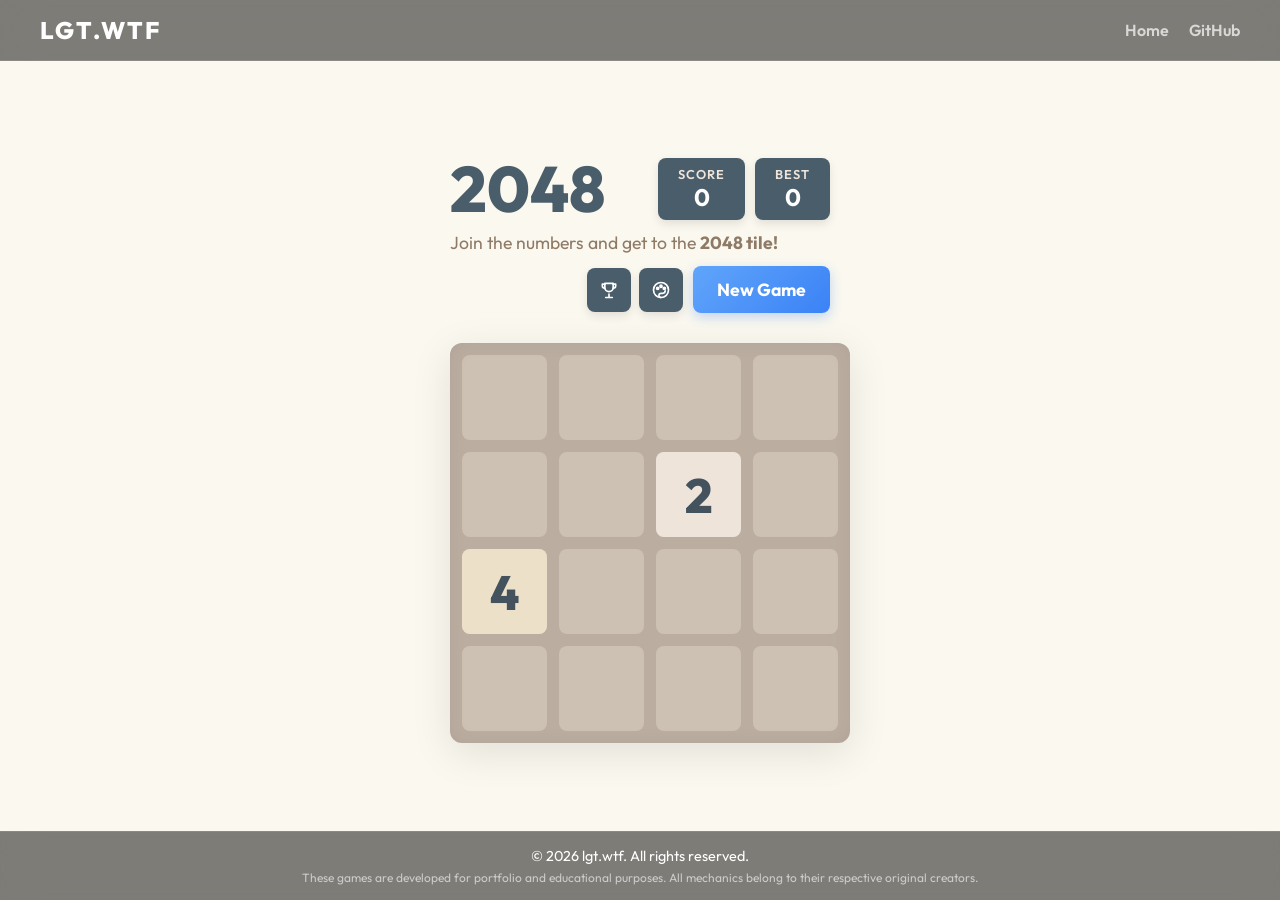
<file: game/2048/index.html>
<!DOCTYPE html>
<html lang="en">
<head>
    <meta charset="UTF-8">
    <meta name="version" content="1.1.0">
    <meta name="viewport" content="width=device-width, initial-scale=1.0">
    <title>2048 Vibrant</title>
    <link href="https://fonts.googleapis.com/css2?family=Outfit:wght@400;600;700;800&display=swap" rel="stylesheet">
    <link rel="stylesheet" href="style.css">
</head>
<body>
    <div class="container">
        <header>
            <div class="header-top">
                <h1 class="title">2048</h1>
                <div class="scores">
                    <div class="score-box">
                        <span class="score-label">SCORE</span>
                        <span id="score" class="score-value">0</span>
                    </div>
                    <div class="score-box">
                        <span class="score-label">BEST</span>
                        <span id="best-score" class="score-value">0</span>
                    </div>
                </div>
            </div>
            <div class="header-bottom">
                <p class="desc">Join the numbers and get to the <strong>2048 tile!</strong></p>
                <div class="actions">
                    <span data-lgt-kit></span>
                    <button id="restart-btn" class="primary-btn">New Game</button>
                </div>
            </div>
        </header>

        <main class="game-container">
            <div class="grid-bg" id="grid-bg">
                <!-- Injected by JS -->
            </div>
            <div class="tile-container" id="tile-container">
                <!-- Tiles injected by JS -->
            </div>
            <div class="game-message hidden" id="game-message">
                <h2 id="msg-text">Game Over!</h2>
                <p id="msg-sub" class="msg-sub hidden"></p>
                <div class="msg-actions">
                    <button id="retry-btn" class="primary-btn">Try again</button>
                    <button class="primary-btn hidden" id="keep-playing-btn">Keep going</button>
                </div>
            </div>
        </main>
    </div>

    <script src="/shared/lgt-kit.js"></script>
    <script src="js/game.js"></script>
    <script src="/shared/layout.js"></script>
</body>
</html>
</file>
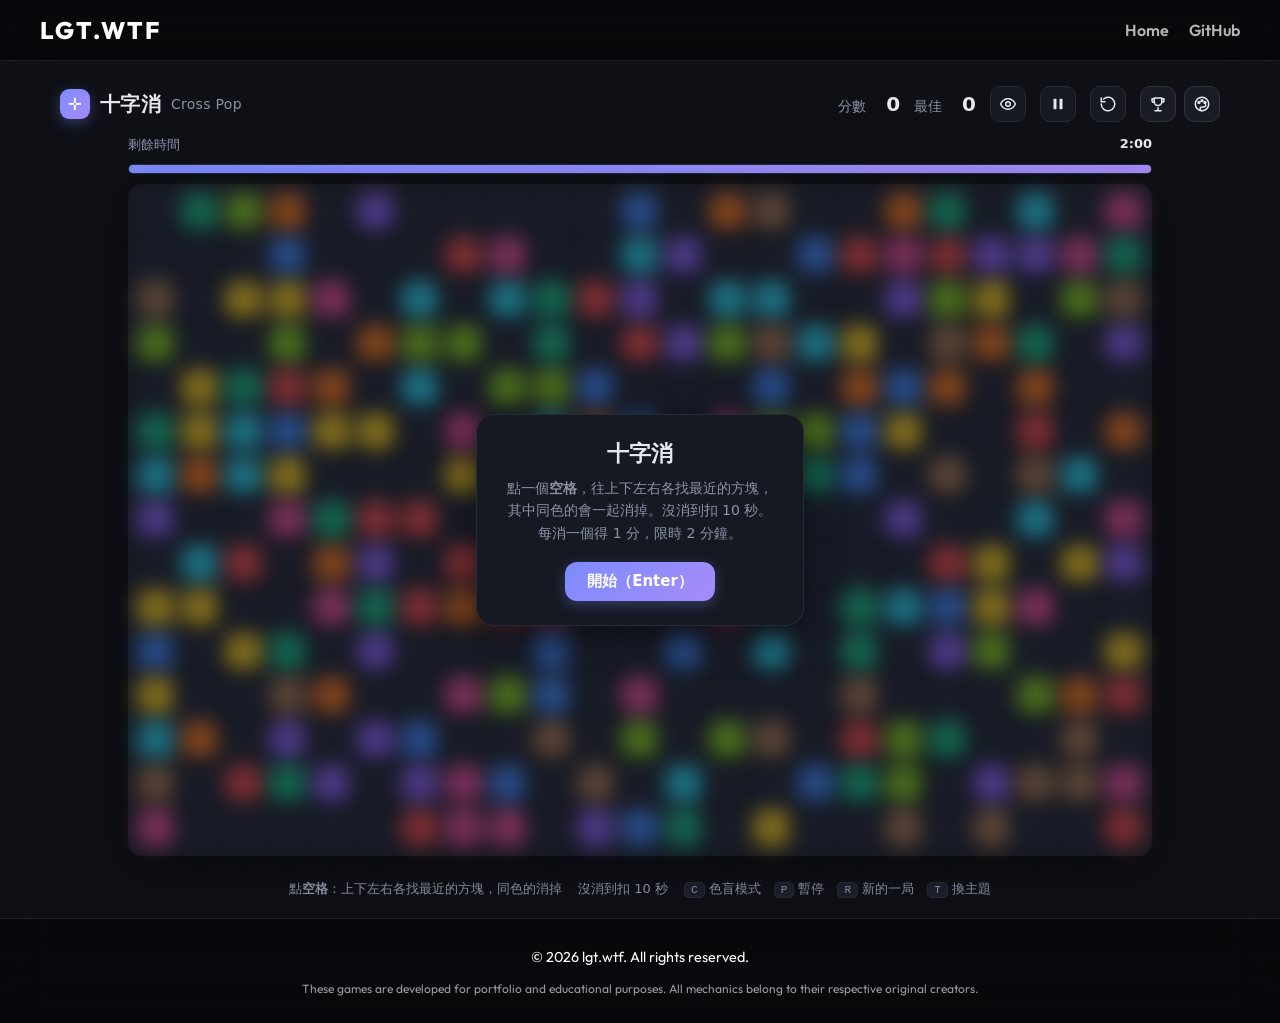
<file: game/cross-pop/index.html>
<!DOCTYPE html>
<html lang="zh-Hant">
<head>
<meta charset="utf-8">
<meta name="version" content="1.2.0">
<meta name="viewport" content="width=device-width,initial-scale=1,maximum-scale=1">
<title>十字消 · Cross Pop</title>
<link rel="preconnect" href="https://fonts.googleapis.com">
<link rel="stylesheet" href="https://fonts.googleapis.com/css2?family=Archivo+Black&display=swap">
<style>
:root{
  --bg:#0e1016;--panel:#161922;--panel2:#1c202b;--border:#262b38;
  --slot:#1d2130;--slothover:#2d3550;
  --accent:#7c8cff;--accent2:#a78bfa;--err:#ff6b7a;--ok:#5fd3a0;--warn:#ffb454;
  --text:#e6e8ee;--muted:#8b93a7;--shadow:0 10px 40px rgba(0,0,0,.45);
  --k0:#ef4444;--k1:#f97316;--k2:#facc15;--k3:#84cc16;--k4:#10b981;--k5:#22d3ee;--k6:#3b82f6;--k7:#8b5cf6;--k8:#ec4899;--k9:#a8744a;
}
:root[data-theme="light"]{
  --bg:#eef0f6;--panel:#ffffff;--panel2:#f5f6fa;--border:#e1e4ec;
  --slot:#eceef4;--slothover:#d5dbf5;
  --accent:#4f5bff;--accent2:#8b5cf6;--err:#e5354a;--ok:#139a63;--warn:#c77700;
  --text:#1b2133;--muted:#6b7389;--shadow:0 10px 40px rgba(30,40,80,.12);
  --k0:#e53935;--k1:#f57c00;--k2:#f2c200;--k3:#7cb342;--k4:#00a37a;--k5:#00acc1;--k6:#2f6fe4;--k7:#7e57c2;--k8:#e0457b;--k9:#8d6e63;
}
*{box-sizing:border-box}
html,body{margin:0;min-height:100%}
body{background:var(--bg);color:var(--text);font-family:ui-rounded,"SF Pro Rounded",system-ui,-apple-system,"PingFang TC","Noto Sans TC",sans-serif;
  -webkit-font-smoothing:antialiased;user-select:none;-webkit-user-select:none;-webkit-touch-callout:none;-webkit-tap-highlight-color:transparent;transition:background .25s}
button{font:inherit;color:inherit;cursor:pointer;border:0;background:none}
.app{max-width:1200px;margin:0 auto;padding:16px 20px 20px;display:flex;flex-direction:column;gap:14px}
header{display:flex;align-items:center;gap:14px;flex-wrap:wrap}
.logo{display:flex;align-items:center;gap:10px;font-weight:700;font-size:20px;letter-spacing:.3px}
.logo .mark{width:30px;height:30px;border-radius:9px;background:linear-gradient(135deg,var(--accent),var(--accent2));display:grid;place-items:center;color:#fff;font-size:17px;font-weight:800;box-shadow:0 4px 14px rgba(124,140,255,.35)}
.logo .en{color:var(--muted);font-weight:500;font-size:14px}
.spacer{flex:1}
.stat{display:flex;align-items:baseline;gap:6px;font-variant-numeric:tabular-nums;color:var(--muted);font-size:14px}
.stat b{color:var(--text);font-weight:700;font-size:20px;min-width:2ch;text-align:right}
.iconbtn{width:36px;height:36px;border-radius:10px;display:grid;place-items:center;background:var(--panel);border:1px solid var(--border);transition:.15s}
.iconbtn:hover{border-color:var(--accent)}
.iconbtn.on{border-color:var(--accent);color:var(--accent)}
.iconbtn svg{width:18px;height:18px}
.primary{padding:10px 22px;border-radius:12px;background:linear-gradient(135deg,var(--accent),var(--accent2));color:#fff;font-weight:600;font-size:15px;box-shadow:0 4px 14px rgba(124,140,255,.3)}
.primary:hover{filter:brightness(1.08)}

main{display:flex;justify-content:center}
.wrap{display:flex;flex-direction:column;gap:10px;padding-bottom:10px}
.timebar{position:relative;height:10px;border-radius:10px;background:var(--panel2);border:1px solid var(--border);overflow:hidden}
.timebar i{position:absolute;inset:0;transform-origin:left;background:linear-gradient(90deg,var(--accent),var(--accent2))}
.timebar.low i{background:linear-gradient(90deg,var(--err),var(--warn))}
.timebar.hit{animation:hit .45s}
@keyframes hit{30%{box-shadow:0 0 0 3px var(--err)}}
.timerow{display:flex;justify-content:space-between;font-size:13px;color:var(--muted);font-variant-numeric:tabular-nums}
.timerow b{color:var(--text)}
.timerow .low b{color:var(--err)}
.board{position:relative;display:grid;border-radius:14px;background:var(--panel);box-shadow:var(--shadow);padding:6px;box-sizing:content-box;touch-action:manipulation}
.cell{position:relative;padding:calc(var(--cell)*.06)}
.cell::before{content:"";position:absolute;inset:calc(var(--cell)*.06);border-radius:24%;background:var(--slot);transition:background .1s}
.board.live .cell.empty{cursor:pointer}
@media (hover:hover){.board.live .cell.empty:hover::before{background:var(--slothover)}}
.cell::before{transition:background .1s,transform .1s}
.board.live .cell.down::before{background:var(--slothover);transform:scale(.86)}
.t{position:relative;width:100%;height:100%;border-radius:24%;background:var(--c);
  box-shadow:inset 0 calc(var(--cell)*-.08) 0 rgba(0,0,0,.22),inset 0 calc(var(--cell)*.06) 0 rgba(255,255,255,.22);
  display:grid;place-items:center;color:rgba(0,0,0,.55);font-size:calc(var(--cell)*.5);line-height:1;
  transition:transform .3s cubic-bezier(.4,1.8,.5,1),opacity .25s}
.t::after{content:var(--g);display:none}
.board.cb .t::after{display:block}
.cell.empty .t{transform:scale(0);opacity:0}
.cell[data-k="0"]{--c:var(--k0);--g:"●"}.cell[data-k="1"]{--c:var(--k1);--g:"▲"}.cell[data-k="2"]{--c:var(--k2);--g:"■"}
.cell[data-k="3"]{--c:var(--k3);--g:"◆"}.cell[data-k="4"]{--c:var(--k4);--g:"★"}.cell[data-k="5"]{--c:var(--k5);--g:"+"}
.cell[data-k="6"]{--c:var(--k6);--g:"○"}.cell[data-k="7"]{--c:var(--k7);--g:"▼"}.cell[data-k="8"]{--c:var(--k8);--g:"♥\FE0E"}
.cell[data-k="9"]{--c:var(--k9);--g:"×"}
.ray{position:absolute;pointer-events:none;border-radius:4px;background:var(--c);opacity:.9;animation:ray .45s ease-out forwards;z-index:2}
@keyframes ray{to{opacity:0}}
.miss{position:absolute;pointer-events:none;border-radius:24%;border:3px solid var(--err);animation:miss .5s ease-out forwards;z-index:3}
@keyframes miss{0%{transform:scale(.6);opacity:1}100%{transform:scale(1.4);opacity:0}}
.float{position:absolute;pointer-events:none;font-weight:800;font-size:20px;animation:up .8s ease-out forwards;z-index:4;text-shadow:0 2px 8px rgba(0,0,0,.35)}
.float.good{color:var(--ok)}.float.bad{color:var(--err)}
@keyframes up{from{transform:translate(-50%,-50%);opacity:1}to{transform:translate(-50%,-170%);opacity:0}}
.board.blur .cell{filter:blur(10px);opacity:.45}
.cover{position:absolute;inset:0;display:none;place-items:center;z-index:5;text-align:center}
.cover.show{display:grid}
.cover .card{background:var(--panel);border:1px solid var(--border);border-radius:18px;padding:24px 30px;box-shadow:var(--shadow);min-width:260px;max-width:90%}
.cover h2{margin:0 0 8px;font-size:22px}
.cover p{margin:4px 0;color:var(--muted);font-size:14px;line-height:1.6}
.cover .big{font-size:48px;font-weight:800;font-variant-numeric:tabular-nums;margin:6px 0 2px;color:var(--text)}
.cover .rec{color:var(--warn);font-weight:700}
.cover .primary{margin-top:14px}
.hint{text-align:center;font-size:13px;color:var(--muted);display:flex;flex-wrap:wrap;justify-content:center;gap:4px 16px}
kbd{font-family:ui-monospace,SFMono-Regular,Menlo,monospace;font-size:11px;padding:1px 6px;border-radius:5px;border:1px solid var(--border);background:var(--panel2);color:var(--muted)}
/* ---------- neubrutalism theme ---------- */
:root[data-theme="neo"]{--bg:#c9b8ff;--panel:#ffffff;--panel2:#f1ecff;--border:#111;--text:#111;--muted:#2e2a45;
  --accent:#3a49e6;--accent2:#3a49e6;--err:#e8283c;--ok:#0f8a4f;--warn:#b35f00;--shadow:6px 6px 0 #111}
:root[data-theme="neo"] .logo,:root[data-theme="neo"] .cover h2,:root[data-theme="neo"] .stat b,:root[data-theme="neo"] .timerow b{font-family:"Archivo Black","Noto Sans TC","PingFang TC",sans-serif;font-weight:400}
[data-theme="neo"] .logo .mark{background:#ff70a6;color:#111;border:2.5px solid #111;border-radius:8px;box-shadow:2px 2px 0 #111}
[data-theme="neo"] .iconbtn{background:#fff;border:2.5px solid #111;border-radius:8px;box-shadow:3px 3px 0 #111;transition:transform .08s,box-shadow .08s}
[data-theme="neo"] .iconbtn:hover{border-color:#111;transform:translate(-1px,-1px);box-shadow:4px 4px 0 #111}
[data-theme="neo"] .iconbtn:active{transform:translate(2px,2px);box-shadow:1px 1px 0 #111}
[data-theme="neo"] .iconbtn.on{background:#ffe14d;color:#111;border-color:#111}
[data-theme="neo"] .primary{background:#ffe14d;color:#111;border:3px solid #111;border-radius:8px;box-shadow:4px 4px 0 #111;font-family:"Archivo Black","Noto Sans TC","PingFang TC",sans-serif;font-weight:400;transition:transform .08s,box-shadow .08s}
[data-theme="neo"] .primary:hover{filter:none;transform:translate(-1px,-1px);box-shadow:5px 5px 0 #111}
[data-theme="neo"] .primary:active{transform:translate(2px,2px);box-shadow:2px 2px 0 #111}
[data-theme="neo"] .timebar{height:16px;border:3px solid #111;border-radius:6px;background:#fff}
[data-theme="neo"] .timebar i{background:#4cc9f0}
[data-theme="neo"] .timebar.low i{background:#ff5c5c}
[data-theme="neo"] .board{border:3px solid #111;border-radius:12px;background:#f1ecff;box-shadow:6px 6px 0 #111}
[data-theme="neo"] .cover .card{border:3px solid #111;border-radius:12px;box-shadow:8px 8px 0 #111}
[data-theme="neo"] .cover .rec{color:#c2410c}
[data-theme="neo"] kbd{border:1.5px solid #111;background:#fff;color:#111}
:root[data-theme="neo"]{--k0:#ff5c5c;--k1:#ff9f1c;--k2:#ffe14d;--k3:#a3e635;--k4:#2ec4b6;--k5:#4cc9f0;--k6:#4361ee;--k7:#9d4edd;--k8:#ff70a6;--k9:#a0662f;--slot:transparent;--slothover:#fff}
[data-theme="neo"] .t{border:max(2px,calc(var(--cell)*.06)) solid #111;border-radius:5px;box-shadow:2px 2px 0 #111;color:rgba(0,0,0,.75)}
[data-theme="neo"] .cell::before{border:2px dashed rgba(17,17,17,.18);border-radius:5px}
[data-theme="neo"] .board.live .cell.down::before{background:#ffe14d;border:2px solid #111}
[data-theme="neo"] .ray{box-shadow:0 0 0 2px #111}
[data-theme="neo"] .miss{border-width:4px}
[data-theme="neo"] .float{font-family:"Archivo Black",sans-serif;font-weight:400;text-shadow:2px 2px 0 #111}
[data-theme="neo"] .float.good{color:#7cf29a}[data-theme="neo"] .float.bad{color:#ff5c5c}
html body #global-footer{position:static}
html body{padding-bottom:0!important}
@media (max-width:600px){header{gap:8px;flex-wrap:nowrap}.logo{font-size:17px;white-space:nowrap}.stat{white-space:nowrap}.iconbtn{width:32px;height:32px;flex:none}.stat{font-size:12px;gap:4px}.stat b{font-size:17px}.logo .en{display:none}.app{padding:12px 10px}.hint .k{display:none}}
@media (max-width:400px){.stat.best{display:none}.logo{font-size:0;gap:0}}
</style>
</head>
<body>
<div class="app">
  <header>
    <div class="logo"><div class="mark">✛</div>十字消 <span class="en">Cross Pop</span></div>
    <div class="spacer"></div>
    <div class="stat">分數 <b id="score">0</b></div>
    <div class="stat best">最佳 <b id="best">0</b></div>
    <button class="iconbtn" id="cbBtn" title="色盲模式：方塊加上圖形 (C)"><svg viewBox="0 0 24 24" fill="none" stroke="currentColor" stroke-width="2" stroke-linecap="round" stroke-linejoin="round"><path d="M2 12s3.5-7 10-7 10 7 10 7-3.5 7-10 7S2 12 2 12z"/><circle cx="12" cy="12" r="3"/></svg></button>
    <button class="iconbtn" id="pauseBtn" title="暫停 (P)"><svg viewBox="0 0 24 24" fill="currentColor"><rect x="6" y="5" width="4" height="14" rx="1"/><rect x="14" y="5" width="4" height="14" rx="1"/></svg></button>
    <button class="iconbtn" id="restartBtn" title="新的一局 (R)"><svg viewBox="0 0 24 24" fill="none" stroke="currentColor" stroke-width="2" stroke-linecap="round" stroke-linejoin="round"><path d="M3 12a9 9 0 1 0 3-6.7"/><path d="M3 4v5h5"/></svg></button>
    <span data-lgt-kit></span>
  </header>
  <main>
    <div class="wrap">
      <div class="timerow"><span>剩餘時間</span><span id="timeTxtWrap"><b id="timeTxt">2:00</b></span></div>
      <div class="timebar" id="timebar"><i id="timeFill"></i></div>
      <div class="board blur" id="board">
        <div class="cover show" id="cover"><div class="card" id="coverCard"></div></div>
      </div>
    </div>
  </main>
  <div class="hint">
    <span>點<b>空格</b>：上下左右各找最近的方塊，同色的消掉</span>
    <span>沒消到扣 10 秒</span>
    <span class="k"><kbd>C</kbd> 色盲模式　<kbd>P</kbd> 暫停　<kbd>R</kbd> 新的一局　<kbd>T</kbd> 換主題</span>
  </div>
</div>
<script src="/shared/lgt-kit.js"></script>
<script>
'use strict';
const COLS=23,ROWS=15,COLORS=10,PER=20,TOTAL=COLORS*PER,LIMIT=120000,PENALTY=10000,KEY='cross-pop';
const $=s=>document.querySelector(s);
const board=$('#board'),cover=$('#cover'),coverCard=$('#coverCard');
const opts=Object.assign({theme:'dark',best:0,cb:false},readJSON(KEY+'-opts'));
function readJSON(k){try{return JSON.parse(localStorage.getItem(k)||'{}')}catch(e){return {}}}
function saveOpts(){try{localStorage.setItem(KEY+'-opts',JSON.stringify(opts))}catch(e){}}
LGT.init({game:'cross-pop',title:'十字消',themes:['dark','light','neo'],buttonClass:'iconbtn',legacyTheme:opts.theme,records:{kind:'score',legacyBest:opts.best}});
addEventListener('lgt:records-open',()=>pause());

let grid=new Int8Array(ROWS*COLS),cells=[],score=0,state='idle',used=0,penalty=0,segStart=0,transposed=false,cellPx=36;

/* ---------- board ---------- */
function shuffle(a){for(let i=a.length-1;i>0;i--){const j=Math.floor(Math.random()*(i+1));[a[i],a[j]]=[a[j],a[i]]}return a}
function newBoard(){
  grid.fill(-1);
  const spots=shuffle([...Array(ROWS*COLS).keys()]).slice(0,TOTAL);
  const colors=shuffle(Array.from({length:TOTAL},(_,i)=>i%COLORS));
  spots.forEach((p,i)=>grid[p]=colors[i]);
}
function build(){
  cells.forEach(c=>c.remove());cells=[];
  for(let i=0;i<ROWS*COLS;i++){const d=document.createElement('div');d.className='cell';d.dataset.i=i;d.innerHTML='<div class="t"></div>';board.appendChild(d);cells.push(d)}
}
function paint(){cells.forEach((d,i)=>{const k=grid[i];d.classList.toggle('empty',k<0);if(k>=0)d.dataset.k=k})}
function layout(){
  transposed=innerWidth<innerHeight&&innerWidth<760;
  const sc=transposed?ROWS:COLS,sr=transposed?COLS:ROWS;
  const app=$('.app'),cs=getComputedStyle(app);
  const appW=app.clientWidth-parseFloat(cs.paddingLeft)-parseFloat(cs.paddingRight)-12;
  const top=board.getBoundingClientRect().top+scrollY;
  const availH=innerHeight-top-56;
  cellPx=Math.max(16,Math.floor(Math.min(appW/sc,availH/sr,48)));
  board.style.setProperty('--cell',cellPx+'px');
  board.style.gridTemplateColumns=`repeat(${sc},${cellPx}px)`;
  board.style.gridTemplateRows=`repeat(${sr},${cellPx}px)`;
  cells.forEach((d,i)=>{const r=i/COLS|0,c=i%COLS;d.style.gridRow=(transposed?c:r)+1;d.style.gridColumn=(transposed?r:c)+1});
}
// centre of a logical cell in board pixels (board has 6px padding)
function centre(i){const r=i/COLS|0,c=i%COLS,x=transposed?r:c,y=transposed?c:r;return {x:6+(x+.5)*cellPx,y:6+(y+.5)*cellPx}}

/* ---------- rules ---------- */
const DIRS=[[-1,0],[1,0],[0,-1],[0,1]];
function nearest(i){
  const out=[],r0=i/COLS|0,c0=i%COLS;
  for(const [dr,dc] of DIRS){let r=r0+dr,c=c0+dc;
    while(r>=0&&r<ROWS&&c>=0&&c<COLS){if(grid[r*COLS+c]>=0){out.push(r*COLS+c);break}r+=dr;c+=dc}}
  return out;
}
function matches(i){
  const nb=nearest(i),cnt={};nb.forEach(j=>cnt[grid[j]]=(cnt[grid[j]]||0)+1);
  return nb.filter(j=>cnt[grid[j]]>=2);
}
function anyMove(){for(let i=0;i<grid.length;i++)if(grid[i]<0&&matches(i).length)return true;return false}

// press marks the cell; the move fires on release over the same cell (slide off to cancel).
// Touch and pen pointers are implicitly captured, so read the cell under the release point instead of e.target.
let pressed=-1;
function cellAt(x,y){const d=document.elementFromPoint(x,y)?.closest('.cell');return d&&board.contains(d)?+d.dataset.i:-1}
function press(i){if(pressed>=0)cells[pressed].classList.remove('down');pressed=i;if(i>=0)cells[i].classList.add('down')}
board.addEventListener('pointerdown',e=>{
  if(state!=='run'||e.button>0)return;
  const i=cellAt(e.clientX,e.clientY);if(i<0||grid[i]>=0)return; // tapping a tile does nothing
  e.preventDefault();press(i);
});
addEventListener('pointermove',e=>{if(pressed>=0&&cellAt(e.clientX,e.clientY)!==pressed)cells[pressed].classList.remove('down');
  else if(pressed>=0)cells[pressed].classList.add('down')});
addEventListener('pointerup',e=>{if(pressed<0)return;const p=pressed,i=cellAt(e.clientX,e.clientY);press(-1);if(i===p&&state==='run')play(i)});
addEventListener('pointercancel',()=>press(-1));
function play(i){
  const hit=matches(i),o=centre(i);
  if(hit.length){
    hit.forEach(j=>{ray(o,centre(j),grid[j]);grid[j]=-1;cells[j].classList.add('empty')});
    score+=hit.length;hud();floatText('+'+hit.length,o,'good');
    if(score===TOTAL)end('clear');else if(!anyMove())end('stuck');
  }else{
    penalty+=PENALTY;floatText('−10 秒',o,'bad');
    const m=document.createElement('div');m.className='miss';
    Object.assign(m.style,{left:o.x-cellPx/2+'px',top:o.y-cellPx/2+'px',width:cellPx+'px',height:cellPx+'px'});
    board.appendChild(m);setTimeout(()=>m.remove(),500);
    const tb=$('#timebar');tb.classList.remove('hit');void tb.offsetWidth;tb.classList.add('hit');
    drawTime();if(left()<=0)end('time');
  }
}
function ray(a,b,k){
  const r=document.createElement('div'),w=Math.max(3,cellPx*.12);r.className='ray';r.style.setProperty('--c',`var(--k${k})`);
  if(Math.abs(a.y-b.y)<1)Object.assign(r.style,{left:Math.min(a.x,b.x)+'px',top:a.y-w/2+'px',width:Math.abs(a.x-b.x)+'px',height:w+'px'});
  else Object.assign(r.style,{left:a.x-w/2+'px',top:Math.min(a.y,b.y)+'px',width:w+'px',height:Math.abs(a.y-b.y)+'px'});
  board.appendChild(r);setTimeout(()=>r.remove(),450);
}
function floatText(t,o,cls){const f=document.createElement('div');f.className='float '+cls;f.textContent=t;f.style.left=o.x+'px';f.style.top=o.y+'px';board.appendChild(f);setTimeout(()=>f.remove(),800)}

/* ---------- time & flow ---------- */
function left(){return Math.max(0,LIMIT-penalty-used-(state==='run'?performance.now()-segStart:0))}
function drawTime(){
  const t=left(),s=Math.ceil(t/1000),low=t<15000;
  $('#timeFill').style.transform=`scaleX(${t/LIMIT})`;
  $('#timeTxt').textContent=Math.floor(s/60)+':'+String(s%60).padStart(2,'0');
  $('#timebar').classList.toggle('low',low);$('#timeTxtWrap').classList.toggle('low',low);
}
function tick(){if(state!=='run')return;drawTime();if(left()<=0){end('time');return}requestAnimationFrame(tick)}
function hud(){$('#score').textContent=score;$('#best').textContent=LGT.best()??0}
function setCover(html){press(-1);coverCard.innerHTML=html;cover.classList.toggle('show',!!html);board.classList.toggle('blur',!!html&&state!=='over');board.classList.toggle('live',state==='run')}
function idle(){
  state='idle';used=0;penalty=0;score=0;newBoard();paint();hud();drawTime();
  setCover(`<h2>十字消</h2><p>點一個<b>空格</b>，往上下左右各找最近的方塊，<br>其中同色的會一起消掉。沒消到扣 10 秒。<br>每消一個得 1 分，限時 2 分鐘。</p><button class="primary" data-act="start">開始（Enter）</button>`);
}
function start(){if(state!=='idle'&&state!=='pause')return;state='run';segStart=performance.now();setCover('');requestAnimationFrame(tick)}
function pause(){if(state!=='run')return;used+=performance.now()-segStart;state='pause';
  setCover(`<h2>已暫停</h2><p>盤面先遮起來，回來再繼續。</p><button class="primary" data-act="start">繼續（Enter）</button>`)}
function end(why){
  if(state==='run')used+=performance.now()-segStart;
  state='over';drawTime();
  const rec=LGT.addRecord({value:score,detail:`${TOTAL} 個消了 ${score} 個`}).isBest&&score>0;hud();
  const title={time:'時間到',stuck:'沒有能消的空格了',clear:'全部清空！'}[why];
  const extra=why==='clear'?`<p>還剩 ${Math.ceil(left()/1000)} 秒</p>`:'';
  setCover(`<h2>${title}</h2><div class="big">${score}</div><p>${rec?'<span class="rec">新紀錄！</span>':'最佳 '+LGT.format(LGT.best())}　·　${TOTAL} 個中消了 ${score} 個</p>${extra}<button class="primary" data-act="again">再玩一局（Enter）</button>`);
}
cover.addEventListener('click',e=>{const a=e.target.closest('[data-act]');if(!a)return;if(a.dataset.act==='start')start();else{idle();start()}});
$('#pauseBtn').onclick=()=>state==='run'?pause():start();
$('#restartBtn').onclick=idle;
$('#cbBtn').onclick=()=>{opts.cb=!opts.cb;applyOpts();saveOpts()};
function applyOpts(){board.classList.toggle('cb',opts.cb);$('#cbBtn').classList.toggle('on',opts.cb)}
addEventListener('keydown',e=>{
  if(e.metaKey||e.ctrlKey||e.altKey||LGT.isOpen())return;
  const k=e.key.toLowerCase();
  if(k==='enter'||k===' '){e.preventDefault();if(state==='over'){idle();start()}else if(state!=='run')start()}
  else if(k==='p'||k==='escape'){state==='run'?pause():state==='pause'&&start()}
  else if(k==='r')idle();
  else if(k==='c')$('#cbBtn').click();
  else if(k==='t')LGT.cycleTheme();
});
document.addEventListener('visibilitychange',()=>{if(document.hidden)pause()});
addEventListener('blur',pause);
addEventListener('resize',layout);
addEventListener('load',layout);
document.addEventListener('DOMContentLoaded',()=>setTimeout(layout,0));

applyOpts();build();idle();layout();
</script>
<script src="/shared/layout.js"></script>
</body>
</html>
</file>
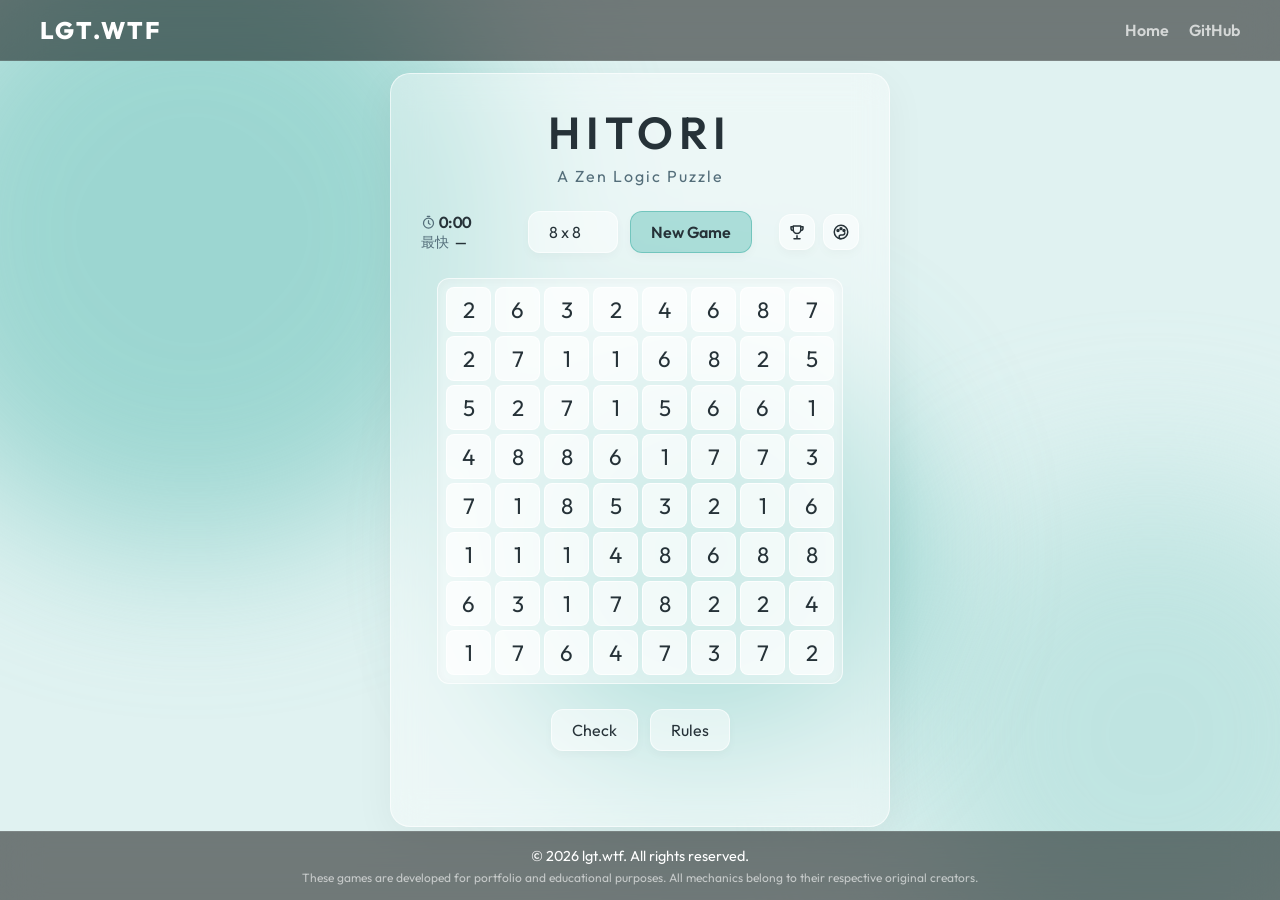
<file: game/hitori/index.html>
<!DOCTYPE html>
<html lang="en">
<head>
    <meta charset="UTF-8">
    <meta name="version" content="1.1.0">
    <meta name="viewport" content="width=device-width, initial-scale=1.0">
    <title>Zen Hitori</title>
    <link href="https://fonts.googleapis.com/css2?family=Outfit:wght@300;400;600&display=swap" rel="stylesheet">
    <link rel="stylesheet" href="style.css">
</head>
<body>
    <div class="bg-layer">
        <div class="glow-orb orb-1"></div>
        <div class="glow-orb orb-2"></div>
        <div class="glow-orb orb-3"></div>
    </div>
    
    <div class="container glass-panel">
        <header>
            <h1>HITORI</h1>
            <p class="subtitle">A Zen Logic Puzzle</p>
        </header>
        
        <div class="controls">
            <div class="hud">
                <span class="hud-time" title="用時"><svg viewBox="0 0 24 24" fill="none" stroke="currentColor" stroke-width="2" stroke-linecap="round" aria-hidden="true"><circle cx="12" cy="13" r="8"/><path d="M12 9v4l2.5 2M10 2h4"/></svg><b id="hud-time">0:00</b></span>
                <span class="hud-best">最快 <b id="hud-best">—</b></span>
            </div>
            <select id="size-select" class="glass-btn">
                <option value="5">5 x 5</option>
                <option value="6">6 x 6</option>
                <option value="8" selected>8 x 8</option>
            </select>
            <button id="new-game-btn" class="glass-btn primary">New Game</button>
            <span class="hud-kit" data-lgt-kit></span>
        </div>
        
        <div class="board-wrapper">
            <!-- Grid generated by JS -->
            <div id="game-board" class="hitori-grid"></div>
        </div>
        
        <div class="actions">
            <button id="check-btn" class="glass-btn">Check</button>
            <button id="hint-btn" class="glass-btn">Rules</button>
        </div>
        
        <div id="status-message" class="status hidden"></div>
    </div>
    
    <!-- Modal for rules -->
    <div id="rules-modal" class="modal hidden">
        <div class="modal-content glass-panel">
            <h2>How to Play</h2>
            <ul>
                <li><strong>No Duplicates:</strong> Unshaded rows and columns cannot have repeating numbers.</li>
                <li><strong>No Touching:</strong> Shaded squares cannot share an edge (no orthogonal adjacency).</li>
                <li><strong>Connected Path:</strong> All unshaded squares must connect to each other in a continuous group.</li>
            </ul>
            <p><strong>Controls:</strong></p>
            <ul>
                <li><strong>Left Click:</strong> Shade / Unshade a cell.</li>
                <li><strong>Right Click:</strong> Circle a cell to mark it as safe.</li>
            </ul>
            <button id="close-rules-btn" class="glass-btn primary">Got it</button>
        </div>
    </div>

    <!-- Scripts -->
    <script src="/shared/lgt-kit.js"></script>
    <script>
        LGT.init({
            game: 'hitori',
            title: 'Hitori',
            themes: ['original', 'dark', 'light', 'neo'],
            swatch: 'linear-gradient(135deg,#e0f2f1 50%,#4db6ac 50%)',
            records: {
                kind: 'time',
                variants: [{ id: '5', label: '5 × 5' }, { id: '6', label: '6 × 6' }, { id: '8', label: '8 × 8' }]
            }
        });
    </script>
    <script src="js/generator.js"></script>
    <script src="js/game.js"></script>
    <script src="/shared/layout.js"></script>
</body>
</html>
</file>
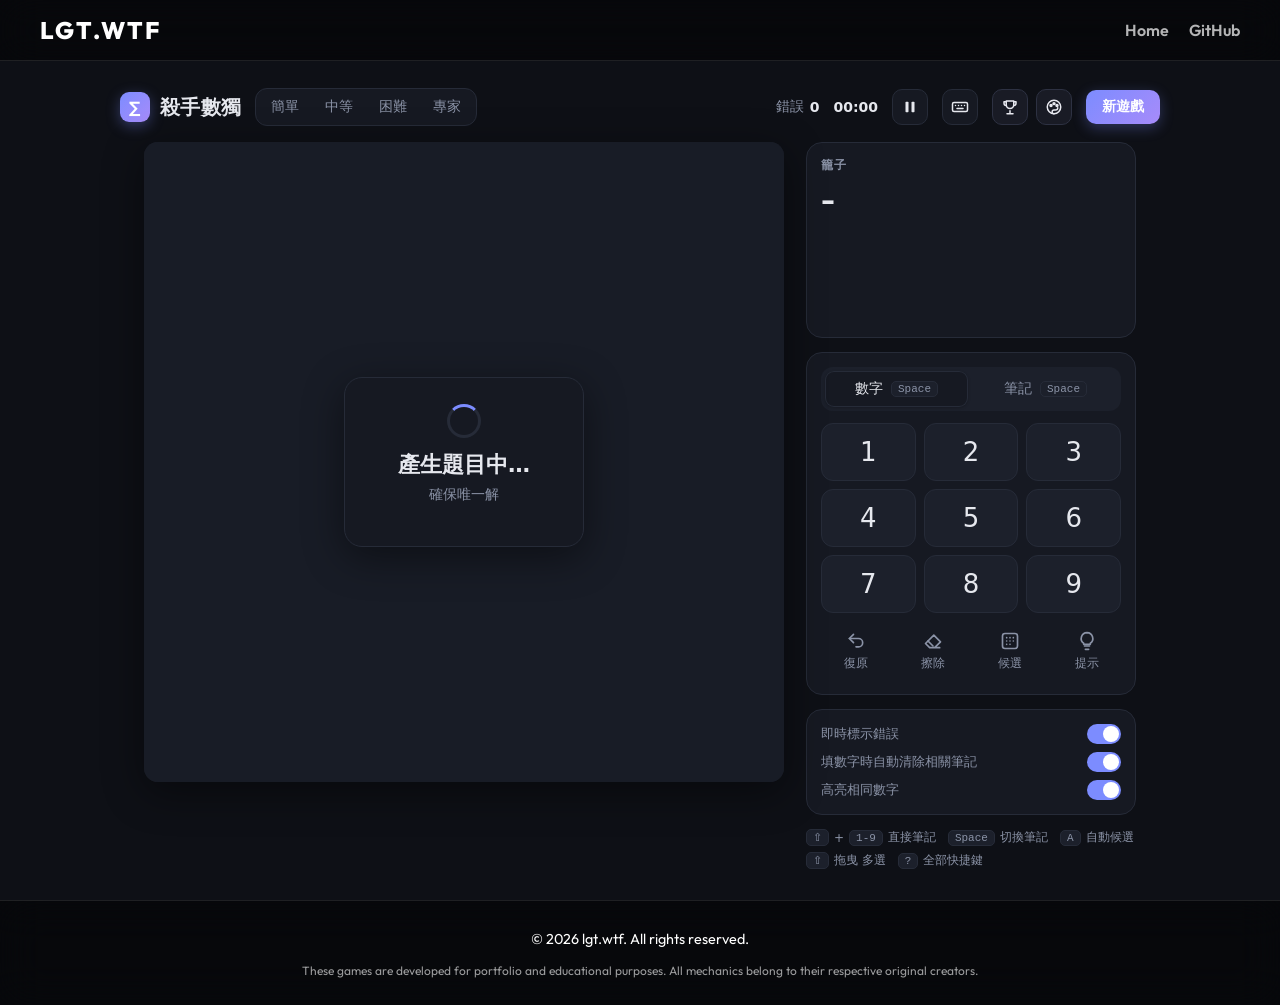
<file: game/killer-sudoku/index.html>
<!DOCTYPE html>
<html lang="zh-Hant">
<head>
<meta charset="utf-8">
<meta name="version" content="1.1.0">
<meta name="viewport" content="width=device-width,initial-scale=1,maximum-scale=1">
<title>殺手數獨 · Killer Sudoku</title>
<link rel="preconnect" href="https://fonts.googleapis.com">
<link rel="stylesheet" href="https://fonts.googleapis.com/css2?family=Archivo+Black&display=swap">
<style>
:root{
  --bg:#0e1016;--panel:#161922;--panel2:#1c202b;--border:#262b38;
  --cell:#181c26;--peer:#1f2431;--cagehl:#1d2333;--same:#2a3557;--sel:#34407a;--selmulti:#2d3768;
  --thin:#2a3040;--thick:#7d869c;--cage:#6a7389;--sum:#c4cbdb;
  --given:#eef0f5;--user:#8fb0ff;--note:#9aa3b8;--hit:#ffd479;
  --accent:#7c8cff;--accent2:#a78bfa;--err:#ff6b7a;--errbg:#3a1f28;--ok:#5fd3a0;
  --text:#e6e8ee;--muted:#8b93a7;--shadow:0 10px 40px rgba(0,0,0,.45);
}
:root[data-theme="light"]{
  --bg:#eef0f6;--panel:#ffffff;--panel2:#f5f6fa;--border:#e1e4ec;
  --cell:#ffffff;--peer:#eef1f8;--cagehl:#f0f3fb;--same:#d7defb;--sel:#b9c6fd;--selmulti:#cbd5fd;
  --thin:#d8dce6;--thick:#323a4f;--cage:#8790a5;--sum:#2f364a;
  --given:#1b2133;--user:#3d5afe;--note:#566078;--hit:#c77700;
  --accent:#4f5bff;--accent2:#8b5cf6;--err:#e5354a;--errbg:#fde3e6;--ok:#139a63;
  --text:#1b2133;--muted:#6b7389;--shadow:0 10px 40px rgba(30,40,80,.12);
}
*{box-sizing:border-box}
html,body{margin:0;height:100%}
body{background:var(--bg);color:var(--text);font-family:ui-rounded,"SF Pro Rounded",system-ui,-apple-system,"PingFang TC","Noto Sans TC",sans-serif;
  -webkit-font-smoothing:antialiased;user-select:none;-webkit-user-select:none;transition:background .25s}
button{font:inherit;color:inherit;cursor:pointer;border:0;background:none}
.app{max-width:1080px;margin:0 auto;padding:18px 20px 28px;display:flex;flex-direction:column;gap:16px;min-height:100%}
header{display:flex;align-items:center;gap:14px;flex-wrap:wrap}
.logo{display:flex;align-items:center;gap:10px;font-weight:700;font-size:20px;letter-spacing:.3px}
.logo .mark{width:30px;height:30px;border-radius:9px;background:linear-gradient(135deg,var(--accent),var(--accent2));display:grid;place-items:center;color:#fff;font-size:16px;box-shadow:0 4px 14px rgba(124,140,255,.35)}
.diffs{display:flex;background:var(--panel);border:1px solid var(--border);border-radius:12px;padding:3px;gap:2px}
.diffs button{padding:6px 12px;border-radius:9px;font-size:14px;color:var(--muted);transition:.15s}
.diffs button.on{background:var(--panel2);color:var(--text);box-shadow:inset 0 0 0 1px var(--border)}
.diffs button:hover{color:var(--text)}
.spacer{flex:1}
.stat{display:flex;align-items:center;gap:6px;font-variant-numeric:tabular-nums;color:var(--muted);font-size:14px}
.stat b{color:var(--text);font-weight:600}
.stat.best[hidden]{display:none}
.iconbtn{width:36px;height:36px;border-radius:10px;display:grid;place-items:center;background:var(--panel);border:1px solid var(--border);transition:.15s}
.iconbtn:hover{border-color:var(--accent)}
.iconbtn svg{width:18px;height:18px}
.primary{padding:8px 16px;border-radius:10px;background:linear-gradient(135deg,var(--accent),var(--accent2));color:#fff;font-weight:600;font-size:14px;box-shadow:0 4px 14px rgba(124,140,255,.3)}
.primary:hover{filter:brightness(1.08)}

main{display:flex;gap:22px;align-items:flex-start;justify-content:center}
.boardwrap{position:relative;flex:none}
.board{--size:min(calc(100vw - 40px),calc(100vh - 120px - var(--chrome,0px)),640px);width:var(--size);height:var(--size);position:relative;
  border-radius:14px;overflow:hidden;box-shadow:var(--shadow);background:var(--cell);touch-action:none;container-type:size}
.cells{position:absolute;inset:0;display:grid;grid-template-columns:repeat(9,1fr);grid-template-rows:repeat(9,1fr)}
.cell{position:relative;background:var(--cell);display:grid;place-items:center;cursor:pointer;transition:background .08s}
.cell.cagehl{background:var(--cagehl)}
.cell.peer{background:var(--peer)}
.cell.same{background:var(--same)}
.cell.sel{background:var(--selmulti)}
.cell.cur{background:var(--sel)}
.cell.err .v{color:var(--err)}
.cell.err.wrong{background:var(--errbg)}
.v{font-size:6.2cqw;font-weight:500;color:var(--user);line-height:1}
.cell.given .v{color:var(--given);font-weight:600}
.cell.hinted .v{color:var(--ok)}
.notes{position:absolute;inset:23% 7% 5% 7%;display:grid;grid-template-columns:repeat(3,1fr);grid-template-rows:repeat(3,1fr)}
.notes i{font-style:normal;font-size:2.15cqw;color:var(--note);display:grid;place-items:center;line-height:1;font-weight:500;opacity:0}
.notes i.on{opacity:1}
.notes i.hit{color:var(--hit);font-weight:700}
.overlay-svg{position:absolute;inset:0;width:100%;height:100%;pointer-events:none}
.board.paused .cells,.board.paused svg{filter:blur(14px);opacity:.5}
.cover{position:absolute;inset:0;display:none;place-items:center;z-index:5;text-align:center}
.cover.show{display:grid}
.cover .card{background:var(--panel);border:1px solid var(--border);border-radius:18px;padding:26px 30px;box-shadow:var(--shadow);min-width:240px}
.cover h2{margin:0 0 6px;font-size:22px}
.cover p{margin:4px 0 16px;color:var(--muted);font-size:14px}
.cover .rec{display:block;margin-bottom:4px;color:var(--hit);font-weight:700;font-size:15px}
.spin{width:34px;height:34px;border-radius:50%;border:3px solid var(--border);border-top-color:var(--accent);animation:sp 0.8s linear infinite;margin:0 auto 12px}
@keyframes sp{to{transform:rotate(360deg)}}
.board.win .cell{animation:pop .6s ease both}
@keyframes pop{40%{transform:scale(.88);background:var(--same)}}

aside{width:330px;display:flex;flex-direction:column;gap:14px}
.panel{background:var(--panel);border:1px solid var(--border);border-radius:16px;padding:14px}
.panel h3{margin:0 0 10px;font-size:12px;letter-spacing:1px;text-transform:uppercase;color:var(--muted);font-weight:600;display:flex;justify-content:space-between}
.cageinfo{display:flex;align-items:baseline;gap:10px;margin-bottom:10px;white-space:nowrap;overflow:hidden}
.cageinfo .big{font-size:28px;font-weight:700;font-variant-numeric:tabular-nums}
.cageinfo .small{color:var(--muted);font-size:13px}
/* fixed height (3 rows fits the max of 12 combos) so the panels below never shift */
.combos{display:flex;flex-wrap:wrap;align-content:flex-start;gap:6px;height:96px;overflow:auto}
.combo{padding:4px 8px;border-radius:8px;background:var(--panel2);border:1px solid var(--border);font-size:13px;line-height:18px;letter-spacing:1px;font-variant-numeric:tabular-nums}
.combo.dead{opacity:.3;text-decoration:line-through}
.combo.only{border-color:var(--accent);color:var(--accent)}
.modes{display:grid;grid-template-columns:1fr 1fr;gap:6px;background:var(--panel2);padding:4px;border-radius:12px;margin-bottom:12px}
.modes button{padding:9px;border-radius:9px;font-size:14px;color:var(--muted);display:flex;align-items:center;justify-content:center;gap:8px}
.modes button.on{background:var(--panel);color:var(--text);box-shadow:0 1px 3px rgba(0,0,0,.2),inset 0 0 0 1px var(--border)}
.modes button.on.note{color:var(--accent)}
kbd{font-family:ui-monospace,SFMono-Regular,Menlo,monospace;font-size:11px;padding:1px 6px;border-radius:5px;border:1px solid var(--border);background:var(--panel2);color:var(--muted)}
.pad{display:grid;grid-template-columns:repeat(3,1fr);gap:8px}
.pad button{position:relative;height:58px;border-radius:12px;background:var(--panel2);border:1px solid var(--border);font-size:26px;font-weight:500;transition:.1s;color:var(--text)}
.pad button:hover{border-color:var(--accent)}
.pad button:active{transform:scale(.96)}
.pad button .cnt{position:absolute;right:7px;top:5px;font-size:11px;color:var(--muted);font-weight:500}
.pad button.done{opacity:.28}
.pad.notemode button{color:var(--accent);font-size:20px}
.actions{display:grid;grid-template-columns:repeat(4,1fr);gap:8px;margin-top:10px}
.actions button{display:flex;flex-direction:column;align-items:center;gap:4px;padding:8px 2px;border-radius:12px;font-size:12px;color:var(--muted);transition:.15s}
.actions button:hover{background:var(--panel2);color:var(--text)}
.actions svg{width:20px;height:20px}
.toggles{display:flex;flex-direction:column;gap:8px;font-size:13px}
.toggles label{display:flex;justify-content:space-between;align-items:center;cursor:pointer;color:var(--muted)}
.sw{appearance:none;width:34px;height:20px;border-radius:20px;background:var(--border);position:relative;cursor:pointer;transition:.2s;margin:0}
.sw::after{content:"";position:absolute;width:16px;height:16px;border-radius:50%;background:#fff;top:2px;left:2px;transition:.2s}
.sw:checked{background:var(--accent)}
.sw:checked::after{left:16px}
.hintbar{font-size:12px;color:var(--muted);display:flex;flex-wrap:wrap;gap:6px 12px}
.hintbar span{display:flex;align-items:center;gap:5px}
.help{position:fixed;inset:0;background:rgba(0,0,0,.45);display:none;place-items:center;z-index:100000;backdrop-filter:blur(4px)}
.help.show{display:grid}
.help .card{background:var(--panel);border:1px solid var(--border);border-radius:18px;padding:22px 26px;box-shadow:var(--shadow);width:min(560px,92vw);max-height:88vh;overflow:auto}
.help h2{margin:0 0 14px;font-size:18px}
.help table{width:100%;border-collapse:collapse;font-size:14px}
.help td{padding:6px 4px;border-bottom:1px solid var(--border)}
.help td:first-child{white-space:nowrap;width:44%}
.help .sec td{color:var(--muted);font-size:12px;letter-spacing:1px;padding-top:14px;border:0}
.toast{position:fixed;left:50%;bottom:26px;transform:translateX(-50%) translateY(20px);background:var(--panel);border:1px solid var(--border);padding:9px 16px;border-radius:12px;box-shadow:var(--shadow);font-size:14px;opacity:0;transition:.25s;pointer-events:none;z-index:30}
.toast.show{opacity:1;transform:translateX(-50%)}
/* ---------- neubrutalism theme ---------- */
:root[data-theme="neo"]{
  --bg:#c9b8ff;--panel:#ffffff;--panel2:#f1ecff;--border:#111;
  --cell:#ffffff;--peer:#ece4ff;--cagehl:#fff6c7;--same:#b6f5c8;--sel:#ffe14d;--selmulti:#fff0a0;
  --thin:#b9b0d6;--thick:#111;--cage:#111;--sum:#111;
  --given:#111;--user:#2f3fd6;--note:#3b3754;--hit:#c2410c;
  --accent:#3a49e6;--accent2:#3a49e6;--err:#e8283c;--errbg:#ffc2c8;--ok:#0f8a4f;
  --text:#111;--muted:#2e2a45;--shadow:6px 6px 0 #111;
  --neofont:"Archivo Black","Noto Sans TC","PingFang TC",sans-serif;
}
:root[data-theme="neo"] .logo,:root[data-theme="neo"] .cover h2,:root[data-theme="neo"] .help h2,:root[data-theme="neo"] .stat b,
:root[data-theme="neo"] .cageinfo .big,:root[data-theme="neo"] .pad button{font-family:var(--neofont);font-weight:400}
:root[data-theme="neo"] .logo .mark{background:#ff70a6;color:#111;border:2.5px solid #111;border-radius:8px;box-shadow:2px 2px 0 #111}
:root[data-theme="neo"] .iconbtn{background:#fff;border:2.5px solid #111;border-radius:8px;box-shadow:3px 3px 0 #111;color:#111;transition:transform .08s,box-shadow .08s}
:root[data-theme="neo"] .iconbtn:hover{border-color:#111;transform:translate(-1px,-1px);box-shadow:4px 4px 0 #111}
:root[data-theme="neo"] .iconbtn:active{transform:translate(2px,2px);box-shadow:1px 1px 0 #111}
:root[data-theme="neo"] .primary{background:#ffe14d;color:#111;border:3px solid #111;border-radius:8px;box-shadow:4px 4px 0 #111;font-family:var(--neofont);font-weight:400;transition:transform .08s,box-shadow .08s}
:root[data-theme="neo"] .primary:hover{filter:none;transform:translate(-1px,-1px);box-shadow:5px 5px 0 #111}
:root[data-theme="neo"] .primary:active{transform:translate(2px,2px);box-shadow:2px 2px 0 #111}
:root[data-theme="neo"] .diffs{background:#fff;border:2.5px solid #111;border-radius:10px;box-shadow:3px 3px 0 #111}
:root[data-theme="neo"] .diffs button{color:#2e2a45;font-weight:600;border:2px solid transparent;border-radius:7px}
:root[data-theme="neo"] .diffs button.on{background:#ffe14d;color:#111;box-shadow:none;border-color:#111;font-weight:800}
:root[data-theme="neo"] .stat{color:#111}
:root[data-theme="neo"] .board{border:3px solid #111;border-radius:12px}
:root[data-theme="neo"] .v{font-family:var(--neofont);font-weight:400;font-size:5.8cqw}
:root[data-theme="neo"] .cell.given .v{font-weight:400}
:root[data-theme="neo"] .notes i{font-weight:700;font-size:2.2cqw}
:root[data-theme="neo"] .notes i.hit{font-weight:900}
:root[data-theme="neo"] .overlay-svg .thick{stroke-width:3.5px}
:root[data-theme="neo"] .overlay-svg .cage{stroke-width:1.4px}
:root[data-theme="neo"] .overlay-svg .sums{font-family:var(--neofont);font-weight:400;font-size:15px}
:root[data-theme="neo"] .cover .card,:root[data-theme="neo"] .help .card{border:3px solid #111;border-radius:12px;box-shadow:8px 8px 0 #111}
:root[data-theme="neo"] .cover .rec{color:#111;background:#7cf29a;border:2px solid #111;border-radius:6px;width:max-content;margin:0 auto 8px;padding:2px 10px}
:root[data-theme="neo"] .spin{border-color:#111;border-top-color:#ff70a6}
:root[data-theme="neo"] .panel{border:3px solid #111;border-radius:12px;box-shadow:4px 4px 0 #111}
:root[data-theme="neo"] .panel h3{color:#111;font-weight:800}
:root[data-theme="neo"] .combo{background:#fff;border:2px solid #111;border-radius:6px;font-weight:700;padding:3px 8px}
:root[data-theme="neo"] .combo.only{background:#7cf29a;border-color:#111;color:#111}
:root[data-theme="neo"] .combo.dead{opacity:.35}
:root[data-theme="neo"] .modes{background:#f1ecff;border:2.5px solid #111;border-radius:10px}
:root[data-theme="neo"] .modes button{color:#2e2a45;font-weight:600;border:2px solid transparent;border-radius:7px}
:root[data-theme="neo"] .modes button.on{background:#ffe14d;color:#111;border-color:#111;box-shadow:2px 2px 0 #111;font-weight:800}
:root[data-theme="neo"] .modes button.on.note{background:#4cc9f0;color:#111}
:root[data-theme="neo"] .pad button{background:#fff;border:2.5px solid #111;border-radius:10px;box-shadow:3px 3px 0 #111;color:#111;transition:transform .08s,box-shadow .08s}
:root[data-theme="neo"] .pad button:hover{border-color:#111;transform:translate(-1px,-1px);box-shadow:4px 4px 0 #111}
:root[data-theme="neo"] .pad button:active{transform:translate(2px,2px);box-shadow:1px 1px 0 #111}
:root[data-theme="neo"] .pad button .cnt{font-family:ui-rounded,system-ui,sans-serif;font-weight:700;color:#2e2a45}
:root[data-theme="neo"] .pad.notemode button{background:#e3f7fd;color:#2f3fd6}
:root[data-theme="neo"] .pad button.done{opacity:.3;box-shadow:none}
:root[data-theme="neo"] .actions button{color:#111;font-weight:600;border:2px solid transparent}
:root[data-theme="neo"] .actions button:hover{background:#f1ecff;border-color:#111;color:#111}
:root[data-theme="neo"] .toggles label{color:#111;font-weight:600}
:root[data-theme="neo"] .sw{background:#fff;border:2px solid #111}
:root[data-theme="neo"] .sw::after{width:12px;height:12px;background:#111}
:root[data-theme="neo"] .sw:checked{background:#7cf29a}
:root[data-theme="neo"] kbd{border:1.5px solid #111;background:#fff;color:#111}
:root[data-theme="neo"] .hintbar{color:#111}
:root[data-theme="neo"] .help{background:rgba(17,17,17,.35);backdrop-filter:none}
:root[data-theme="neo"] .help td{border-bottom:1.5px solid #111}
:root[data-theme="neo"] .toast{border:3px solid #111;border-radius:8px;box-shadow:4px 4px 0 #111;font-weight:700}
/* portal chrome: keep the footer in page flow here so it doesn't eat board height */
html body #global-footer{position:static}
html body{padding-bottom:0!important}
@media (max-width:980px){
  main{flex-direction:column;align-items:center}
  aside{width:min(640px,calc(100vw - 40px))}
  .board{--size:min(calc(100vw - 40px),640px)}
  .hintbar{display:none}
}
/* phone header: logo + stats / full-width difficulty tabs / buttons + new game */
@media (max-width:600px){
  header{gap:10px}
  .logo{white-space:nowrap;margin-right:auto}
  .stat{order:2;white-space:nowrap}
  .spacer{display:none}
  .diffs{order:3;flex:1 1 100%}
  .diffs button{flex:1;padding:6px 4px}
  #pauseBtn,#helpBtn,[data-lgt-kit]{order:4}
  header .iconbtn{width:36px;height:36px;flex:none}
  #newBtn{order:5;margin-left:auto}
}
@media (max-width:400px){header{gap:8px}.logo{font-size:18px;gap:8px}.stat{gap:4px;font-size:13px}}
</style>
</head>
<body>
<div class="app">
  <header>
    <div class="logo"><div class="mark">∑</div>殺手數獨</div>
    <div class="diffs" id="diffs">
      <button data-d="easy">簡單</button><button data-d="medium">中等</button><button data-d="hard">困難</button><button data-d="expert">專家</button>
    </div>
    <div class="spacer"></div>
    <div class="stat best" id="bestStat" title="這個難度的最快紀錄" hidden>最快 <b id="best"></b></div>
    <div class="stat">錯誤 <b id="mistakes">0</b></div>
    <div class="stat"><b id="timer">00:00</b></div>
    <button class="iconbtn" id="pauseBtn" title="暫停 (P)"><svg viewBox="0 0 24 24" fill="currentColor"><rect x="6" y="5" width="4" height="14" rx="1"/><rect x="14" y="5" width="4" height="14" rx="1"/></svg></button>
    <button class="iconbtn" id="helpBtn" title="快捷鍵 (?)"><svg viewBox="0 0 24 24" fill="none" stroke="currentColor" stroke-width="2" stroke-linecap="round"><rect x="2" y="6" width="20" height="12" rx="2"/><path d="M6 10h.01M10 10h.01M14 10h.01M18 10h.01M8 14h8"/></svg></button>
    <span data-lgt-kit></span>
    <button class="primary" id="newBtn">新遊戲</button>
  </header>

  <main>
    <div class="boardwrap">
      <div class="board" id="board">
        <div class="cells" id="cells"></div>
        <svg class="overlay-svg" id="svg" viewBox="0 0 900 900" preserveAspectRatio="none"></svg>
        <div class="cover" id="loading"><div class="card"><div class="spin"></div><h2>產生題目中…</h2><p>確保唯一解</p></div></div>
        <div class="cover" id="pauseCover"><div class="card"><h2>已暫停</h2><p>按 P 或點擊繼續</p><button class="primary" id="resumeBtn">繼續</button></div></div>
        <div class="cover" id="winCover"><div class="card"><h2>🎉 完成！</h2><p id="winText"></p><button class="primary" id="winNew">再來一題</button></div></div>
      </div>
    </div>

    <aside>
      <div class="panel">
        <h3><span>籠子</span><span id="cageSize"></span></h3>
        <div class="cageinfo"><span class="big" id="cageSum">–</span><span class="small" id="cageDetail"></span></div>
        <div class="combos" id="combos"></div>
      </div>

      <div class="panel">
        <div class="modes">
          <button id="modeNormal" class="on">數字 <kbd>Space</kbd></button>
          <button id="modeNote" class="note">筆記 <kbd>Space</kbd></button>
        </div>
        <div class="pad" id="pad"></div>
        <div class="actions">
          <button id="undoBtn"><svg viewBox="0 0 24 24" fill="none" stroke="currentColor" stroke-width="2" stroke-linecap="round" stroke-linejoin="round"><path d="M9 14 4 9l5-5"/><path d="M4 9h11a5 5 0 0 1 0 10h-3"/></svg>復原</button>
          <button id="eraseBtn"><svg viewBox="0 0 24 24" fill="none" stroke="currentColor" stroke-width="2" stroke-linecap="round" stroke-linejoin="round"><path d="M20 20H8l-5-5 10-10 8 8-7 7"/><path d="m6 12 6 6"/></svg>擦除</button>
          <button id="autoBtn"><svg viewBox="0 0 24 24" fill="none" stroke="currentColor" stroke-width="2" stroke-linecap="round" stroke-linejoin="round"><rect x="3" y="3" width="18" height="18" rx="3"/><path d="M8 8h.01M12 8h.01M16 8h.01M8 12h.01M12 12h.01M16 12h.01M8 16h.01M12 16h.01"/></svg>候選</button>
          <button id="hintBtn"><svg viewBox="0 0 24 24" fill="none" stroke="currentColor" stroke-width="2" stroke-linecap="round" stroke-linejoin="round"><path d="M9 18h6M10 22h4"/><path d="M12 2a7 7 0 0 0-4 12.7V16h8v-1.3A7 7 0 0 0 12 2z"/></svg>提示</button>
        </div>
      </div>

      <div class="panel toggles">
        <label>即時標示錯誤 <input type="checkbox" class="sw" id="optCheck" checked></label>
        <label>填數字時自動清除相關筆記 <input type="checkbox" class="sw" id="optClean" checked></label>
        <label>高亮相同數字 <input type="checkbox" class="sw" id="optSame" checked></label>
      </div>

      <div class="hintbar">
        <span><kbd>⇧</kbd>+<kbd>1-9</kbd> 直接筆記</span>
        <span><kbd>Space</kbd> 切換筆記</span>
        <span><kbd>A</kbd> 自動候選</span>
        <span><kbd>⇧</kbd>拖曳 多選</span>
        <span><kbd>?</kbd> 全部快捷鍵</span>
      </div>
    </aside>
  </main>
</div>

<div class="help" id="help"><div class="card">
  <h2>鍵盤快捷鍵 <span style="font-size:12px;color:var(--muted);font-weight:400">v1.1.0</span></h2>
  <table>
    <tr class="sec"><td colspan="2">輸入</td></tr>
    <tr><td><kbd>1</kbd>–<kbd>9</kbd></td><td>填數字（筆記模式下切換筆記）</td></tr>
    <tr><td><kbd>⇧ Shift</kbd> + <kbd>1</kbd>–<kbd>9</kbd></td><td>不管模式，直接切換筆記</td></tr>
    <tr><td><kbd>Space</kbd></td><td>切換 數字 ↔ 筆記 模式</td></tr>
    <tr><td><kbd>Backspace</kbd> / <kbd>Del</kbd> / <kbd>0</kbd></td><td>擦除（先清數字，再清筆記）</td></tr>
    <tr><td><kbd>X</kbd></td><td>清除選取格的筆記</td></tr>
    <tr class="sec"><td colspan="2">筆記工具</td></tr>
    <tr><td><kbd>A</kbd></td><td>選取格自動填入候選（含籠子組合限制）</td></tr>
    <tr><td><kbd>⇧ Shift</kbd> + <kbd>A</kbd></td><td>全盤空格自動填入候選</td></tr>
    <tr><td><kbd>R</kbd></td><td>依目前盤面刪掉選取格不可能的筆記</td></tr>
    <tr class="sec"><td colspan="2">選取</td></tr>
    <tr><td>方向鍵</td><td>移動</td></tr>
    <tr><td><kbd>⇧ Shift</kbd> + 方向鍵</td><td>延伸選取</td></tr>
    <tr><td>拖曳 / <kbd>⇧</kbd>/<kbd>⌘</kbd> + 點擊</td><td>多選（多格一起下筆記）</td></tr>
    <tr><td><kbd>G</kbd></td><td>選取整個籠子</td></tr>
    <tr><td><kbd>Esc</kbd></td><td>只保留游標格</td></tr>
    <tr class="sec"><td colspan="2">其他</td></tr>
    <tr><td><kbd>⌘/Ctrl</kbd>+<kbd>Z</kbd> 或 <kbd>Z</kbd></td><td>復原</td></tr>
    <tr><td><kbd>⌘/Ctrl</kbd>+<kbd>⇧</kbd>+<kbd>Z</kbd> 或 <kbd>Y</kbd></td><td>重做</td></tr>
    <tr><td><kbd>H</kbd></td><td>提示（揭示游標格）</td></tr>
    <tr><td><kbd>P</kbd></td><td>暫停 / 繼續</td></tr>
    <tr><td><kbd>T</kbd></td><td>切換主題</td></tr>
    <tr><td><kbd>?</kbd></td><td>這個說明</td></tr>
  </table>
</div></div>
<div class="toast" id="toast"></div>

<script src="/shared/lgt-kit.js"></script>
<script>
// ================= Generator (runs inside a Web Worker) =================
function genLib(){
  const POP=new Uint8Array(1024);for(let m=1;m<1024;m++)POP[m]=POP[m>>1]+(m&1);
  // COMBOS[n][s] = digit masks (bit d = digit d) of n distinct digits summing to s
  const COMBOS=[];for(let n=0;n<=9;n++){COMBOS.push([]);for(let s=0;s<=45;s++)COMBOS[n].push([]);}
  for(let m=0;m<512;m++){let s=0,n=0;for(let d=1;d<=9;d++)if(m>>(d-1)&1){s+=d;n++}COMBOS[n][s].push(m<<1)}
  const BOX=i=>((i/27|0)*3+((i%9)/3|0));
  const NB=[];for(let i=0;i<81;i++){const r=i/9|0,c=i%9,a=[];if(r)a.push(i-9);if(r<8)a.push(i+9);if(c)a.push(i-1);if(c<8)a.push(i+1);NB.push(a)}
  const rnd=n=>Math.random()*n|0;
  const shuffle=a=>{for(let i=a.length-1;i>0;i--){const j=rnd(i+1);[a[i],a[j]]=[a[j],a[i]]}return a};
  const range=n=>[...Array(n).keys()];

  function solvedGrid(){
    const g=new Array(81).fill(0),R=new Int32Array(9),C=new Int32Array(9),B=new Int32Array(9);
    (function rec(i){
      if(i===81)return true;
      const r=i/9|0,c=i%9,b=BOX(i);
      for(const d of shuffle([1,2,3,4,5,6,7,8,9])){
        const bit=1<<d;if((R[r]|C[c]|B[b])&bit)continue;
        g[i]=d;R[r]|=bit;C[c]|=bit;B[b]|=bit;
        if(rec(i+1))return true;
        R[r]^=bit;C[c]^=bit;B[b]^=bit;
      }
      g[i]=0;return false;
    })(0);
    return g;
  }

  const CFG={
    easy:  {sizes:[[2,6],[3,3]],givens:20},
    medium:{sizes:[[2,4],[3,4],[4,2]],givens:8},
    hard:  {sizes:[[2,3],[3,4],[4,3],[5,1]],givens:2},
    expert:{sizes:[[2,2],[3,4],[4,3],[5,2],[6,1]],givens:0},
  };
  function pick(sizes){let t=0;for(const[,w]of sizes)t+=w;let x=Math.random()*t;for(const[s,w]of sizes)if((x-=w)<0)return s;return sizes[0][0]}

  function makeCages(sol,cfg){
    const cageOf=new Array(81).fill(-1),groups=[];
    for(const s of shuffle(range(81))){
      if(cageOf[s]>=0)continue;
      const id=groups.length,cells=[s],target=pick(cfg.sizes);let used=1<<sol[s];cageOf[s]=id;
      while(cells.length<target){
        const fr=[];
        for(const c of cells)for(const n of NB[c])if(cageOf[n]<0&&!(used>>sol[n]&1)&&!fr.includes(n))fr.push(n);
        if(!fr.length)break;
        const n=fr[rnd(fr.length)];cells.push(n);cageOf[n]=id;used|=1<<sol[n];
      }
      groups.push(cells);
    }
    // merge leftover single cells into a neighbouring cage
    for(let id=0;id<groups.length;id++){
      if(groups[id].length!==1)continue;
      const s=groups[id][0];let best=-1;
      for(const n of NB[s]){const k=cageOf[n],gk=groups[k];
        if(k===id||gk.length>=6||gk.some(x=>sol[x]===sol[s]))continue;
        if(best<0||gk.length<groups[best].length)best=k}
      if(best>=0){groups[best].push(s);groups[id]=[];cageOf[s]=best}
    }
    const cages=groups.filter(g=>g.length).map(g=>{g.sort((a,b)=>a-b);return{cells:g,sum:g.reduce((t,i)=>t+sol[i],0)}});
    cages.forEach((c,k)=>c.cells.forEach(i=>cageOf[i]=k));
    return{cages,cageOf};
  }

  // count solutions (up to limit): constraint propagation (naked/hidden singles,
  // cage combinations, cage-required digits) + branching on the tightest choice
  const UN=[];for(let k=0;k<9;k++){UN.push(range(9).map(j=>k*9+j));UN.push(range(9).map(j=>j*9+k))}
  for(let b=0;b<9;b++){const r0=(b/3|0)*3,c0=b%3*3;UN.push(range(9).map(j=>(r0+(j/3|0))*9+c0+j%3))}
  const RI=range(81).map(i=>i/9|0),CI=range(81).map(i=>i%9),BI=range(81).map(BOX);
  function solve(cages,cageOf,grid0,limit,nodeLimit){
    const nc=cages.length,CC=cages.map(c=>c.cells);
    let count=0,nodes=0,aborted=false;const sols=[];
    const st0={g:new Int8Array(81),R:new Int32Array(9),C:new Int32Array(9),B:new Int32Array(9),cu:new Int32Array(nc),cs:new Int32Array(nc),cl:new Int32Array(nc)};
    cages.forEach((c,k)=>{st0.cs[k]=c.sum;st0.cl[k]=c.cells.length});
    const clone=s=>({g:s.g.slice(),R:s.R.slice(),C:s.C.slice(),B:s.B.slice(),cu:s.cu.slice(),cs:s.cs.slice(),cl:s.cl.slice()});
    const cand=new Int32Array(81),ca=new Int32Array(nc),req=new Int32Array(nc);
    function place(s,i,d){const b=1<<d,k=cageOf[i];
      if(s.g[i]||(s.R[RI[i]]|s.C[CI[i]]|s.B[BI[i]]|s.cu[k])&b)return false;
      s.g[i]=d;s.R[RI[i]]|=b;s.C[CI[i]]|=b;s.B[BI[i]]|=b;s.cu[k]|=b;s.cs[k]-=d;s.cl[k]--;return true}
    for(let i=0;i<81;i++)if(grid0[i]&&!place(st0,i,grid0[i]))return{count:0,sols,aborted:false};
    // fills cand[]; returns -1 dead, 0 nothing forced, 1 progress made
    function propagate(s){
      for(;;){
        for(let k=0;k<nc;k++){
          const x=s.cs[k],n=s.cl[k];ca[k]=0;req[k]=0;
          if(n===0){if(x!==0)return-1;continue}
          if(x<0||x>45)return-1;
          let u=0,r=1022;for(const m of COMBOS[n][x])if(!(m&s.cu[k])){u|=m;r&=m}
          if(!u)return-1;ca[k]=u;req[k]=r;
        }
        let prog=false;
        for(let i=0;i<81;i++){
          if(s.g[i]){cand[i]=0;continue}
          const m=ca[cageOf[i]]&~(s.R[RI[i]]|s.C[CI[i]]|s.B[BI[i]]);
          if(!m)return-1;cand[i]=m;
          if(!(m&(m-1))){if(!place(s,i,31-Math.clz32(m)))return-1;prog=true}
        }
        if(prog)continue;
        for(const u of UN){
          let have=0,once=0,twice=0;
          for(const i of u){if(s.g[i])have|=1<<s.g[i];else{const m=cand[i];twice|=once&m;once|=m}}
          if((have|once)!==1022)return-1;
          const single=once&~twice;
          if(single){for(const i of u){const m=cand[i]&single;if(m&&!s.g[i]){if(m&(m-1))return-1;place(s,i,31-Math.clz32(m));prog=true}}break}
        }
        if(prog)continue;
        // a digit every remaining combo of a cage needs, with only one possible cell
        for(let k=0;k<nc;k++){
          const r=req[k];if(!r)continue;
          let once=0,twice=0;for(const i of CC[k])if(!s.g[i]){const m=cand[i];twice|=once&m;once|=m}
          if((once&r)!==r)return-1;
          const single=r&once&~twice;
          if(single){for(const i of CC[k]){const m=cand[i]&single;if(m&&!s.g[i]){if(m&(m-1))return-1;place(s,i,31-Math.clz32(m));prog=true}}break}
        }
        if(!prog)return 0;
      }
    }
    (function rec(s){
      if(++nodes>nodeLimit){aborted=true;return}
      if(propagate(s)<0)return;
      let best=-1,bc=10;
      for(let i=0;i<81;i++)if(!s.g[i]){const pc=POP[cand[i]];if(pc<bc){bc=pc;best=i;if(pc===2)break}}
      if(best<0){count++;sols.push(Array.from(s.g));return}
      const m=cand[best];
      for(let d=1;d<=9;d++){
        if(!(m>>d&1))continue;
        const t=clone(s);
        if(place(t,best,d))rec(t);
        if(count>=limit||aborted)return;
      }
    })(st0);
    return{count,sols,aborted};
  }

  // split a cage at cell i into two connected halves (keeps the puzzle given-free)
  function splitCage(cages,cageOf,sol,i){
    const k=cageOf[i],cells=cages[k].cells,n=cells.length;if(n<3)return false;
    for(let t=0;t<6;t++){
      const want=1+rnd(n-1),A=[i];
      while(A.length<want){const fr=[];for(const c of A)for(const x of NB[c])if(cageOf[x]===k&&!A.includes(x)&&!fr.includes(x))fr.push(x);if(!fr.length)break;A.push(fr[rnd(fr.length)])}
      const Bc=cells.filter(c=>!A.includes(c));if(!Bc.length)continue;
      const seen=[Bc[0]];for(let q=0;q<seen.length;q++)for(const x of NB[seen[q]])if(Bc.includes(x)&&!seen.includes(x))seen.push(x);
      if(seen.length!==Bc.length)continue;
      const mk=g=>({cells:g.sort((a,b)=>a-b),sum:g.reduce((s,c)=>s+sol[c],0)});
      cages[k]=mk(A);cages.push(mk(Bc));cages.forEach((c,j)=>c.cells.forEach(x=>cageOf[x]=j));
      return true;
    }
    return false;
  }

  function generate(diff){
    const cfg=CFG[diff]||CFG.expert,NL=40000;
    for(let a=0;a<300;a++){
      const sol=solvedGrid(),{cages,cageOf}=makeCages(sol,cfg);
      const grid=new Array(81).fill(0);
      shuffle(range(81)).slice(0,cfg.givens).forEach(i=>grid[i]=sol[i]);
      let r=solve(cages,cageOf,grid,2,NL);
      for(let t=0;t<14&&r.count>1&&!r.aborted;t++){
        const alt=r.sols.find(s=>s.some((v,i)=>v!==sol[i]));
        const diffs=shuffle(range(81).filter(i=>alt[i]!==sol[i])).sort((x,y)=>cages[cageOf[y]].cells.length-cages[cageOf[x]].cells.length);
        let fixed=false;
        for(const i of diffs)if(splitCage(cages,cageOf,sol,i)){fixed=true;break}
        if(!fixed){const i=diffs[0];grid[i]=sol[i]}
        r=solve(cages,cageOf,grid,2,NL);
      }
      if(r.count===1&&!r.aborted)return{solution:sol,cages,givens:grid,tries:a+1};
    }
    throw new Error('generation failed');
  }
  return{generate,COMBOS,POP};
}

// ================= App =================
const LIB=genLib(),COMBOS=LIB.COMBOS,POP=LIB.POP;
const $=s=>document.querySelector(s);
const ROW=i=>i/9|0,COL=i=>i%9,BOXI=i=>((i/27|0)*3+((i%9)/3|0));
const UNITS=[];for(let k=0;k<9;k++){UNITS.push([...Array(9)].map((_,j)=>k*9+j));UNITS.push([...Array(9)].map((_,j)=>j*9+k));}
for(let b=0;b<9;b++){const r0=(b/3|0)*3,c0=b%3*3,u=[];for(let r=0;r<3;r++)for(let c=0;c<3;c++)u.push((r0+r)*9+c0+c);UNITS.push(u)}
const PEERS=[...Array(81)].map((_,i)=>{const s=new Set();UNITS.forEach(u=>{if(u.includes(i))u.forEach(j=>j!==i&&s.add(j))});return[...s]});
const DIFF_LABEL={easy:'簡單',medium:'中等',hard:'困難',expert:'專家'};
const SAVE_KEY='killer-sudoku-v1';

let S=null;                 // game state
let sel=new Set(),cursor=40,noteMode=false,paused=false;
let undoStack=[],redoStack=[];
const opts=Object.assign({check:true,clean:true,same:true,diff:'expert'},JSON.parse(localStorage.getItem(SAVE_KEY+'-opts')||'{}'));
// shared theme picker + local records (opts.theme is the pre-1.1 dark/light toggle, migrated once)
LGT.init({game:'killer-sudoku',title:'殺手數獨',themes:['dark','light','neo'],buttonClass:'iconbtn',legacyTheme:opts.theme,
  records:{kind:'time',variants:Object.keys(DIFF_LABEL).map(id=>({id,label:DIFF_LABEL[id]}))}});
// the trophy opens on the difficulty being played, not the last tab viewed
document.querySelector('[data-lgt-kit]').addEventListener('click',e=>{
  if(e.target.closest('#lgtRecBtn')){e.stopPropagation();LGT.openRecords(S?S.diff:opts.diff)}},true);

// ---------- worker ----------
let worker=null;
try{worker=new Worker(URL.createObjectURL(new Blob([genLib.toString()+';const L=genLib();onmessage=e=>{try{postMessage({ok:L.generate(e.data)})}catch(err){postMessage({err:String(err)})}}'],{type:'text/javascript'})))}catch(e){worker=null}
function generate(diff){
  return new Promise((res,rej)=>{
    if(!worker){setTimeout(()=>{try{res(LIB.generate(diff))}catch(e){rej(e)}},30);return}
    worker.onmessage=e=>e.data.ok?res(e.data.ok):rej(e.data.err);
    worker.postMessage(diff);
  });
}

// ---------- build DOM ----------
const cellsEl=$('#cells'),cellEls=[],valEls=[],noteEls=[];
for(let i=0;i<81;i++){
  const c=document.createElement('div');c.className='cell';c.dataset.i=i;
  const v=document.createElement('span');v.className='v';
  const n=document.createElement('div');n.className='notes';
  const ns=[];for(let d=1;d<=9;d++){const x=document.createElement('i');x.textContent=d;n.appendChild(x);ns.push(x)}
  c.append(n,v);cellsEl.appendChild(c);cellEls.push(c);valEls.push(v);noteEls.push(ns);
}
const padEl=$('#pad'),padBtns=[];
for(let d=1;d<=9;d++){const b=document.createElement('button');b.innerHTML=d+'<span class="cnt"></span>';b.onclick=e=>inputDigit(d,e.shiftKey);padEl.appendChild(b);padBtns.push(b)}

// ---------- game setup ----------
async function newGame(diff){
  diff=diff||opts.diff;opts.diff=diff;saveOpts();
  $('#loading').classList.add('show');$('#winCover').classList.remove('show');$('#board').classList.remove('win');
  setPaused(false);
  try{
    const p=await generate(diff);
    const cageOf=new Array(81);p.cages.forEach((c,k)=>c.cells.forEach(i=>cageOf[i]=k));
    S={diff,solution:p.solution,cages:p.cages,cageOf,givens:p.givens.map(v=>v>0),
       values:p.givens.slice(),notes:new Array(81).fill(0),hinted:new Array(81).fill(false),
       mistakes:0,elapsed:0,done:false};
    undoStack=[];redoStack=[];cursor=40;sel=new Set([40]);noteMode=false;
    drawSvg();render();save();
  }catch(e){toast('產生失敗，請再試一次')}
  $('#loading').classList.remove('show');
}

function drawSvg(){
  const U=100,I=7,cg=S.cageOf;
  const same=(r,c,k)=>r>=0&&r<9&&c>=0&&c<9&&cg[r*9+c]===k;
  let thin='',thick='',cage='',labels='';
  for(let k=1;k<9;k++){const p=k*U;const seg=`M${p} 0V900M0 ${p}H900`;if(k%3)thin+=seg;else thick+=seg}
  S.cages.forEach((cgObj,k)=>{
    const first=cgObj.cells[0],fr=ROW(first),fc=COL(first);
    const lw=cgObj.sum>9?30:19,lh=22;
    labels+=`<text x="${fc*U+I+1}" y="${fr*U+I+16}">${cgObj.sum}</text>`;
    for(const i of cgObj.cells){
      const r=ROW(i),c=COL(i),x=c*U,y=r*U,isFirst=i===first;
      // horizontal edges (top dr=-1, bottom dr=1)
      for(const dr of[-1,1]){
        if(same(r+dr,c,k))continue;
        const yy=dr<0?y+I:y+U-I;
        let x0=!same(r,c-1,k)?x+I:same(r+dr,c-1,k)?x-I:x;
        let x1=!same(r,c+1,k)?x+U-I:same(r+dr,c+1,k)?x+U+I:x+U;
        if(isFirst&&dr<0)x0+=lw;
        cage+=`M${x0} ${yy}H${x1}`;
      }
      for(const dc of[-1,1]){
        if(same(r,c+dc,k))continue;
        const xx=dc<0?x+I:x+U-I;
        let y0=!same(r-1,c,k)?y+I:same(r-1,c+dc,k)?y-I:y;
        let y1=!same(r+1,c,k)?y+U-I:same(r+1,c+dc,k)?y+U+I:y+U;
        if(isFirst&&dc<0)y0+=lh;
        cage+=`M${xx} ${y0}V${y1}`;
      }
    }
  });
  $('#svg').innerHTML=
    `<path class="thin" d="${thin}" stroke="var(--thin)" stroke-width="2" fill="none" vector-effect="non-scaling-stroke"/>`+
    `<path class="cage" d="${cage}" stroke="var(--cage)" stroke-width="1.3" stroke-dasharray="4 3.5" fill="none" vector-effect="non-scaling-stroke"/>`+
    `<path class="thick" d="${thick}" stroke="var(--thick)" stroke-width="2.2" fill="none" vector-effect="non-scaling-stroke"/>`+
    `<g class="sums" fill="var(--sum)" font-size="17" font-weight="600" font-family="ui-rounded,system-ui,sans-serif">${labels}</g>`;
}

// ---------- derived info ----------
function cageAllowed(k,values){
  const c=S.cages[k];let placed=0,cnt=0;
  for(const i of c.cells)if(values[i]){placed|=1<<values[i];cnt++}
  let u=0;for(const m of COMBOS[c.cells.length][c.sum])if((m&placed)===placed)u|=m;
  return u&~placed;
}
function candidates(i,values){
  let m=1022;for(const p of PEERS[i])if(values[p])m&=~(1<<values[p]);
  return m&cageAllowed(S.cageOf[i],values);
}
function conflicts(){
  const bad=new Set(),v=S.values;
  const groups=UNITS.concat(S.cages.map(c=>c.cells));
  for(const u of groups){const seen={};for(const i of u)if(v[i]){(seen[v[i]]=seen[v[i]]||[]).push(i)}
    for(const d in seen)if(seen[d].length>1)seen[d].forEach(i=>bad.add(i))}
  for(const c of S.cages){let s=0,f=0;for(const i of c.cells)if(v[i]){s+=v[i];f++}
    if(s>c.sum||(f===c.cells.length&&s!==c.sum)||(f<c.cells.length&&s>=c.sum))c.cells.forEach(i=>v[i]&&bad.add(i))}
  return bad;
}

// ---------- render ----------
function render(){
  if(!S)return;
  const v=S.values,curV=v[cursor],k=S.cageOf[cursor],bad=conflicts();
  for(let i=0;i<81;i++){
    const cls=['cell'];
    if(i===cursor)cls.push('cur');
    else if(sel.has(i))cls.push('sel');
    else if(opts.same&&curV&&v[i]===curV)cls.push('same');
    else if(sel.size===1&&PEERS[cursor].includes(i))cls.push('peer');
    else if(sel.size===1&&S.cageOf[i]===k)cls.push('cagehl');
    if(S.givens[i])cls.push('given');
    if(S.hinted[i])cls.push('hinted');
    const wrong=opts.check&&v[i]&&!S.givens[i]&&v[i]!==S.solution[i];
    if(bad.has(i)||wrong)cls.push('err');
    if(wrong)cls.push('wrong');
    cellEls[i].className=cls.join(' ');
    valEls[i].textContent=v[i]||'';
    const n=v[i]?0:S.notes[i];
    for(let d=1;d<=9;d++){const e=noteEls[i][d-1],on=!!(n>>d&1);
      e.className=on?(opts.same&&curV===d?'on hit':'on'):''}
  }
  // pad
  const cnt=new Array(10).fill(0);v.forEach((x,i)=>{if(x&&x===S.solution[i])cnt[x]++});
  padBtns.forEach((b,j)=>{const d=j+1;b.classList.toggle('done',cnt[d]>=9);b.querySelector('.cnt').textContent=9-cnt[d]||''});
  padEl.classList.toggle('notemode',noteMode);
  $('#modeNormal').classList.toggle('on',!noteMode);$('#modeNote').classList.toggle('on',noteMode);
  $('#mistakes').textContent=S.mistakes;
  renderBest();
  document.querySelectorAll('#diffs button').forEach(b=>b.classList.toggle('on',b.dataset.d===S.diff));
  renderCage();
}
function renderBest(){const b=LGT.best(S.diff);$('#bestStat').hidden=b==null;if(b!=null)$('#best').textContent=LGT.format(b)}
function renderCage(){
  const c=S.cages[S.cageOf[cursor]],v=S.values;
  let placed=0,filled=0,s=0;for(const i of c.cells)if(v[i]){placed|=1<<v[i];filled++;s+=v[i]}
  $('#cageSum').textContent=c.sum;
  $('#cageSize').textContent=c.cells.length+' 格';
  let detail=filled?`已填 ${filled}/${c.cells.length} · 剩 ${c.sum-s}`:`${c.cells.length} 格和為 ${c.sum}`;
  if(sel.size>1){let ss=0,sf=0;sel.forEach(i=>{if(v[i]){ss+=v[i];sf++}});detail=`選取 ${sel.size} 格 · 已填和 ${ss}`}
  $('#cageDetail').textContent=detail;
  const list=COMBOS[c.cells.length][c.sum];
  const live=list.filter(m=>(m&placed)===placed);
  $('#combos').innerHTML=list.map(m=>{
    let t='';for(let d=1;d<=9;d++)if(m>>d&1)t+=d;
    const dead=(m&placed)!==placed;
    return `<span class="combo${dead?' dead':''}${!dead&&live.length===1?' only':''}">${t}</span>`;
  }).join('');
}

// ---------- history ----------
const snap=()=>({values:S.values.slice(),notes:S.notes.slice(),hinted:S.hinted.slice()});
const sameSnap=(a,b)=>a.values.every((x,i)=>x===b.values[i])&&a.notes.every((x,i)=>x===b.notes[i]);
function mutate(fn){
  if(!S||S.done||paused)return;
  const before=snap();fn();
  if(sameSnap(before,snap()))return;
  undoStack.push(before);if(undoStack.length>500)undoStack.shift();redoStack=[];
  afterChange();
}
function restore(s){S.values=s.values;S.notes=s.notes;S.hinted=s.hinted}
function undo(){if(!S||S.done||paused||!undoStack.length)return;redoStack.push(snap());restore(undoStack.pop());afterChange()}
function redo(){if(!S||S.done||paused||!redoStack.length)return;undoStack.push(snap());restore(redoStack.pop());afterChange()}
function afterChange(){
  render();
  if(S.values.every((x,i)=>x===S.solution[i])){
    S.done=true;$('#board').classList.add('win');
    // S.done is saved right below and a done save is never restored, so this fires once per puzzle
    const hints=S.hinted.filter(Boolean).length;
    const r=LGT.addRecord({value:S.elapsed,variant:S.diff,won:true,detail:`錯誤 ${S.mistakes}`+(hints?` · 提示 ${hints} 次`:'')});
    renderBest();
    const line=`${DIFF_LABEL[S.diff]} · 時間 ${fmt(S.elapsed)} · 錯誤 ${S.mistakes}`+(hints?` · 提示 ${hints}`:'');
    setTimeout(()=>{$('#winText').innerHTML=(r.isBest?'<span class="rec">新紀錄！</span>':r.best!=null?`<span class="rec">最快 ${LGT.format(r.best)}</span>`:'')+line;$('#winCover').classList.add('show')},700);
  }
  save();
}

// ---------- actions ----------
const editable=()=>[...sel].filter(i=>!S.givens[i]);
function inputDigit(d,forceNote){
  mutate(()=>{
    const t=editable();if(!t.length)return;
    const bit=1<<d;
    if(noteMode||forceNote){
      const e=t.filter(i=>!S.values[i]);if(!e.length)return;
      const all=e.every(i=>S.notes[i]&bit);
      e.forEach(i=>S.notes[i]=all?S.notes[i]&~bit:S.notes[i]|bit);
    }else{
      if(t.length===1&&S.values[t[0]]===d){S.values[t[0]]=0;return}
      for(const i of t){
        if(S.values[i]===d)continue;
        S.values[i]=d;S.notes[i]=0;
        if(opts.check&&d!==S.solution[i])S.mistakes++;
        if(opts.clean){for(const p of PEERS[i])S.notes[p]&=~bit;for(const p of S.cages[S.cageOf[i]].cells)S.notes[p]&=~bit}
      }
    }
  });
}
function erase(){mutate(()=>{const t=editable();const hasV=t.some(i=>S.values[i]);
  t.forEach(i=>{if(hasV){if(!S.hinted[i])S.values[i]=0}else S.notes[i]=0})})}
function clearNotes(){mutate(()=>editable().forEach(i=>S.notes[i]=0))}
function autoCandidates(all){
  mutate(()=>{const t=all?[...Array(81).keys()]:editable();
    t.forEach(i=>{if(!S.givens[i]&&!S.values[i])S.notes[i]=candidates(i,S.values)})});
  toast(all?'已為全盤填入候選':'已填入候選');
}
function pruneNotes(){mutate(()=>{const t=sel.size>1?editable():[...Array(81).keys()];
  t.forEach(i=>{if(!S.values[i]&&S.notes[i])S.notes[i]&=candidates(i,S.values)})});toast('已刪除不可能的筆記')}
function hint(){
  if(!S||S.done||paused)return;
  let i=cursor;
  if(S.givens[i]||S.values[i]===S.solution[i]){
    const empty=[...Array(81).keys()].filter(j=>S.values[j]!==S.solution[j]);if(!empty.length)return;
    i=empty[Math.random()*empty.length|0];
  }
  mutate(()=>{const d=S.solution[i];S.values[i]=d;S.notes[i]=0;S.hinted[i]=true;
    if(opts.clean){for(const p of PEERS[i])S.notes[p]&=~(1<<d);for(const p of S.cages[S.cageOf[i]].cells)S.notes[p]&=~(1<<d)}});
  cursor=i;sel=new Set([i]);render();
}
function setNoteMode(on){noteMode=on;render()}
function move(dr,dc,extend){
  let r=ROW(cursor),c=COL(cursor);r=(r+dr+9)%9;c=(c+dc+9)%9;cursor=r*9+c;
  if(extend)sel.add(cursor);else sel=new Set([cursor]);render();
}
function selectCage(){sel=new Set(S.cages[S.cageOf[cursor]].cells);render()}

// ---------- pointer selection ----------
let dragging=false;
const cellAt=(x,y)=>{const el=document.elementFromPoint(x,y);const c=el&&el.closest('.cell');return c?+c.dataset.i:-1};
cellsEl.addEventListener('pointerdown',e=>{
  if(!S||paused)return;const i=cellAt(e.clientX,e.clientY);if(i<0)return;
  if(e.shiftKey||e.metaKey||e.ctrlKey){if(sel.has(i)&&sel.size>1&&(e.metaKey||e.ctrlKey))sel.delete(i);else sel.add(i)}
  else sel=new Set([i]);
  cursor=i;dragging=true;render();
});
addEventListener('pointermove',e=>{if(!dragging)return;const i=cellAt(e.clientX,e.clientY);if(i>=0&&!sel.has(i)){sel.add(i);cursor=i;render()}});
addEventListener('pointerup',()=>dragging=false);

// ---------- keyboard ----------
addEventListener('keydown',e=>{
  if(LGT.isOpen())return;
  if($('#help').classList.contains('show')){if(e.key==='Escape'||e.key==='?')$('#help').classList.remove('show');return}
  const mod=e.metaKey||e.ctrlKey,k=e.key.toLowerCase();
  if(mod&&k==='z'){e.preventDefault();e.shiftKey?redo():undo();return}
  if(mod&&k==='y'){e.preventDefault();redo();return}
  if(mod||e.altKey&&!/^(Digit|Numpad)/.test(e.code))return;
  if(k==='p'){togglePause();return}
  if(k==='t'){LGT.cycleTheme();return}
  if(e.key==='?'){$('#help').classList.add('show');return}
  if(paused||!S)return;
  const dm=e.code.match(/^(?:Digit|Numpad)([0-9])$/);
  if(dm){e.preventDefault();const d=+dm[1];d?inputDigit(d,e.shiftKey||e.altKey):erase();return}
  const arrows={arrowup:[-1,0],arrowdown:[1,0],arrowleft:[0,-1],arrowright:[0,1]};
  if(arrows[k]){e.preventDefault();move(...arrows[k],e.shiftKey);return}
  switch(k){
    case ' ':e.preventDefault();setNoteMode(!noteMode);break;
    case 'backspace':case 'delete':e.preventDefault();erase();break;
    case 'a':autoCandidates(e.shiftKey);break;
    case 'r':pruneNotes();break;
    case 'x':clearNotes();break;
    case 'g':selectCage();break;
    case 'h':hint();break;
    case 'z':undo();break;
    case 'y':redo();break;
    case 'escape':sel=new Set([cursor]);render();break;
  }
});

// ---------- misc UI ----------
function fmt(s){const h=s/3600|0,m=(s/60|0)%60,x=s%60;return(h?h+':':'')+String(m).padStart(2,'0')+':'+String(x).padStart(2,'0')}
setInterval(()=>{if(S&&!S.done&&!paused&&!document.hidden){S.elapsed++;$('#timer').textContent=fmt(S.elapsed);if(S.elapsed%5===0)save()}},1000);
function setPaused(p){paused=p;autoPaused=false;$('#board').classList.toggle('paused',p);$('#pauseCover').classList.toggle('show',p)}
function togglePause(){if(S&&!S.done)setPaused(!paused)}
// auto-pause when leaving the tab/window; only auto-resume a pause we started ourselves
let autoPaused=false;
function autoPause(){if(S&&!S.done&&!paused){setPaused(true);autoPaused=true}}
function autoResume(){if(autoPaused&&!recOpen)setPaused(false)}
document.addEventListener('visibilitychange',()=>document.hidden?autoPause():autoResume());
addEventListener('blur',autoPause);addEventListener('focus',autoResume);
// the records panel counts as leaving the board: pause while it's open
let recOpen=false;
addEventListener('lgt:records-open',()=>{recOpen=true;autoPause()});
addEventListener('lgt:records-close',()=>{recOpen=false;autoResume()});
let toastT;function toast(t){const el=$('#toast');el.textContent=t;el.classList.add('show');clearTimeout(toastT);toastT=setTimeout(()=>el.classList.remove('show'),1400)}
function save(){if(S)localStorage.setItem(SAVE_KEY,JSON.stringify(S))}
function saveOpts(){localStorage.setItem(SAVE_KEY+'-opts',JSON.stringify(opts))}

$('#pauseBtn').onclick=togglePause;$('#resumeBtn').onclick=()=>setPaused(false);
$('#helpBtn').onclick=()=>$('#help').classList.add('show');
$('#help').onclick=e=>{if(e.target.id==='help')$('#help').classList.remove('show')};
$('#newBtn').onclick=()=>newGame(opts.diff);$('#winNew').onclick=()=>newGame(opts.diff);
document.querySelectorAll('#diffs button').forEach(b=>b.onclick=()=>newGame(b.dataset.d));
$('#modeNormal').onclick=()=>setNoteMode(false);$('#modeNote').onclick=()=>setNoteMode(true);
$('#undoBtn').onclick=undo;$('#eraseBtn').onclick=erase;$('#hintBtn').onclick=hint;
$('#autoBtn').onclick=e=>autoCandidates(e.shiftKey||sel.size===1&&!editable().length);
[['optCheck','check'],['optClean','clean'],['optSame','same']].forEach(([id,key])=>{const el=$('#'+id);el.checked=opts[key];el.onchange=()=>{opts[key]=el.checked;saveOpts();render();el.blur()}});
document.querySelectorAll('button').forEach(b=>b.addEventListener('mouseup',()=>b.blur()));

function fitChrome(){const h=document.getElementById('global-header');
  document.documentElement.style.setProperty('--chrome',(h?h.offsetHeight:0)+'px')}
addEventListener('load',fitChrome);addEventListener('resize',fitChrome);

try{const saved=JSON.parse(localStorage.getItem(SAVE_KEY));
  if(saved&&!saved.done&&saved.cages){S=saved;sel=new Set([cursor]);drawSvg();render();$('#timer').textContent=fmt(S.elapsed)}
  else newGame(opts.diff);
}catch(e){newGame(opts.diff)}
</script>
<script src="/shared/layout.js"></script>
</body>
</html>
</file>
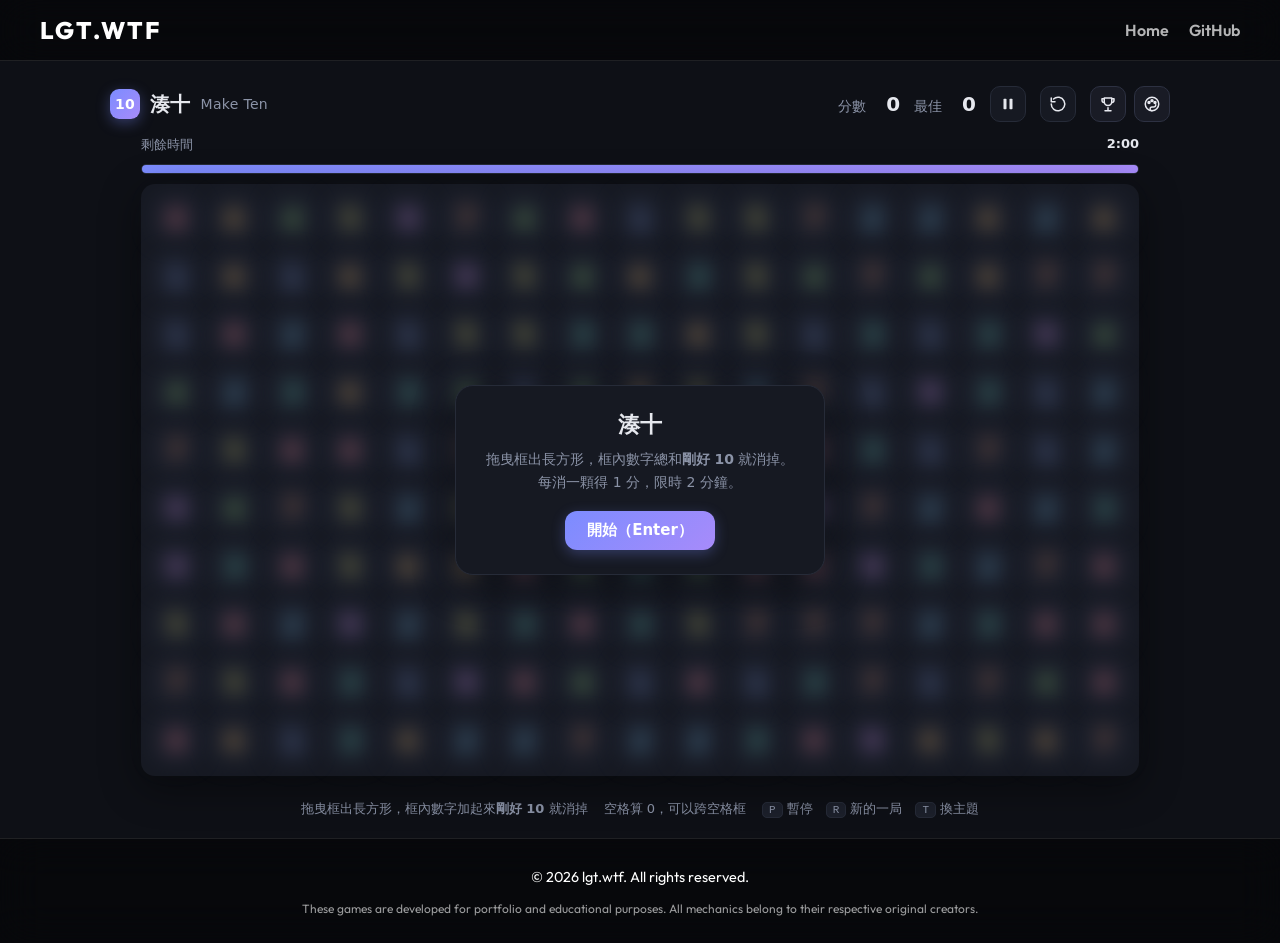
<file: game/make-ten/index.html>
<!DOCTYPE html>
<html lang="zh-Hant">
<head>
<meta charset="utf-8">
<meta name="version" content="1.2.0">
<meta name="viewport" content="width=device-width,initial-scale=1,maximum-scale=1">
<title>湊十 · Make Ten</title>
<link rel="preconnect" href="https://fonts.googleapis.com">
<link rel="stylesheet" href="https://fonts.googleapis.com/css2?family=Archivo+Black&display=swap">
<style>
:root{
  --bg:#0e1016;--panel:#161922;--panel2:#1c202b;--border:#262b38;
  --tile:#232838;--tileedge:#141823;--slot:#151821;
  --selbg:#34407a;--okbg:#1f8a5f;--overbg:#7a2a36;
  --accent:#7c8cff;--accent2:#a78bfa;--err:#ff6b7a;--ok:#5fd3a0;--warn:#ffb454;
  --text:#e6e8ee;--muted:#8b93a7;--shadow:0 10px 40px rgba(0,0,0,.45);
  --d1:#8fb0ff;--d2:#7fd6ff;--d3:#6ee7c8;--d4:#9be37a;--d5:#e8e06a;--d6:#ffc46b;--d7:#ff9f6b;--d8:#ff8a9a;--d9:#e39bff;
}
:root[data-theme="light"]{
  --bg:#eef0f6;--panel:#ffffff;--panel2:#f5f6fa;--border:#e1e4ec;
  --tile:#ffffff;--tileedge:#cfd4e2;--slot:#e4e7ef;
  --selbg:#c7d1ff;--okbg:#3ccf8e;--overbg:#ffc2ca;
  --accent:#4f5bff;--accent2:#8b5cf6;--err:#e5354a;--ok:#139a63;--warn:#c77700;
  --text:#1b2133;--muted:#6b7389;--shadow:0 10px 40px rgba(30,40,80,.12);
  --d1:#3d5afe;--d2:#0288d1;--d3:#00897b;--d4:#43a047;--d5:#9e9d24;--d6:#ef8f00;--d7:#e65100;--d8:#d81b60;--d9:#8e24aa;
}
*{box-sizing:border-box}
html,body{margin:0;min-height:100%}
body{background:var(--bg);color:var(--text);font-family:ui-rounded,"SF Pro Rounded",system-ui,-apple-system,"PingFang TC","Noto Sans TC",sans-serif;
  -webkit-font-smoothing:antialiased;user-select:none;-webkit-user-select:none;-webkit-touch-callout:none;-webkit-tap-highlight-color:transparent;transition:background .25s}
button{font:inherit;color:inherit;cursor:pointer;border:0;background:none}
.app{max-width:1100px;margin:0 auto;padding:16px 20px 20px;display:flex;flex-direction:column;gap:14px}
header{display:flex;align-items:center;gap:14px;flex-wrap:wrap}
.logo{display:flex;align-items:center;gap:10px;font-weight:700;font-size:20px;letter-spacing:.3px}
.logo .mark{width:30px;height:30px;border-radius:9px;background:linear-gradient(135deg,var(--accent),var(--accent2));display:grid;place-items:center;color:#fff;font-size:14px;font-weight:800;box-shadow:0 4px 14px rgba(124,140,255,.35)}
.logo .en{color:var(--muted);font-weight:500;font-size:14px}
.spacer{flex:1}
.stat{display:flex;align-items:baseline;gap:6px;font-variant-numeric:tabular-nums;color:var(--muted);font-size:14px}
.stat b{color:var(--text);font-weight:700;font-size:20px;min-width:2ch;text-align:right}
.iconbtn{width:36px;height:36px;border-radius:10px;display:grid;place-items:center;background:var(--panel);border:1px solid var(--border);transition:.15s}
.iconbtn:hover{border-color:var(--accent)}
.iconbtn svg{width:18px;height:18px}
.primary{padding:10px 22px;border-radius:12px;background:linear-gradient(135deg,var(--accent),var(--accent2));color:#fff;font-weight:600;font-size:15px;box-shadow:0 4px 14px rgba(124,140,255,.3)}
.primary:hover{filter:brightness(1.08)}

main{display:flex;justify-content:center}
.wrap{display:flex;flex-direction:column;gap:10px;padding:0 10px 10px;touch-action:none}
.timebar{position:relative;height:10px;border-radius:10px;background:var(--panel2);border:1px solid var(--border);overflow:hidden}
.timebar i{position:absolute;inset:0;transform-origin:left;background:linear-gradient(90deg,var(--accent),var(--accent2));transition:background .3s}
.timebar.low i{background:linear-gradient(90deg,var(--err),var(--warn))}
.timerow{display:flex;justify-content:space-between;font-size:13px;color:var(--muted);font-variant-numeric:tabular-nums}
.timerow b{color:var(--text)}
.timerow .low b{color:var(--err)}
.board{position:relative;display:grid;border-radius:14px;background:var(--panel);box-shadow:var(--shadow);padding:6px;box-sizing:content-box;touch-action:none;cursor:crosshair}
.cell{padding:calc(var(--cell)*.07);position:relative}
.t{width:100%;height:100%;border-radius:30%;display:grid;place-items:center;font-weight:700;font-size:calc(var(--cell)*.5);line-height:1;
  background:var(--tile);box-shadow:inset 0 calc(var(--cell)*-.06) 0 var(--tileedge);color:var(--c);
  transition:transform .28s cubic-bezier(.3,1.6,.5,1),opacity .22s,background .08s,color .08s}
.cell::before{content:"";position:absolute;inset:calc(var(--cell)*.38);border-radius:50%;background:var(--slot);opacity:0;transition:opacity .3s}
.cell.empty::before{opacity:1}
.cell.empty .t{transform:scale(.2);opacity:0}
.cell[data-v="1"]{--c:var(--d1)}.cell[data-v="2"]{--c:var(--d2)}.cell[data-v="3"]{--c:var(--d3)}
.cell[data-v="4"]{--c:var(--d4)}.cell[data-v="5"]{--c:var(--d5)}.cell[data-v="6"]{--c:var(--d6)}
.cell[data-v="7"]{--c:var(--d7)}.cell[data-v="8"]{--c:var(--d8)}.cell[data-v="9"]{--c:var(--d9)}
.cell.sel .t{background:var(--selbg);transform:scale(.94)}
.board.ok .cell.sel .t{background:var(--okbg);color:#fff}
.board.over .cell.sel .t{background:var(--overbg)}
.selbox{position:absolute;border:2px solid var(--accent);background:color-mix(in srgb,var(--accent) 10%,transparent);border-radius:8px;pointer-events:none;display:none}
.board.ok .selbox{border-color:var(--ok);background:color-mix(in srgb,var(--ok) 12%,transparent)}
.board.over .selbox{border-color:var(--err)}
.sumtag{position:absolute;pointer-events:none;display:none;padding:3px 9px;border-radius:9px;background:var(--panel);border:1px solid var(--border);
  font-weight:700;font-size:15px;font-variant-numeric:tabular-nums;box-shadow:var(--shadow);white-space:nowrap;z-index:3}
.board.ok .sumtag{color:var(--ok);border-color:var(--ok)}
.board.over .sumtag{color:var(--err)}
.float{position:absolute;pointer-events:none;font-weight:800;font-size:22px;color:var(--ok);animation:up .8s ease-out forwards;z-index:4;text-shadow:0 2px 8px rgba(0,0,0,.35)}
@keyframes up{from{transform:translate(-50%,-50%);opacity:1}to{transform:translate(-50%,-160%);opacity:0}}
.board.blur .cell{filter:blur(10px);opacity:.45}
.cover{position:absolute;inset:0;display:none;place-items:center;z-index:5;text-align:center;cursor:default}
.cover.show{display:grid}
.cover .card{background:var(--panel);border:1px solid var(--border);border-radius:18px;padding:24px 30px;box-shadow:var(--shadow);min-width:260px;max-width:90%}
.cover h2{margin:0 0 8px;font-size:22px}
.cover p{margin:4px 0;color:var(--muted);font-size:14px;line-height:1.6}
.cover .big{font-size:48px;font-weight:800;font-variant-numeric:tabular-nums;margin:6px 0 2px;color:var(--text)}
.cover .rec{color:var(--warn);font-weight:700}
.cover .primary{margin-top:14px}
.hint{text-align:center;font-size:13px;color:var(--muted);display:flex;flex-wrap:wrap;justify-content:center;gap:4px 16px}
kbd{font-family:ui-monospace,SFMono-Regular,Menlo,monospace;font-size:11px;padding:1px 6px;border-radius:5px;border:1px solid var(--border);background:var(--panel2);color:var(--muted)}
/* portal chrome: keep the footer in page flow so it doesn't eat board height */
/* ---------- neubrutalism theme ---------- */
:root[data-theme="neo"]{--bg:#c9b8ff;--panel:#ffffff;--panel2:#f1ecff;--border:#111;--text:#111;--muted:#2e2a45;
  --accent:#3a49e6;--accent2:#3a49e6;--err:#e8283c;--ok:#0f8a4f;--warn:#b35f00;--shadow:6px 6px 0 #111}
:root[data-theme="neo"] .logo,:root[data-theme="neo"] .cover h2,:root[data-theme="neo"] .stat b,:root[data-theme="neo"] .timerow b{font-family:"Archivo Black","Noto Sans TC","PingFang TC",sans-serif;font-weight:400}
[data-theme="neo"] .logo .mark{background:#ff70a6;color:#111;border:2.5px solid #111;border-radius:8px;box-shadow:2px 2px 0 #111}
[data-theme="neo"] .iconbtn{background:#fff;border:2.5px solid #111;border-radius:8px;box-shadow:3px 3px 0 #111;transition:transform .08s,box-shadow .08s}
[data-theme="neo"] .iconbtn:hover{border-color:#111;transform:translate(-1px,-1px);box-shadow:4px 4px 0 #111}
[data-theme="neo"] .iconbtn:active{transform:translate(2px,2px);box-shadow:1px 1px 0 #111}
[data-theme="neo"] .iconbtn.on{background:#ffe14d;color:#111;border-color:#111}
[data-theme="neo"] .primary{background:#ffe14d;color:#111;border:3px solid #111;border-radius:8px;box-shadow:4px 4px 0 #111;font-family:"Archivo Black","Noto Sans TC","PingFang TC",sans-serif;font-weight:400;transition:transform .08s,box-shadow .08s}
[data-theme="neo"] .primary:hover{filter:none;transform:translate(-1px,-1px);box-shadow:5px 5px 0 #111}
[data-theme="neo"] .primary:active{transform:translate(2px,2px);box-shadow:2px 2px 0 #111}
[data-theme="neo"] .timebar{height:16px;border:3px solid #111;border-radius:6px;background:#fff}
[data-theme="neo"] .timebar i{background:#4cc9f0}
[data-theme="neo"] .timebar.low i{background:#ff5c5c}
[data-theme="neo"] .board{border:3px solid #111;border-radius:12px;background:#f1ecff;box-shadow:6px 6px 0 #111}
[data-theme="neo"] .cover .card{border:3px solid #111;border-radius:12px;box-shadow:8px 8px 0 #111}
[data-theme="neo"] .cover .rec{color:#c2410c}
[data-theme="neo"] kbd{border:1.5px solid #111;background:#fff;color:#111}
[data-theme="neo"] .cell{padding:calc(var(--cell)*.08)}
[data-theme="neo"] .t{background:#fff;border:max(2px,calc(var(--cell)*.055)) solid #111;border-radius:7px;box-shadow:3px 3px 0 #111;color:#111;font-family:"Archivo Black",sans-serif;font-weight:400}
[data-theme="neo"] .cell.sel .t{background:#c7d0ff;transform:translate(2px,2px);box-shadow:1px 1px 0 #111}
[data-theme="neo"] .board.ok .cell.sel .t{background:#7cf29a;color:#111}
[data-theme="neo"] .board.over .cell.sel .t{background:#ff9aa2}
[data-theme="neo"] .cell::before{inset:calc(var(--cell)*.24);background:transparent;border:2px dashed rgba(17,17,17,.22);border-radius:6px}
[data-theme="neo"] .selbox{border:3px dashed #111;background:rgba(255,255,255,.25);border-radius:6px}
[data-theme="neo"] .board.ok .selbox{border-style:solid;border-color:#111;background:rgba(124,242,154,.25)}
[data-theme="neo"] .board.over .selbox{border-color:#e8283c}
[data-theme="neo"] .sumtag{border:3px solid #111;border-radius:6px;box-shadow:3px 3px 0 #111;font-family:"Archivo Black",sans-serif;font-weight:400;color:#111}
[data-theme="neo"] .board.ok .sumtag{background:#7cf29a;color:#111;border-color:#111}
[data-theme="neo"] .board.over .sumtag{background:#ff9aa2;color:#111}
[data-theme="neo"] .float{color:#111;font-family:"Archivo Black",sans-serif;font-weight:400;text-shadow:2px 2px 0 #7cf29a}
html body #global-footer{position:static}
html body{padding-bottom:0!important}
@media (max-width:600px){header{gap:8px;flex-wrap:nowrap}.logo{font-size:17px;white-space:nowrap}.stat{white-space:nowrap}.iconbtn{width:32px;height:32px;flex:none}.stat{font-size:12px;gap:4px}.stat b{font-size:17px}.logo .en{display:none}.app{padding:12px 10px}.wrap{padding:0 0 10px}.hint .k{display:none}}
@media (max-width:400px){.stat.best{display:none}.logo{font-size:0;gap:0}}
</style>
</head>
<body>
<div class="app">
  <header>
    <div class="logo"><div class="mark">10</div>湊十 <span class="en">Make Ten</span></div>
    <div class="spacer"></div>
    <div class="stat">分數 <b id="score">0</b></div>
    <div class="stat best">最佳 <b id="best">0</b></div>
    <button class="iconbtn" id="pauseBtn" title="暫停 (P)"><svg viewBox="0 0 24 24" fill="currentColor"><rect x="6" y="5" width="4" height="14" rx="1"/><rect x="14" y="5" width="4" height="14" rx="1"/></svg></button>
    <button class="iconbtn" id="restartBtn" title="新的一局 (R)"><svg viewBox="0 0 24 24" fill="none" stroke="currentColor" stroke-width="2" stroke-linecap="round" stroke-linejoin="round"><path d="M3 12a9 9 0 1 0 3-6.7"/><path d="M3 4v5h5"/></svg></button>
    <span data-lgt-kit></span>
  </header>
  <main>
    <div class="wrap" id="wrap">
      <div class="timerow"><span>剩餘時間</span><span id="timeTxtWrap"><b id="timeTxt">2:00</b></span></div>
      <div class="timebar" id="timebar"><i id="timeFill"></i></div>
      <div class="board blur" id="board">
        <div class="selbox" id="selbox"></div>
        <div class="sumtag" id="sumtag"></div>
        <div class="cover show" id="cover"><div class="card" id="coverCard"></div></div>
      </div>
    </div>
  </main>
  <div class="hint">
    <span>拖曳框出長方形，框內數字加起來<b>剛好 10</b> 就消掉</span>
    <span>空格算 0，可以跨空格框</span>
    <span class="k"><kbd>P</kbd> 暫停　<kbd>R</kbd> 新的一局　<kbd>T</kbd> 換主題</span>
  </div>
</div>
<script src="/shared/lgt-kit.js"></script>
<script>
'use strict';
const COLS=17,ROWS=10,TARGET=10,LIMIT=120000,KEY='make-ten';
const $=s=>document.querySelector(s);
const board=$('#board'),wrap=$('#wrap'),selbox=$('#selbox'),sumtag=$('#sumtag'),cover=$('#cover'),coverCard=$('#coverCard');
const opts=Object.assign({theme:'dark',best:0},readJSON(KEY+'-opts'));
function readJSON(k){try{return JSON.parse(localStorage.getItem(k)||'{}')}catch(e){return {}}}
function saveOpts(){try{localStorage.setItem(KEY+'-opts',JSON.stringify(opts))}catch(e){}}
LGT.init({game:'make-ten',title:'湊十',themes:['dark','light','neo'],buttonClass:'iconbtn',legacyTheme:opts.theme,records:{kind:'score',legacyBest:opts.best}});
addEventListener('lgt:records-open',()=>pause());

let grid=[],cells=[],score=0,state='idle',used=0,segStart=0,transposed=false,cellPx=40,drag=null,selected=[];

/* ---------- board ---------- */
function newBoard(){
  grid=Array.from({length:ROWS*COLS},()=>1+Math.floor(Math.random()*9));
  // keep the total a multiple of 10 so a full clear is at least possible on paper
  let s=grid.reduce((a,b)=>a+b,0);
  while(s%TARGET){const i=Math.floor(Math.random()*grid.length);if(grid[i]<9){grid[i]++;s++}}
}
function build(){
  cells.forEach(c=>c.remove());cells=[];
  for(let i=0;i<ROWS*COLS;i++){const d=document.createElement('div');d.className='cell';d.innerHTML='<div class="t"></div>';board.appendChild(d);cells.push(d)}
}
function paint(){cells.forEach((d,i)=>{const v=grid[i];d.classList.toggle('empty',!v);if(v){d.dataset.v=v;d.firstChild.textContent=v}})}
function scr(){return transposed?{sc:ROWS,sr:COLS}:{sc:COLS,sr:ROWS}}
function layout(){
  transposed=innerWidth<innerHeight&&innerWidth<760;
  const {sc,sr}=scr();
  const appW=$('.app').clientWidth-40;
  const top=board.getBoundingClientRect().top+scrollY;
  const availH=innerHeight-top-56;
  cellPx=Math.max(18,Math.floor(Math.min(appW/sc,availH/sr,58)));
  board.style.setProperty('--cell',cellPx+'px');
  board.style.gridTemplateColumns=`repeat(${sc},${cellPx}px)`;
  board.style.gridTemplateRows=`repeat(${sr},${cellPx}px)`;
  cells.forEach((d,i)=>{const r=i/COLS|0,c=i%COLS;d.style.gridRow=(transposed?c:r)+1;d.style.gridColumn=(transposed?r:c)+1});
}

/* ---------- selection ---------- */
const PAD=6; // board padding
function local(e){const b=board.getBoundingClientRect();return {x:e.clientX-b.left-PAD,y:e.clientY-b.top-PAD}}
function cellsIn(d){
  const {sc,sr}=scr();
  const x0=Math.min(d.x0,d.x1),x1=Math.max(d.x0,d.x1),y0=Math.min(d.y0,d.y1),y1=Math.max(d.y0,d.y1);
  // a cell counts when the box covers its centre
  const c0=Math.max(0,Math.ceil(x0/cellPx-.5)),c1=Math.min(sc-1,Math.floor(x1/cellPx-.5));
  const r0=Math.max(0,Math.ceil(y0/cellPx-.5)),r1=Math.min(sr-1,Math.floor(y1/cellPx-.5));
  const out=[];
  for(let y=r0;y<=r1;y++)for(let x=c0;x<=c1;x++){const r=transposed?x:y,c=transposed?y:x;out.push(r*COLS+c)}
  return out;
}
function showSel(){
  selected.forEach(i=>cells[i].classList.remove('sel'));
  if(!drag){selected=[];board.classList.remove('ok','over');selbox.style.display=sumtag.style.display='none';return}
  selected=cellsIn(drag);
  let sum=0;selected.forEach(i=>{cells[i].classList.add('sel');sum+=grid[i]});
  board.classList.toggle('ok',sum===TARGET);board.classList.toggle('over',sum>TARGET);
  const x0=Math.min(drag.x0,drag.x1),y0=Math.min(drag.y0,drag.y1);
  Object.assign(selbox.style,{display:'block',left:x0+PAD+'px',top:y0+PAD+'px',width:Math.abs(drag.x1-drag.x0)+'px',height:Math.abs(drag.y1-drag.y0)+'px'});
  if(selected.length){
    sumtag.textContent=sum;sumtag.style.display='block';
    sumtag.style.left=Math.min(drag.x1+PAD+14,board.offsetWidth-40)+'px';
    sumtag.style.top=Math.max(drag.y1+PAD-34,0)+'px';
  }else sumtag.style.display='none';
}
wrap.addEventListener('pointerdown',e=>{
  if(state!=='run'||e.button>0||e.target.closest('.cover'))return;
  e.preventDefault();wrap.setPointerCapture(e.pointerId);
  const p=local(e);drag={x0:p.x,y0:p.y,x1:p.x,y1:p.y};showSel();
});
wrap.addEventListener('pointermove',e=>{if(!drag)return;const p=local(e);drag.x1=p.x;drag.y1=p.y;showSel()});
wrap.addEventListener('pointerup',()=>{if(!drag)return;commit();drag=null;showSel()});
wrap.addEventListener('pointercancel',()=>{drag=null;showSel()});

function commit(){
  if(state!=='run')return;
  const sum=selected.reduce((a,i)=>a+grid[i],0);
  if(sum!==TARGET)return;
  const hit=selected.filter(i=>grid[i]);
  hit.forEach(i=>{grid[i]=0;cells[i].classList.add('empty')});
  score+=hit.length;hud();
  const x=(Math.min(drag.x0,drag.x1)+Math.max(drag.x0,drag.x1))/2+PAD,y=(Math.min(drag.y0,drag.y1)+Math.max(drag.y0,drag.y1))/2+PAD;
  floatText('+'+hit.length,x,y);
  if(score===ROWS*COLS)end('clear');else if(!anyMove())end('stuck');
}
function floatText(t,x,y){const f=document.createElement('div');f.className='float';f.textContent=t;f.style.left=x+'px';f.style.top=y+'px';board.appendChild(f);setTimeout(()=>f.remove(),800)}
function anyMove(){
  const W=COLS+1,P=new Int32Array((ROWS+1)*W);
  for(let r=0;r<ROWS;r++)for(let c=0;c<COLS;c++)P[(r+1)*W+c+1]=grid[r*COLS+c]+P[r*W+c+1]+P[(r+1)*W+c]-P[r*W+c];
  for(let r0=0;r0<ROWS;r0++)for(let r1=r0;r1<ROWS;r1++)for(let c0=0;c0<COLS;c0++)for(let c1=c0;c1<COLS;c1++){
    const s=P[(r1+1)*W+c1+1]-P[r0*W+c1+1]-P[(r1+1)*W+c0]+P[r0*W+c0];
    if(s===TARGET)return true;if(s>TARGET)break;
  }
  return false;
}

/* ---------- time & flow ---------- */
function left(){return Math.max(0,LIMIT-used-(state==='run'?performance.now()-segStart:0))}
function drawTime(){
  const t=left(),s=Math.ceil(t/1000),low=t<15000;
  $('#timeFill').style.transform=`scaleX(${t/LIMIT})`;
  $('#timeTxt').textContent=Math.floor(s/60)+':'+String(s%60).padStart(2,'0');
  $('#timebar').classList.toggle('low',low);$('#timeTxtWrap').classList.toggle('low',low);
}
function tick(){if(state!=='run')return;drawTime();if(left()<=0){end('time');return}requestAnimationFrame(tick)}
function hud(){$('#score').textContent=score;$('#best').textContent=LGT.best()??0}
function setCover(html){coverCard.innerHTML=html;cover.classList.toggle('show',!!html);board.classList.toggle('blur',!!html&&state!=='over')}
function idle(){
  state='idle';used=0;score=0;drag=null;showSel();newBoard();paint();hud();drawTime();
  setCover(`<h2>湊十</h2><p>拖曳框出長方形，框內數字總和<b>剛好 10</b> 就消掉。<br>每消一顆得 1 分，限時 2 分鐘。</p><button class="primary" data-act="start">開始（Enter）</button>`);
}
function start(){if(state!=='idle'&&state!=='pause')return;state='run';segStart=performance.now();setCover('');requestAnimationFrame(tick)}
function pause(){if(state!=='run')return;used+=performance.now()-segStart;state='pause';drag=null;showSel();
  setCover(`<h2>已暫停</h2><p>盤面先遮起來，回來再繼續。</p><button class="primary" data-act="start">繼續（Enter）</button>`)}
function end(why){
  if(state==='run')used+=performance.now()-segStart;
  state='over';drag=null;showSel();drawTime();
  const rec=LGT.addRecord({value:score,detail:`${ROWS*COLS} 顆消了 ${score} 顆`}).isBest&&score>0;hud();
  const title={time:'時間到',stuck:'沒有能湊 10 的組合了',clear:'全部清空！'}[why];
  const extra=why==='clear'?`<p>還剩 ${Math.ceil(left()/1000)} 秒</p>`:'';
  setCover(`<h2>${title}</h2><div class="big">${score}</div><p>${rec?'<span class="rec">新紀錄！</span>':'最佳 '+LGT.format(LGT.best())}　·　${ROWS*COLS} 顆中消了 ${score} 顆</p>${extra}<button class="primary" data-act="again">再玩一局（Enter）</button>`);
}
cover.addEventListener('click',e=>{const a=e.target.closest('[data-act]');if(!a)return;if(a.dataset.act==='start')start();else{idle();start()}});
$('#pauseBtn').onclick=()=>state==='run'?pause():start();
$('#restartBtn').onclick=idle;
addEventListener('keydown',e=>{
  if(e.metaKey||e.ctrlKey||e.altKey||LGT.isOpen())return;
  const k=e.key.toLowerCase();
  if(k==='enter'||k===' '){e.preventDefault();if(state==='over'){idle();start()}else if(state!=='run')start()}
  else if(k==='p'||k==='escape'){state==='run'?pause():state==='pause'&&start()}
  else if(k==='r')idle();
  else if(k==='t')LGT.cycleTheme();
});
document.addEventListener('visibilitychange',()=>{if(document.hidden)pause()});
addEventListener('blur',pause);
addEventListener('resize',layout);
addEventListener('load',layout);
document.addEventListener('DOMContentLoaded',()=>setTimeout(layout,0));

build();idle();layout();
</script>
<script src="/shared/layout.js"></script>
</body>
</html>
</file>
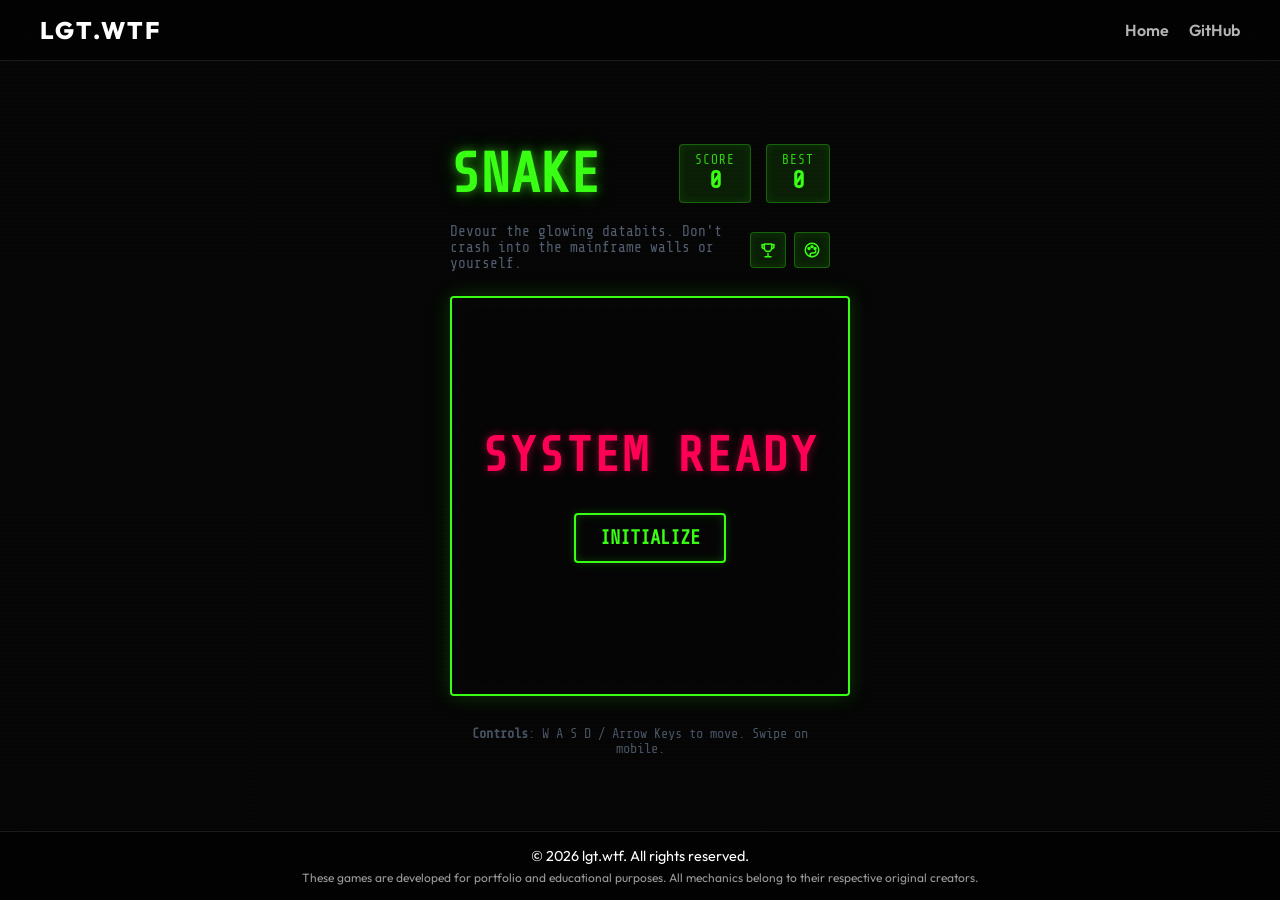
<file: game/snake/index.html>
<!DOCTYPE html>
<html lang="en">
<head>
    <meta charset="UTF-8">
    <meta name="version" content="1.1.0">
    <meta name="viewport" content="width=device-width, initial-scale=1.0">
    <title>Snake - LGT Games</title>
    <link href="https://fonts.googleapis.com/css2?family=Outfit:wght@300;400;600;800&family=Share+Tech+Mono&display=swap" rel="stylesheet">
    <link rel="stylesheet" href="style.css">
</head>
<body>
    <div class="container">
        <div class="header-top">
            <h1 class="title">SNAKE</h1>
            <div class="scores">
                <div class="score-box">
                    <span class="score-label">Score</span>
                    <span class="score-value" id="score">0</span>
                </div>
                <div class="score-box">
                    <span class="score-label">Best</span>
                    <span class="score-value" id="best-score">0</span>
                </div>
            </div>
        </div>

        <div class="header-bottom">
            <p class="desc">Devour the glowing databits. Don't crash into the mainframe walls or yourself.</p>
            <span data-lgt-kit></span>
        </div>

        <div class="game-container">
            <div id="game-board" class="game-board"></div>
            
            <div id="game-message" class="game-message">
                <h2 id="msg-text">SYSTEM READY</h2>
                <p id="msg-sub" class="msg-sub"></p>
                <div class="msg-actions">
                    <button id="start-btn" class="primary-btn">Initialize</button>
                    <button id="retry-btn" class="primary-btn hidden">Reboot</button>
                </div>
            </div>
        </div>
        
        <div class="controls-hint">
            <p><strong>Controls</strong>: W A S D / Arrow Keys to move. Swipe on mobile.</p>
        </div>
    </div>

    <script src="/shared/lgt-kit.js"></script>
    <script src="js/game.js"></script>
    <script src="/shared/layout.js"></script>
</body>
</html>
</file>
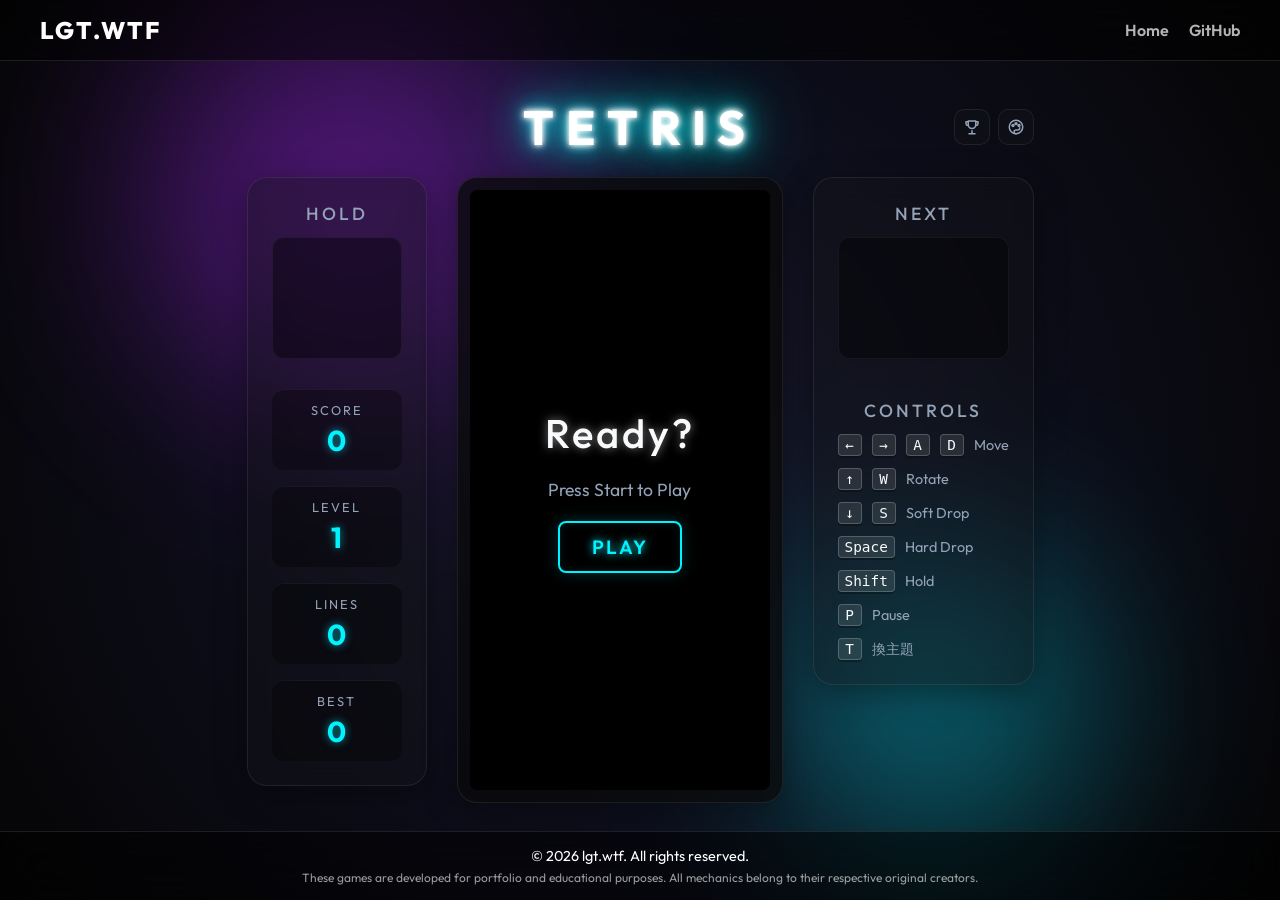
<file: game/tetris/index.html>
<!DOCTYPE html>
<html lang="en">
<head>
    <meta charset="UTF-8">
    <meta name="version" content="1.1.0">
    <meta name="viewport" content="width=device-width, initial-scale=1.0">
    <title>Neon Web Tetris</title>
    <link href="https://fonts.googleapis.com/css2?family=Outfit:wght@300;500;700&display=swap" rel="stylesheet">
    <link rel="stylesheet" href="style.css">
</head>
<body>
    <div class="game-container">
        <!-- Background decorative elements -->
        <div class="bg-glow circle-1"></div>
        <div class="bg-glow circle-2"></div>
        
        <header>
            <h1 class="neon-title">TETRIS</h1>
            <span data-lgt-kit></span>
        </header>
        
        <main class="game-area">
            <!-- Left Panel -->
            <aside class="side-panel left-panel glass-panel">
                <div class="panel-section">
                    <h2>HOLD</h2>
                    <div class="canvas-container">
                        <canvas id="hold-canvas" width="100" height="100"></canvas>
                    </div>
                </div>
                
                <div class="stats-container">
                    <div class="stat-box">
                        <span class="stat-label">SCORE</span>
                        <span class="stat-value" id="score">0</span>
                    </div>
                    <div class="stat-box">
                        <span class="stat-label">LEVEL</span>
                        <span class="stat-value" id="level">1</span>
                    </div>
                    <div class="stat-box">
                        <span class="stat-label">LINES</span>
                        <span class="stat-value" id="lines">0</span>
                    </div>
                    <div class="stat-box">
                        <span class="stat-label">BEST</span>
                        <span class="stat-value" id="best">0</span>
                    </div>
                </div>
            </aside>
            
            <!-- Center Board -->
            <div class="board-container glass-panel">
                <canvas id="board-canvas" width="300" height="600"></canvas>
                <div id="game-overlay" class="overlay">
                    <h2 id="overlay-title">Ready?</h2>
                    <p id="overlay-msg">Press Start to Play</p>
                    <p id="overlay-sub" class="overlay-sub"></p>
                    <button id="start-btn" class="neon-btn">PLAY</button>
                </div>
            </div>
            
            <!-- Right Panel -->
            <aside class="side-panel right-panel glass-panel">
                <div class="panel-section">
                    <h2>NEXT</h2>
                    <div class="canvas-container">
                        <canvas id="next-canvas" width="100" height="100"></canvas>
                    </div>
                </div>
                
                <div class="controls-info">
                    <h3>CONTROLS</h3>
                    <ul>
                        <li><kbd>←</kbd><kbd>→</kbd> <kbd>A</kbd><kbd>D</kbd> Move</li>
                        <li><kbd>↑</kbd> <kbd>W</kbd> Rotate</li>
                        <li><kbd>↓</kbd> <kbd>S</kbd> Soft Drop</li>
                        <li><kbd>Space</kbd> Hard Drop</li>
                        <li><kbd>Shift</kbd> Hold</li>
                        <li><kbd>P</kbd> Pause</li>
                        <li><kbd>T</kbd> 換主題</li>
                    </ul>
                </div>
            </aside>
        </main>
    </div>

    <!-- Scripts -->
    <script src="/shared/lgt-kit.js"></script>
    <script src="js/constants.js"></script>
    <script src="js/tetromino.js"></script>
    <script src="js/board.js"></script>
    <script src="js/game.js"></script>
    <script src="/shared/layout.js"></script>
</body>
</html>
</file>
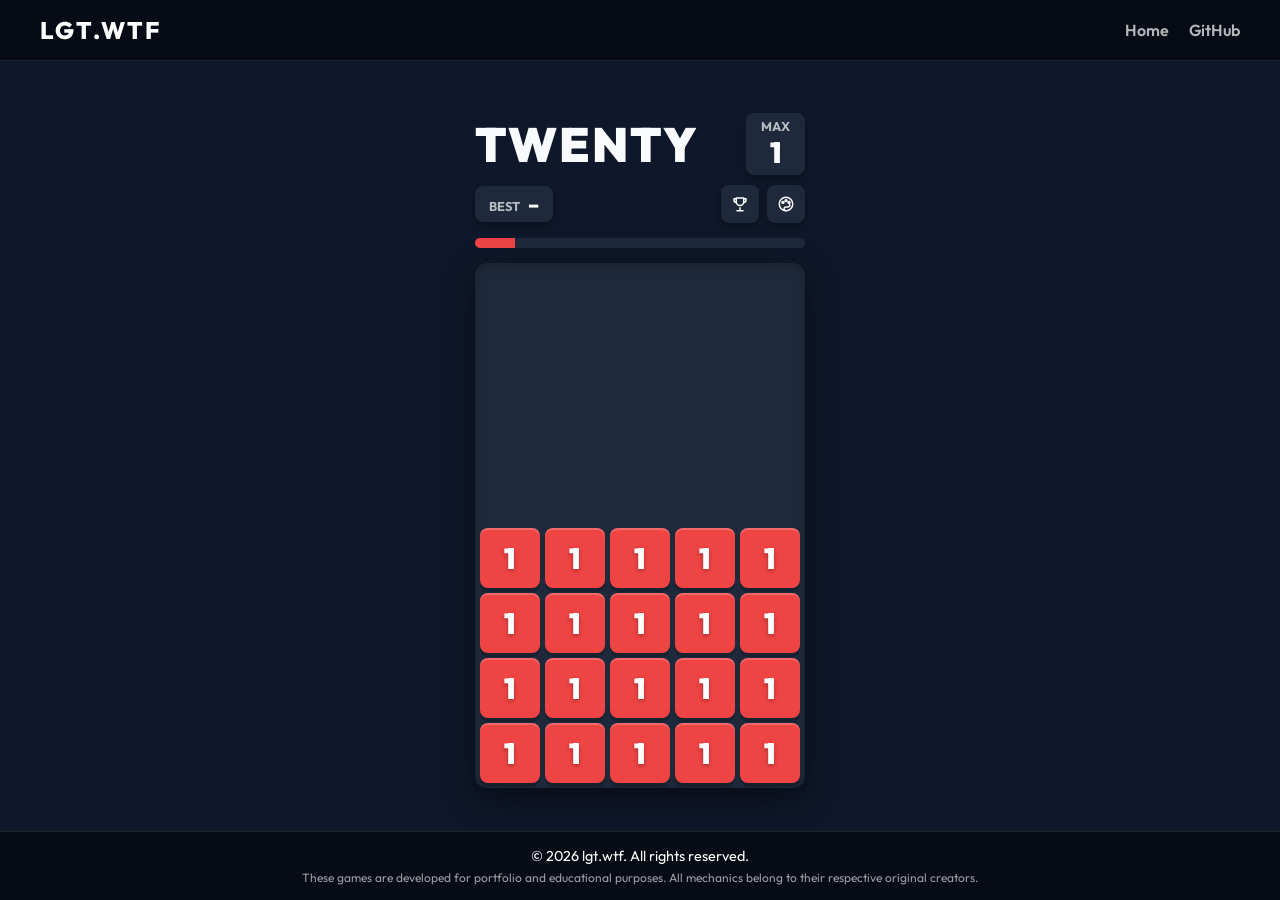
<file: game/twenty/index.html>
<!DOCTYPE html>
<html lang="en">
<head>
    <meta charset="UTF-8">
    <meta name="version" content="1.1.0">
    <meta name="viewport" content="width=device-width, initial-scale=1.0, maximum-scale=1.0, user-scalable=no">
    <title>Twenty - LGT Games</title>
    <link href="https://fonts.googleapis.com/css2?family=Outfit:wght@400;700;900&display=swap" rel="stylesheet">
    <link rel="stylesheet" href="style.css">
</head>
<body>
    <div class="game-wrapper">
        <div class="header">
            <h1 class="title">TWENTY</h1>
            <div class="score-card">
                <span>MAX</span>
                <span id="max-tile">1</span>
            </div>
        </div>

        <div class="subbar">
            <div class="best-pill"><span>BEST</span><b id="best-tile">–</b></div>
            <span class="kit" data-lgt-kit></span>
        </div>

        <div class="danger-bar-wrapper">
            <div id="danger-bar" class="danger-bar"></div>
        </div>

        <div class="board-frame">
            <div id="game-board" class="game-board">
                <!-- Tiles dynamically injected here -->
            </div>
            
            <div id="game-over" class="overlay hidden">
                <h2>OVERLOAD</h2>
                <p id="over-sub" class="over-sub"></p>
                <button id="restart-btn" class="btn">REBOOT SYSTEM</button>
            </div>
        </div>
    </div>

    <script src="/shared/lgt-kit.js"></script>
    <script src="js/game.js"></script>
    <script src="/shared/layout.js"></script>
</body>
</html>
</file>
<file: game/2048/style.css>
:root {
    --bg-color: #faf8ef;
    --text-dark: #43525d;
    --text-light: #ffffff;
    
    --grid-bg: #bbada0;
    --cell-empty: rgba(238, 228, 218, 0.35);
    
    --board-size: 400px;
    --cell-size: 85px;
    --gap-size: 12px;

    --font: 'Outfit', sans-serif;
    /* kit (theme menu / records panel) in the original palette */
    --kit-surface: #faf8ef; --kit-surface2: #eee4da; --kit-text: #43525d; --kit-muted: #8f7a66;
    --kit-border: #d8ccbf; --kit-accent: #3b82f6; --kit-good: #3b9a6b; --kit-shadow: 0 14px 44px rgba(67, 82, 93, 0.25);
}

* {
    box-sizing: border-box;
    margin: 0;
    padding: 0;
    user-select: none;
    font-family: var(--font);
}

body {
    background-color: var(--bg-color);
    color: var(--text-dark);
    display: flex;
    justify-content: center;
    align-items: center;
    min-height: 100vh;
    touch-action: none; /* Prevent scrolling down on mobile swipes */
}

.container {
    width: var(--board-size);
    display: flex;
    flex-direction: column;
    gap: 30px;
    padding: 10px;
}

/* Header */
.header-top {
    display: flex;
    justify-content: space-between;
    align-items: center;
}

.title {
    font-size: 4rem;
    font-weight: 800;
    color: #4a5d6a;
    line-height: 1;
}

.scores {
    display: flex;
    gap: 10px;
}

.score-box {
    background: #4a5d6a;
    padding: 8px 20px;
    border-radius: 8px;
    display: flex;
    flex-direction: column;
    align-items: center;
    color: white;
    box-shadow: 0 4px 10px rgba(0,0,0,0.1);
}

.score-label {
    font-size: 0.8rem;
    font-weight: 600;
    letter-spacing: 1px;
    color: #eee4da;
    text-transform: uppercase;
}

.score-value {
    font-size: 1.5rem;
    font-weight: 700;
}

.header-bottom {
    display: flex;
    justify-content: space-between;
    align-items: flex-end;
    margin-top: 10px;
    flex-wrap: wrap;
    gap: 12px 10px;
}

.actions {
    display: flex;
    align-items: center;
    gap: 10px;
    margin-left: auto;
}

/* kit buttons (records / theme) in the original look: same slate as the score boxes */
.actions .lgt-btn {
    width: 44px; height: 44px;
    background: #4a5d6a; color: #fff; border: none; border-radius: 8px;
    box-shadow: 0 4px 10px rgba(0,0,0,0.1);
}
.actions .lgt-btn svg { width: 20px; height: 20px; }
.actions .lgt-btn:hover { border-color: transparent; background: #5b707e; }

.desc {
    font-size: 1.1rem;
    color: #8f7a66;
    max-width: none;
}

.primary-btn {
    background: linear-gradient(135deg, #60a5fa 0%, #3b82f6 100%);
    color: white;
    border: none;
    border-radius: 8px;
    padding: 12px 24px;
    font-size: 1.1rem;
    font-weight: 700;
    cursor: pointer;
    box-shadow: 0 4px 12px rgba(59, 130, 246, 0.3);
    transition: transform 0.1s, box-shadow 0.1s;
}

.primary-btn:hover {
    transform: translateY(-2px);
    box-shadow: 0 6px 16px rgba(59, 130, 246, 0.4);
}
.primary-btn:active {
    transform: translateY(0);
}

/* Game Area */
.game-container {
    position: relative;
    background: var(--grid-bg);
    padding: var(--gap-size);
    border-radius: 12px;
    width: var(--board-size);
    height: var(--board-size);
    box-shadow: inset 0 0 20px rgba(0,0,0,0.05), 0 10px 40px rgba(0,0,0,0.1);
}

.grid-bg {
    display: grid;
    grid-template-columns: repeat(4, 1fr);
    grid-template-rows: repeat(4, 1fr);
    gap: var(--gap-size);
    width: 100%;
    height: 100%;
}

.grid-cell {
    background: var(--cell-empty);
    border-radius: 8px;
    width: 100%;
    height: 100%;
}

.tile-container {
    position: absolute;
    top: var(--gap-size);
    left: var(--gap-size);
    width: 100%;
    height: 100%;
    z-index: 10;
}

.tile {
    position: absolute;
    width: var(--cell-size);
    height: var(--cell-size);
    border-radius: 8px;
    display: flex;
    justify-content: center;
    align-items: center;
    font-weight: 800;
    font-size: 2.8rem;
    color: var(--text-light);
    /* The sliding animation happens on the root wrapper */
    transition: transform 150ms ease-in-out;
    transform-origin: center;
}

.tile-inner {
    width: 100%;
    height: 100%;
    border-radius: 8px;
    display: flex;
    justify-content: center;
    align-items: center;
    animation: appear 200ms ease-out forwards;
}

.tile.merged .tile-inner {
    animation: pop 200ms ease-in-out forwards;
}

@keyframes appear {
    0% { transform: scale(0); opacity: 0; }
    100% { transform: scale(1); opacity: 1; }
}

@keyframes pop {
    0% { transform: scale(1); }
    50% { transform: scale(1.15); }
    100% { transform: scale(1); }
}

/* Tile Gradients & Styling */
.tile-2 .tile-inner { background: #eee4da; color: var(--text-dark); font-size: 3rem;}
.tile-4 .tile-inner { background: #ede0c8; color: var(--text-dark); font-size: 3rem;}
.tile-8 .tile-inner { background: linear-gradient(135deg, #f2b179 0%, #f59563 100%); font-size: 3rem; box-shadow: 0 4px 10px rgba(242, 177, 121, 0.4);}
.tile-16 .tile-inner { background: linear-gradient(135deg, #f59563 0%, #ec674c 100%); font-size: 2.8rem; box-shadow: 0 4px 10px rgba(236, 103, 76, 0.4);}
.tile-32 .tile-inner { background: linear-gradient(135deg, #f67c5f 0%, #f1604a 100%); font-size: 2.8rem; box-shadow: 0 4px 10px rgba(246, 124, 95, 0.4);}
.tile-64 .tile-inner { background: linear-gradient(135deg, #f65e3b 0%, #eb4121 100%); font-size: 2.8rem; box-shadow: 0 4px 10px rgba(246, 94, 59, 0.4);}
.tile-128 .tile-inner { background: linear-gradient(135deg, #edcf72 0%, #edc22e 100%); font-size: 2.4rem; box-shadow: 0 0 30px 10px rgba(243, 215, 116, 0.4), inset 0 0 0 1px rgba(255,255,255,0.2);}
.tile-256 .tile-inner { background: linear-gradient(135deg, #edcc61 0%, #ebba0a 100%); font-size: 2.4rem; box-shadow: 0 0 30px 10px rgba(243, 215, 116, 0.5), inset 0 0 0 1px rgba(255,255,255,0.2);}
.tile-512 .tile-inner { background: linear-gradient(135deg, #edc850 0%, #e8ae0f 100%); font-size: 2.4rem; box-shadow: 0 0 30px 10px rgba(243, 215, 116, 0.6), inset 0 0 0 1px rgba(255,255,255,0.2);}
.tile-1024 .tile-inner { background: linear-gradient(135deg, #edc53f 0%, #e6a014 100%); font-size: 2rem; box-shadow: 0 0 30px 10px rgba(243, 215, 116, 0.7), inset 0 0 0 1px rgba(255,255,255,0.2);}
.tile-2048 .tile-inner { background: linear-gradient(135deg, #edc22e 0%, #d88902 100%); font-size: 2rem; box-shadow: 0 0 30px 10px rgba(243, 215, 116, 0.8), inset 0 0 0 1px rgba(255,255,255,0.2);}
.tile-super .tile-inner { background: linear-gradient(135deg, #3c3a32 0%, #201f18 100%); font-size: 1.8rem; box-shadow: 0 4px 10px rgba(60, 58, 50, 0.8);}

/* Message Overlay */
.game-message {
    position: absolute;
    top: 0; left: 0; right: 0; bottom: 0;
    background: rgba(238, 228, 218, 0.73);
    backdrop-filter: blur(4px);
    z-index: 100;
    display: flex;
    flex-direction: column;
    justify-content: center;
    align-items: center;
    border-radius: 12px;
    animation: fadeIn 300ms ease;
    gap: 20px;
}

.game-message .msg-sub {
    margin-top: -6px;
    font-size: 1.3rem;
    font-weight: 700;
    color: #8f7a66;
}
.game-message .msg-sub.is-best { color: #e8590c; }
.game-message .msg-sub.hidden { display: none; }

.game-message.hidden {
    display: none;
}

.game-message h2 {
    font-size: 4rem;
    font-weight: 800;
    color: #4a5d6a;
    line-height: 1;
    text-shadow: 0 4px 10px rgba(0,0,0,0.1);
}

.game-message .msg-actions {
    display: flex;
    gap: 15px;
}
.game-message .msg-actions .hidden {
    display: none;
}

@media (max-width: 450px) {
    :root {
        --board-size: 310px;
        --cell-size: 65px; /* (310 - 2*10 - 3*10) / 4; was 61px, which left tiles off-grid */
        --gap-size: 10px;
    }
    .title { font-size: 3rem; }
    .desc { font-size: 1rem; max-width: none; }
    .game-message h2 { font-size: 3rem; }
    .tile { font-size: 2rem; }
    .tile-128 .tile-inner, .tile-256 .tile-inner, .tile-512 .tile-inner { font-size: 1.6rem; }
    .tile-1024 .tile-inner, .tile-2048 .tile-inner { font-size: 1.4rem; }
    .primary-btn { padding: 10px 18px; font-size: 1rem; }
    .actions .lgt-btn { width: 40px; height: 40px; }
    .actions { gap: 8px; }
    /* keep five/six-digit scores and 4096+ tiles inside a phone-width layout */
    .header-top { gap: 8px; }
    .title { font-size: 2.6rem; }
    .scores { gap: 6px; min-width: 0; }
    .score-box { padding: 6px 10px; }
    .score-value { font-size: 1.15rem; }
    .score-label { font-size: 0.7rem; }
    .desc { text-wrap: balance; }
    .tile-super .tile-inner { font-size: 1.2rem; }
}

/* =====================================================================
   Themes (set by /shared/lgt-kit.js on <html data-theme>):
   original = everything above, unchanged. dark / light = site family look.
   neo = neubrutalism. Tiles in these themes read --tN (background),
   --tN-f (number colour) and --tN-s (shadow) so each ramp is one block.
   ===================================================================== */
:root[data-theme="dark"],
:root[data-theme="light"] {
    --font: ui-rounded, "SF Pro Rounded", system-ui, -apple-system, "PingFang TC", "Noto Sans TC", sans-serif;
}
:root[data-theme="dark"] {
    --bg-color: #0e1016; --text-dark: #e6e8ee;
    --panel: #161922; --panel2: #1c202b; --border: #262b38; --muted: #8b93a7;
    --accent: #7c8cff; --accent2: #a78bfa;
    --grid-bg: var(--panel); --cell-empty: var(--panel2);
    --kit-surface: #161922; --kit-surface2: #1c202b; --kit-text: #e6e8ee; --kit-muted: #8b93a7;
    --kit-border: #262b38; --kit-accent: #7c8cff; --kit-good: #3fae7f; --kit-shadow: 0 14px 44px rgba(0,0,0,.5);
    --t2: #2a2f3d;  --t2-f: #c9cedb;
    --t4: #383f55;  --t4-f: #e6e8ee;
    --t8: #1d8585;  --t16: #2a84cc; --t32: #4f5fe0; --t64: #7d55ec; --t128: #ad48cf; --t256: #d8488f;
    --t512: #f0705f; --t512-f: #1a1020;
    --t1024: #f5a03f; --t1024-f: #1f1405;
    --t2048: #f7c948; --t2048-f: #1f1605; --t2048-s: 0 0 24px 4px rgba(247, 201, 72, .45);
    --tsuper: linear-gradient(135deg, #7c8cff, #a78bfa); --tsuper-s: 0 0 24px 4px rgba(124, 140, 255, .45);
    --tile-f: #ffffff; --tile-s: 0 2px 0 rgba(0,0,0,.35);
}
:root[data-theme="light"] {
    --bg-color: #eef0f6; --text-dark: #1b2133;
    --panel: #ffffff; --panel2: #eef0f6; --border: #e1e4ec; --muted: #6b7389;
    --accent: #4f5bff; --accent2: #8b5cf6;
    --grid-bg: var(--panel); --cell-empty: var(--panel2);
    --kit-surface: #ffffff; --kit-surface2: #f2f3f8; --kit-text: #1b2133; --kit-muted: #5f6680; --kit-border: #e1e4ec; --kit-accent: #4f5bff;
    --t2: #e3e7f5;  --t2-f: #3a4360;
    --t4: #c9d1f0;  --t4-f: #1b2133;
    --t8: #7fd6c6;  --t8-f: #0f2b27;
    --t16: #74b9f2; --t16-f: #0d2238;
    --t32: #4f5bff; --t64: #7a4fe8; --t128: #b23fc9; --t256: #dd3f7c;
    --t512: #f2704f; --t512-f: #2a0f05;
    --t1024: #f6a33b; --t1024-f: #2a1600;
    --t2048: #f5c518; --t2048-f: #2a1a00; --t2048-s: 0 0 22px 3px rgba(245, 197, 24, .55);
    --tsuper: #1b2133;
    --tile-f: #ffffff; --tile-s: 0 2px 0 rgba(27, 33, 51, .12);
}
:root[data-theme="neo"] {
    --font: "Noto Sans TC", "PingFang TC", system-ui, sans-serif;
    --bg-color: var(--neo-bg); --text-dark: #111;
    --grid-bg: #fff; --cell-empty: var(--neo-panel2);
    --t2: #ffffff; --t4: #ffe9c7; --t8: var(--neo-green); --t16: var(--neo-cyan); --t32: var(--neo-orange);
    --t64: var(--neo-red); --t128: var(--neo-pink);
    --t256: var(--neo-purple); --t256-f: #fff;
    --t512: var(--neo-blue);   --t512-f: #fff;
    --t1024: #111;             --t1024-f: var(--neo-yellow); --t1024-s: 4px 4px 0 var(--neo-pink);
    --t2048: var(--neo-yellow);
    --tsuper: #0f8a4f;         --tsuper-f: #fff;
    --tile-f: #111; --tile-s: 4px 4px 0 #111;
}

/* --- shared structure for the three new themes --- */
:root:not([data-theme="original"]) body { transition: background .25s; }
/* header as wide as the board (the original keeps its 20px-narrower header) */
:root:not([data-theme="original"]) .container { width: calc(var(--board-size) + 20px); }
:root:not([data-theme="original"]) .header-top { gap: 10px; }
:root:not([data-theme="original"]) .score-box { padding: 8px 14px; min-width: 84px; }
/* bordered boards: shrink padding by the border so cells stay exactly --cell-size */
:root[data-theme="dark"] .game-container, :root[data-theme="light"] .game-container { padding: calc(var(--gap-size) - 1px); }
:root[data-theme="dark"] .tile-container, :root[data-theme="light"] .tile-container { top: calc(var(--gap-size) - 1px); left: calc(var(--gap-size) - 1px); }
:root[data-theme="neo"] .game-container { padding: calc(var(--gap-size) - 3px); }
:root[data-theme="neo"] .tile-container { top: calc(var(--gap-size) - 3px); left: calc(var(--gap-size) - 3px); }
/* rounded system font is wider than Outfit */
:root[data-theme="dark"] .tile-128 .tile-inner, :root[data-theme="dark"] .tile-256 .tile-inner, :root[data-theme="dark"] .tile-512 .tile-inner,
:root[data-theme="light"] .tile-128 .tile-inner, :root[data-theme="light"] .tile-256 .tile-inner, :root[data-theme="light"] .tile-512 .tile-inner { font-size: 2.1rem; }
:root[data-theme="dark"] .tile-1024 .tile-inner, :root[data-theme="dark"] .tile-2048 .tile-inner,
:root[data-theme="light"] .tile-1024 .tile-inner, :root[data-theme="light"] .tile-2048 .tile-inner { font-size: 1.6rem; }
:root[data-theme="dark"] .tile-super .tile-inner, :root[data-theme="light"] .tile-super .tile-inner { font-size: 1.45rem; }
:root[data-theme="dark"] .title,
:root[data-theme="light"] .title { color: var(--text-dark); font-weight: 800; letter-spacing: -1px; }
:root[data-theme="dark"] .title {
    background: linear-gradient(135deg, var(--accent), var(--accent2));
    -webkit-background-clip: text; background-clip: text; color: transparent;
}
:root[data-theme="dark"] .score-box,
:root[data-theme="light"] .score-box {
    background: var(--panel); border: 1px solid var(--border); border-radius: 12px; box-shadow: none;
}
:root[data-theme="dark"] .score-label,
:root[data-theme="light"] .score-label { color: var(--muted); }
:root[data-theme="dark"] .score-value,
:root[data-theme="light"] .score-value { color: var(--text-dark); font-variant-numeric: tabular-nums; }
:root[data-theme="dark"] .desc,
:root[data-theme="light"] .desc { color: var(--muted); }
:root[data-theme="dark"] .desc strong,
:root[data-theme="light"] .desc strong { color: var(--text-dark); }
:root[data-theme="dark"] .primary-btn,
:root[data-theme="light"] .primary-btn {
    background: linear-gradient(135deg, var(--accent), var(--accent2)); border-radius: 12px; font-weight: 600;
    box-shadow: 0 4px 14px rgba(124, 140, 255, .3);
}
:root[data-theme="dark"] .primary-btn:hover,
:root[data-theme="light"] .primary-btn:hover { transform: none; filter: brightness(1.08); box-shadow: 0 4px 14px rgba(124, 140, 255, .3); }
:root[data-theme="dark"] .lgt-btn,
:root[data-theme="light"] .lgt-btn {
    background: var(--panel); color: var(--text-dark); border: 1px solid var(--border); border-radius: 12px; box-shadow: none;
}
:root[data-theme="dark"] .lgt-btn:hover,
:root[data-theme="light"] .lgt-btn:hover { border-color: var(--accent); background: var(--panel); }
:root[data-theme="dark"] .game-container,
:root[data-theme="light"] .game-container {
    border-radius: 16px; border: 1px solid var(--border); box-shadow: 0 10px 40px rgba(0,0,0,.45);
}
:root[data-theme="light"] .game-container { box-shadow: 0 10px 40px rgba(30, 40, 80, .12); }
:root[data-theme="dark"] .grid-cell,
:root[data-theme="light"] .grid-cell { border-radius: 10px; }
:root[data-theme="dark"] .game-message { background: rgba(14, 16, 22, .78); }
:root[data-theme="light"] .game-message { background: rgba(238, 240, 246, .8); }
:root[data-theme="dark"] .game-message h2,
:root[data-theme="light"] .game-message h2 { color: var(--text-dark); text-shadow: none; font-size: 3rem; }
:root[data-theme="dark"] .game-message .msg-sub,
:root[data-theme="light"] .game-message .msg-sub { color: var(--muted); }
:root[data-theme="dark"] .game-message .msg-sub.is-best { color: #ffb454; }
:root[data-theme="light"] .game-message .msg-sub.is-best { color: #c77700; }

/* tiles: one rule set, colours from the ramp tokens */
:root:not([data-theme="original"]) .tile { color: var(--tile-f); }
:root:not([data-theme="original"]) .tile-inner { border-radius: 10px; font-variant-numeric: tabular-nums; }
:root:not([data-theme="original"]) .tile-2 .tile-inner { background: var(--t2); color: var(--t2-f, var(--tile-f)); box-shadow: var(--t2-s, var(--tile-s)); }
:root:not([data-theme="original"]) .tile-4 .tile-inner { background: var(--t4); color: var(--t4-f, var(--tile-f)); box-shadow: var(--t4-s, var(--tile-s)); }
:root:not([data-theme="original"]) .tile-8 .tile-inner { background: var(--t8); color: var(--t8-f, var(--tile-f)); box-shadow: var(--t8-s, var(--tile-s)); }
:root:not([data-theme="original"]) .tile-16 .tile-inner { background: var(--t16); color: var(--t16-f, var(--tile-f)); box-shadow: var(--t16-s, var(--tile-s)); }
:root:not([data-theme="original"]) .tile-32 .tile-inner { background: var(--t32); color: var(--t32-f, var(--tile-f)); box-shadow: var(--t32-s, var(--tile-s)); }
:root:not([data-theme="original"]) .tile-64 .tile-inner { background: var(--t64); color: var(--t64-f, var(--tile-f)); box-shadow: var(--t64-s, var(--tile-s)); }
:root:not([data-theme="original"]) .tile-128 .tile-inner { background: var(--t128); color: var(--t128-f, var(--tile-f)); box-shadow: var(--t128-s, var(--tile-s)); }
:root:not([data-theme="original"]) .tile-256 .tile-inner { background: var(--t256); color: var(--t256-f, var(--tile-f)); box-shadow: var(--t256-s, var(--tile-s)); }
:root:not([data-theme="original"]) .tile-512 .tile-inner { background: var(--t512); color: var(--t512-f, var(--tile-f)); box-shadow: var(--t512-s, var(--tile-s)); }
:root:not([data-theme="original"]) .tile-1024 .tile-inner { background: var(--t1024); color: var(--t1024-f, var(--tile-f)); box-shadow: var(--t1024-s, var(--tile-s)); }
:root:not([data-theme="original"]) .tile-2048 .tile-inner { background: var(--t2048); color: var(--t2048-f, var(--tile-f)); box-shadow: var(--t2048-s, var(--tile-s)); }
:root:not([data-theme="original"]) .tile-super .tile-inner { background: var(--tsuper); color: var(--tsuper-f, var(--tile-f)); box-shadow: var(--tsuper-s, var(--tile-s)); }

/* --- neubrutalism --- */
:root[data-theme="neo"] .title,
:root[data-theme="neo"] .score-value,
:root[data-theme="neo"] .primary-btn,
:root[data-theme="neo"] .game-message h2,
:root[data-theme="neo"] .tile-inner { font-family: var(--neo-font); font-weight: 400; }
:root[data-theme="neo"] .title { color: #111; text-shadow: 4px 4px 0 #fff; letter-spacing: -1px; }
:root[data-theme="neo"] .score-box {
    background: #fff; color: #111; border: 3px solid #111; border-radius: 10px; box-shadow: 4px 4px 0 #111; padding: 6px 16px;
}
:root[data-theme="neo"] .score-box + .score-box { background: var(--neo-yellow); }
:root[data-theme="neo"] .score-label { color: #111; font-weight: 800; }
:root[data-theme="neo"] .desc { color: #111; font-weight: 600; }
:root[data-theme="neo"] .primary-btn {
    background: var(--neo-yellow); color: #111; border: 3px solid #111; border-radius: 8px; box-shadow: 4px 4px 0 #111;
    transition: transform .08s, box-shadow .08s;
}
:root[data-theme="neo"] .primary-btn:hover { transform: translate(-1px, -1px); box-shadow: 5px 5px 0 #111; }
:root[data-theme="neo"] .primary-btn:active { transform: translate(2px, 2px); box-shadow: 2px 2px 0 #111; }
:root[data-theme="neo"] .lgt-btn { width: 44px; height: 44px; }
:root[data-theme="neo"] .game-container { border: 3px solid #111; border-radius: 14px; box-shadow: 8px 8px 0 #111; }
:root[data-theme="neo"] .grid-cell { border: 2px dashed rgba(17, 17, 17, .22); border-radius: 8px; }
:root[data-theme="neo"] .tile-inner { border: 3px solid #111; border-radius: 8px; }
:root[data-theme="neo"] { --t2048-s: 6px 6px 0 #111; --tsuper-s: 6px 6px 0 #111; }
:root[data-theme="neo"] .tile-2 .tile-inner, :root[data-theme="neo"] .tile-4 .tile-inner, :root[data-theme="neo"] .tile-8 .tile-inner { font-size: 2.6rem; }
:root[data-theme="neo"] .tile-16 .tile-inner, :root[data-theme="neo"] .tile-32 .tile-inner, :root[data-theme="neo"] .tile-64 .tile-inner { font-size: 2.2rem; }
:root[data-theme="neo"] .tile-128 .tile-inner, :root[data-theme="neo"] .tile-256 .tile-inner, :root[data-theme="neo"] .tile-512 .tile-inner { font-size: 1.7rem; }
:root[data-theme="neo"] .tile-1024 .tile-inner, :root[data-theme="neo"] .tile-2048 .tile-inner { font-size: 1.45rem; }
:root[data-theme="neo"] .tile-super .tile-inner { font-size: 1.3rem; }
:root[data-theme="neo"] .game-message { background: rgba(201, 184, 255, .9); backdrop-filter: none; -webkit-backdrop-filter: none; border-radius: 11px; }
:root[data-theme="neo"] .game-message h2 { color: #111; text-shadow: 4px 4px 0 #fff; font-size: 3rem; }
:root[data-theme="neo"] .game-message .msg-sub { color: #111; background: #fff; border: 3px solid #111; border-radius: 8px; padding: 2px 12px; box-shadow: 3px 3px 0 #111; }
:root[data-theme="neo"] .game-message .msg-sub.is-best { background: var(--neo-green); }

@media (max-width: 450px) {
    :root[data-theme="dark"] .tile-inner, :root[data-theme="light"] .tile-inner { font-size: 2.3rem !important; }
    :root[data-theme="dark"] .tile-16 .tile-inner, :root[data-theme="dark"] .tile-32 .tile-inner, :root[data-theme="dark"] .tile-64 .tile-inner,
    :root[data-theme="light"] .tile-16 .tile-inner, :root[data-theme="light"] .tile-32 .tile-inner, :root[data-theme="light"] .tile-64 .tile-inner { font-size: 2rem !important; }
    :root[data-theme="dark"] .tile-128 .tile-inner, :root[data-theme="dark"] .tile-256 .tile-inner, :root[data-theme="dark"] .tile-512 .tile-inner,
    :root[data-theme="light"] .tile-128 .tile-inner, :root[data-theme="light"] .tile-256 .tile-inner, :root[data-theme="light"] .tile-512 .tile-inner { font-size: 1.55rem !important; }
    :root[data-theme="dark"] .tile-1024 .tile-inner, :root[data-theme="dark"] .tile-2048 .tile-inner,
    :root[data-theme="light"] .tile-1024 .tile-inner, :root[data-theme="light"] .tile-2048 .tile-inner { font-size: 1.2rem !important; }
    :root[data-theme="dark"] .tile-super .tile-inner, :root[data-theme="light"] .tile-super .tile-inner { font-size: 1.1rem !important; }
    :root:not([data-theme="original"]) .score-box { padding: 6px 10px; min-width: 64px; }
    :root[data-theme="neo"] .score-box { padding: 3px 8px; }
    :root[data-theme="neo"] .title { font-size: 2.3rem; text-shadow: 3px 3px 0 #fff; }
    :root[data-theme="neo"] .tile-2 .tile-inner, :root[data-theme="neo"] .tile-4 .tile-inner, :root[data-theme="neo"] .tile-8 .tile-inner { font-size: 2rem; }
    :root[data-theme="neo"] .tile-16 .tile-inner, :root[data-theme="neo"] .tile-32 .tile-inner, :root[data-theme="neo"] .tile-64 .tile-inner { font-size: 1.65rem; }
    :root[data-theme="neo"] .tile-128 .tile-inner, :root[data-theme="neo"] .tile-256 .tile-inner, :root[data-theme="neo"] .tile-512 .tile-inner { font-size: 1.25rem; }
    :root[data-theme="neo"] .tile-1024 .tile-inner, :root[data-theme="neo"] .tile-2048 .tile-inner { font-size: 1.05rem; }
    :root[data-theme="neo"] .tile-super .tile-inner { font-size: .95rem; }
    :root[data-theme="neo"] .lgt-btn { width: 40px; height: 40px; }
    :root[data-theme="dark"] .game-message h2, :root[data-theme="light"] .game-message h2, :root[data-theme="neo"] .game-message h2 { font-size: 2.4rem; }
}
</file>
<file: game/hitori/style.css>
:root {
    --bg-base: #e0f2f1;
    --orb-1: #80cbc4;
    --orb-2: #b2dfdb;
    --orb-3: #4db6ac;
    
    --glass-bg: rgba(255, 255, 255, 0.4);
    --glass-border: rgba(255, 255, 255, 0.6);
    --glass-shadow: rgba(0, 0, 0, 0.05);
    
    --text-main: #263238;
    --text-muted: #546e7a;
    
    --cell-bg: rgba(255, 255, 255, 0.7);
    --cell-border: rgba(255, 255, 255, 0.8);
    --cell-shaded: #37474f;
    --cell-circled: rgba(255, 255, 255, 0.9);
    --circle-color: #00897b;
    --error-color: #e53935;
}

* {
    margin: 0;
    padding: 0;
    box-sizing: border-box;
    user-select: none;
}

body {
    font-family: 'Outfit', sans-serif;
    background-color: var(--bg-base);
    color: var(--text-main);
    min-height: 100vh;
    display: flex;
    justify-content: center;
    align-items: center;
    overflow: hidden;
    position: relative;
    -webkit-font-smoothing: antialiased;
}

/* Abstract slow-moving background */
.bg-layer {
    position: absolute;
    width: 100vw;
    height: 100vh;
    z-index: 0;
    overflow: hidden;
}

.glow-orb {
    position: absolute;
    border-radius: 50%;
    filter: blur(80px);
    opacity: 0.7;
    animation: float 20s infinite alternate ease-in-out;
}

.orb-1 { width: 50vw; height: 50vw; background: var(--orb-1); top: -10%; left: -10%; }
.orb-2 { width: 40vw; height: 40vw; background: var(--orb-2); bottom: -10%; right: -10%; animation-delay: -5s; }
.orb-3 { width: 30vw; height: 30vw; background: var(--orb-3); top: 40%; left: 40%; animation-delay: -10s; }

@keyframes float {
    0% { transform: translate(0, 0) scale(1); }
    100% { transform: translate(80px, 40px) scale(1.1); }
}

.container {
    position: relative;
    z-index: 10;
    width: 90%;
    max-width: 500px;
    padding: 30px;
    display: flex;
    flex-direction: column;
    align-items: center;
    gap: 25px;
}

.glass-panel {
    background: var(--glass-bg);
    backdrop-filter: blur(16px);
    -webkit-backdrop-filter: blur(16px);
    border: 1px solid var(--glass-border);
    border-radius: 20px;
    box-shadow: 0 10px 40px var(--glass-shadow);
}

header { text-align: center; }
h1 { font-size: 2.8rem; font-weight: 600; letter-spacing: 6px; margin-bottom: 5px; }
.subtitle { font-size: 1rem; color: var(--text-muted); letter-spacing: 2px; }

.controls, .actions {
    display: flex;
    gap: 12px;
    width: 100%;
    justify-content: center;
}

.glass-btn {
    font-family: inherit;
    font-size: 1rem;
    padding: 10px 20px;
    border: 1px solid var(--glass-border);
    border-radius: 12px;
    background: rgba(255, 255, 255, 0.5);
    color: var(--text-main);
    cursor: pointer;
    transition: all 0.3s ease;
    outline: none;
    box-shadow: 0 4px 10px rgba(0,0,0,0.03);
}

.glass-btn:hover {
    background: rgba(255, 255, 255, 0.8);
    transform: translateY(-2px);
    box-shadow: 0 6px 15px rgba(0,0,0,0.06);
}

.glass-btn:active {
    transform: translateY(0);
}

.glass-btn.primary {
    background: rgba(77, 182, 172, 0.4);
    border-color: rgba(77, 182, 172, 0.6);
    font-weight: 600;
}

.glass-btn.primary:hover { background: rgba(77, 182, 172, 0.6); }

select.glass-btn {
    appearance: none;
    padding-right: 36px;
    background-image: url("data:image/svg+xml,%3Csvg xmlns='http://www.w3.org/200.svg' width='20' height='20' viewBox='0 0 24 24' fill='none' stroke='%23263238' stroke-width='2' stroke-linecap='round' stroke-linejoin='round'%3E%3Cpolyline points='6 9 12 15 18 9'%3E%3C/polyline%3E%3C/svg%3E");
    background-repeat: no-repeat;
    background-position: right 10px center;
}

.board-wrapper {
    width: 100%;
    display: flex;
    justify-content: center;
}

.hitori-grid {
    display: grid;
    gap: 4px;
    background: rgba(255, 255, 255, 0.4);
    padding: 8px;
    border-radius: 12px;
    border: 1px solid var(--glass-border);
    box-shadow: inset 0 2px 10px rgba(0,0,0,0.03);
}

.cell {
    /* Dimensions controlled by JS based on grid size to remain responsive */
    width: 45px;
    height: 45px;
    background: var(--cell-bg);
    border: 1px solid var(--cell-border);
    border-radius: 8px;
    display: flex;
    justify-content: center;
    align-items: center;
    font-size: 1.4rem;
    font-weight: 400;
    color: var(--text-main);
    cursor: pointer;
    transition: all 0.2s cubic-bezier(0.4, 0, 0.2, 1);
    position: relative;
}

.cell:hover {
    background: rgba(255, 255, 255, 0.95);
    transform: scale(1.05);
    z-index: 2;
    box-shadow: 0 4px 12px rgba(0,0,0,0.1);
}

.cell.preview {
    background: rgba(55, 71, 79, 0.2);
    color: rgba(38, 50, 56, 0.4);
    box-shadow: inset 0 2px 5px rgba(0,0,0,0.1);
}

.cell.shaded {
    background: var(--cell-shaded);
    color: transparent; 
    transform: scale(0.95);
    box-shadow: inset 0 4px 10px rgba(0,0,0,0.4);
    border-color: rgba(0,0,0,0.2);
}

.cell.shaded:hover {
    background: #455a64;
    transform: scale(0.98);
}

.cell.circled {
    background: var(--cell-circled);
}

.cell.circled::after {
    content: '';
    position: absolute;
    width: 75%;
    height: 75%;
    border: 3px solid var(--circle-color);
    border-radius: 50%;
    opacity: 0.8;
}

.cell.error {
    color: var(--error-color);
    animation: shake 0.4s cubic-bezier(0.36, 0.07, 0.19, 0.97) both;
}
.cell.error.circled::after { border-color: var(--error-color); }

@keyframes shake {
    10%, 90% { transform: translate3d(-1px, 0, 0); }
    20%, 80% { transform: translate3d(2px, 0, 0); }
    30%, 50%, 70% { transform: translate3d(-3px, 0, 0); }
    40%, 60% { transform: translate3d(3px, 0, 0); }
}

.status {
    padding: 10px 20px;
    border-radius: 12px;
    font-weight: 500;
    text-align: center;
    width: 100%;
    transition: opacity 0.3s;
}

.status.hidden { opacity: 0; pointer-events: none; }

.status.success {
    background: rgba(76, 175, 80, 0.2);
    color: #2e7d32;
    border: 1px solid rgba(76, 175, 80, 0.3);
}

.status.fail {
    background: rgba(229, 57, 53, 0.2);
    color: #c62828;
    border: 1px solid rgba(229, 57, 53, 0.3);
}

.modal {
    position: fixed;
    top: 0; left: 0; width: 100%; height: 100%;
    background: rgba(0,0,0,0.2);
    backdrop-filter: blur(6px);
    display: flex;
    justify-content: center;
    align-items: center;
    z-index: 100;
    opacity: 1;
    transition: opacity 0.3s;
}

.modal.hidden { opacity: 0; pointer-events: none; }

.modal-content {
    width: 90%;
    max-width: 450px;
    padding: 30px;
    display: flex;
    flex-direction: column;
    gap: 15px;
}

.modal-content h2 { color: var(--text-main); }
.modal-content ul { padding-left: 20px; color: var(--text-muted); line-height: 1.6; }
.modal-content p { color: var(--text-muted); }

#close-rules-btn { align-self: flex-end; margin-top: 10px; }

@media (max-width: 500px) {
    .cell { width: 35px; height: 35px; font-size: 1.2rem; }
}

/* ===================== additions: HUD (timer / best / kit buttons) ===================== */
/* desktop: timer+best left of the size picker, kit buttons right of New Game; phones: second row */
.controls { display: grid; grid-template-columns: 1fr auto auto 1fr; grid-template-areas: "hud size new kit"; align-items: center; }
#size-select { grid-area: size; }
#new-game-btn { grid-area: new; }
.hud {
    grid-area: hud; justify-self: start;
    display: flex; flex-direction: column; gap: 2px;
    color: var(--text-muted); font-size: 0.85rem; line-height: 1.2;
    font-variant-numeric: tabular-nums; white-space: nowrap;
}
.hud-kit { grid-area: kit; justify-self: end; }
.hud b { color: var(--text-main); font-weight: 600; margin-left: 3px; }
.hud-time { display: inline-flex; align-items: center; }
.hud-time svg { width: 15px; height: 15px; }
.hud-time b { font-size: 1rem; }
.status-sub { margin-left: 10px; font-size: 0.92rem; white-space: nowrap; }
.hud b.hud-rec { color: #d97706; }
:root[data-theme="dark"] .hud b.hud-rec { color: #ffb454; }
:root[data-theme="light"] .hud b.hud-rec { color: #c77700; }
:root[data-theme="neo"] .hud b.hud-rec { color: #111; background: #ffe14d; box-shadow: 0 0 0 2px #111; border-radius: 3px; padding: 0 3px; }
#new-game-btn, #size-select { white-space: nowrap; }
/* let the page scroll if the panel is taller than the window (status line, small laptops) */
body { overflow-x: hidden; overflow-y: auto; }
.hitori-grid.solved .cell { cursor: default; }
.hitori-grid.solved .cell:hover { transform: none; }

/* kit buttons in 原版: frosted glass, like .glass-btn */
:root[data-theme="original"] .lgt-btn {
    background: rgba(255, 255, 255, 0.5);
    border: 1px solid var(--glass-border);
    border-radius: 12px;
    color: var(--text-main);
    box-shadow: 0 4px 10px rgba(0,0,0,0.03);
}
:root[data-theme="original"] .lgt-btn:hover { background: rgba(255, 255, 255, 0.8); border-color: var(--glass-border); }
:root[data-theme="original"] {
    --kit-surface: #f4fbfa; --kit-surface2: #dff1ef; --kit-text: #263238; --kit-muted: #546e7a; --kit-border: #b2dfdb;
    --kit-accent: #00897b; --kit-good: #2e7d32; --kit-bad: #c62828; --kit-shadow: 0 14px 44px rgba(0,60,55,.18);
    --kit-font: 'Outfit', ui-rounded, system-ui, "PingFang TC", sans-serif;
}

/* ===================== dark / light: calm, rounded ===================== */
:root[data-theme="dark"] {
    --bg-base: #0e1016;
    --glass-bg: #161922; --glass-border: #262b38; --glass-shadow: rgba(0,0,0,.45);
    --text-main: #e6e8ee; --text-muted: #8b93a7;
    --cell-bg: #2a3042; --cell-border: #343b50; --cell-shaded: #050609; --cell-circled: #2a3042;
    --circle-color: #8f9cff; --error-color: #ff6b7a;
    --btn-bg: #1c202b; --btn-hover: #232838; --grid-bg: #12141b; --preview-bg: #1b1f2a; --preview-fg: #6b7389; --preview-edge: #4a5168;
    --error-bg: rgba(255,107,122,.16); --accent: #7c8cff; --accent2: #a78bfa;
    --ok-bg: rgba(95,211,160,.12); --ok-fg: #5fd3a0; --ok-edge: rgba(95,211,160,.35);
    --bad-bg: rgba(255,107,122,.12); --bad-fg: #ff8a96; --bad-edge: rgba(255,107,122,.35);
    --arrow: url("data:image/svg+xml,%3Csvg xmlns='http://www.w3.org/2000/svg' width='20' height='20' viewBox='0 0 24 24' fill='none' stroke='%238b93a7' stroke-width='2' stroke-linecap='round' stroke-linejoin='round'%3E%3Cpolyline points='6 9 12 15 18 9'%3E%3C/polyline%3E%3C/svg%3E");
}
:root[data-theme="light"] {
    --bg-base: #eef0f6;
    --glass-bg: #ffffff; --glass-border: #e1e4ec; --glass-shadow: rgba(30,40,80,.12);
    --text-main: #1b2133; --text-muted: #6b7389;
    --cell-bg: #ffffff; --cell-border: #dde1ea; --cell-shaded: #1b2133; --cell-circled: #ffffff;
    --circle-color: #4f5bff; --error-color: #e5354a;
    --btn-bg: #f5f6fa; --btn-hover: #eceef5; --grid-bg: #eef0f6; --preview-bg: #e3e6ee; --preview-fg: #9aa1b5; --preview-edge: #b3b9c9;
    --error-bg: #ffe4e8; --accent: #4f5bff; --accent2: #8b5cf6;
    --ok-bg: #e3f6ec; --ok-fg: #0f7a4f; --ok-edge: #b5e6cc;
    --bad-bg: #ffe9ec; --bad-fg: #c42338; --bad-edge: #ffc6ce;
    --arrow: url("data:image/svg+xml,%3Csvg xmlns='http://www.w3.org/2000/svg' width='20' height='20' viewBox='0 0 24 24' fill='none' stroke='%236b7389' stroke-width='2' stroke-linecap='round' stroke-linejoin='round'%3E%3Cpolyline points='6 9 12 15 18 9'%3E%3C/polyline%3E%3C/svg%3E");
}
:root[data-theme="dark"] body, :root[data-theme="light"] body,
:root[data-theme="dark"] .glass-btn, :root[data-theme="light"] .glass-btn {
    font-family: ui-rounded, "SF Pro Rounded", system-ui, -apple-system, "PingFang TC", "Noto Sans TC", sans-serif;
}
:root[data-theme="dark"] .bg-layer, :root[data-theme="light"] .bg-layer,
:root[data-theme="neo"] .bg-layer { display: none; }
:root[data-theme="dark"] .glass-panel, :root[data-theme="light"] .glass-panel {
    backdrop-filter: none; -webkit-backdrop-filter: none; border-radius: 18px;
}
:root[data-theme="dark"] h1, :root[data-theme="light"] h1 { font-weight: 700; letter-spacing: 8px; }
:root[data-theme="dark"] .glass-btn, :root[data-theme="light"] .glass-btn {
    background-color: var(--btn-bg); border-color: var(--glass-border); color: var(--text-main); box-shadow: none; font-weight: 500;
}
:root[data-theme="dark"] .glass-btn:hover, :root[data-theme="light"] .glass-btn:hover {
    background-color: var(--btn-hover); border-color: var(--accent); transform: none; box-shadow: none;
}
:root[data-theme="dark"] .glass-btn.primary, :root[data-theme="light"] .glass-btn.primary {
    background: linear-gradient(135deg, var(--accent), var(--accent2)); border-color: transparent; color: #fff; font-weight: 600;
    box-shadow: 0 4px 14px rgba(124,140,255,.3);
}
:root[data-theme="dark"] .glass-btn.primary:hover, :root[data-theme="light"] .glass-btn.primary:hover { filter: brightness(1.08); }
:root[data-theme="dark"] select.glass-btn, :root[data-theme="light"] select.glass-btn {
    background-image: var(--arrow); background-repeat: no-repeat; background-position: right 10px center;
}
:root[data-theme="dark"] select.glass-btn option { background: #1c202b; color: #e6e8ee; }
:root[data-theme="dark"] .hitori-grid, :root[data-theme="light"] .hitori-grid {
    background: var(--grid-bg); border-color: var(--glass-border); box-shadow: none;
}
:root[data-theme="dark"] .cell, :root[data-theme="light"] .cell { font-weight: 600; }
:root[data-theme="dark"] .cell:hover, :root[data-theme="light"] .cell:hover {
    background: var(--cell-bg); border-color: var(--accent); transform: none; box-shadow: none;
}
:root[data-theme="light"] .cell { box-shadow: 0 1px 0 #d5dae5; }
:root[data-theme="dark"] .cell.preview, :root[data-theme="light"] .cell.preview {
    background: var(--preview-bg); color: var(--preview-fg); border: 1.5px dashed var(--preview-edge); box-shadow: none;
}
:root[data-theme="dark"] .cell.shaded, :root[data-theme="light"] .cell.shaded,
:root[data-theme="dark"] .cell.shaded:hover, :root[data-theme="light"] .cell.shaded:hover {
    background: var(--cell-shaded); color: transparent; border-color: var(--cell-shaded); transform: scale(0.94); box-shadow: none;
}
:root[data-theme="dark"] .cell.shaded { border-color: #000; box-shadow: inset 0 0 0 1px #000; }
:root[data-theme="dark"] .cell.circled::after, :root[data-theme="light"] .cell.circled::after { opacity: 1; border-width: 2.5px; }
:root[data-theme="dark"] .cell.error, :root[data-theme="light"] .cell.error { background: var(--error-bg); border-color: var(--error-color); }
:root[data-theme="dark"] .status.success, :root[data-theme="light"] .status.success { background: var(--ok-bg); color: var(--ok-fg); border-color: var(--ok-edge); }
:root[data-theme="dark"] .status.fail, :root[data-theme="light"] .status.fail { background: var(--bad-bg); color: var(--bad-fg); border-color: var(--bad-edge); }
:root[data-theme="dark"] .modal, :root[data-theme="light"] .modal { background: rgba(5,6,12,.5); }
:root[data-theme="dark"] .lgt-btn { background: #1c202b; border-color: #262b38; color: #e6e8ee; }
:root[data-theme="dark"] .lgt-btn:hover, :root[data-theme="light"] .lgt-btn:hover { border-color: var(--accent); }
:root[data-theme="light"] .lgt-btn { background: #f5f6fa; border-color: #e1e4ec; color: #1b2133; }

:root[data-theme="dark"] .cell.shaded.error, :root[data-theme="light"] .cell.shaded.error {
    background: var(--cell-shaded); color: var(--error-color); border: 2px solid var(--error-color);
}

/* ===================== neo: neubrutalism ===================== */
:root[data-theme="neo"] {
    --bg-base: #c9b8ff;
    --glass-bg: #ffffff; --glass-border: #111; --glass-shadow: transparent;
    --text-main: #111; --text-muted: #2e2a45;
    --cell-bg: #ffffff; --cell-border: #111; --cell-shaded: #111; --cell-circled: #7cf29a;
    --circle-color: #111; --error-color: #111;
}
:root[data-theme="neo"] body { font-family: ui-rounded, "SF Pro Rounded", system-ui, -apple-system, "PingFang TC", "Noto Sans TC", sans-serif; }
:root[data-theme="neo"] .glass-panel {
    backdrop-filter: none; -webkit-backdrop-filter: none; border: 3px solid #111; border-radius: 12px; box-shadow: 6px 6px 0 #111;
}
:root[data-theme="neo"] h1, :root[data-theme="neo"] .hud b, :root[data-theme="neo"] .modal-content h2 {
    font-family: "Archivo Black", "Noto Sans TC", "PingFang TC", sans-serif; font-weight: 400;
}
:root[data-theme="neo"] h1 { letter-spacing: 4px; }
:root[data-theme="neo"] .subtitle { color: #111; }
:root[data-theme="neo"] .glass-btn {
    font-family: "Archivo Black", "Noto Sans TC", "PingFang TC", sans-serif; font-weight: 400; color: #111;
    background-color: #fff; border: 3px solid #111; border-radius: 8px; box-shadow: 4px 4px 0 #111;
    transition: transform .08s, box-shadow .08s;
}
:root[data-theme="neo"] .glass-btn:hover { background-color: #fff; transform: translate(-1px,-1px); box-shadow: 5px 5px 0 #111; }
:root[data-theme="neo"] .glass-btn:active { transform: translate(3px,3px); box-shadow: 1px 1px 0 #111; }
:root[data-theme="neo"] .glass-btn.primary, :root[data-theme="neo"] .glass-btn.primary:hover { background: #ffe14d; border-color: #111; }
:root[data-theme="neo"] select.glass-btn {
    background-image: url("data:image/svg+xml,%3Csvg xmlns='http://www.w3.org/2000/svg' width='20' height='20' viewBox='0 0 24 24' fill='none' stroke='%23111' stroke-width='3' stroke-linecap='round' stroke-linejoin='round'%3E%3Cpolyline points='6 9 12 15 18 9'%3E%3C/polyline%3E%3C/svg%3E");
    background-repeat: no-repeat; background-position: right 10px center;
}
:root[data-theme="neo"] .hitori-grid { background: #f1ecff; border: 3px solid #111; border-radius: 10px; box-shadow: 4px 4px 0 #111; }
:root[data-theme="neo"] .container { padding: 26px 30px; gap: 22px; }
:root[data-theme="neo"] .cell {
    font-family: "Archivo Black", "Noto Sans TC", sans-serif; font-weight: 400; color: #111;
    border: 2.5px solid #111; border-radius: 6px; box-shadow: 2px 2px 0 #111; transition: transform .08s, box-shadow .08s, background .12s;
}
:root[data-theme="neo"] .cell:hover { background: #fff; transform: translate(-1px,-1px); box-shadow: 3px 3px 0 #111; }
:root[data-theme="neo"] .cell.preview, :root[data-theme="neo"] .cell.preview:hover {
    background: #ddd3ff; color: #6a6388; border-style: dashed; box-shadow: none; transform: translate(2px,2px);
}
:root[data-theme="neo"] .cell.shaded, :root[data-theme="neo"] .cell.shaded:hover {
    background: #111; color: transparent; border-color: #111; box-shadow: none; transform: translate(2px,2px);
}
:root[data-theme="neo"] .cell.circled { background: #7cf29a; }
:root[data-theme="neo"] .cell.circled::after { border-width: 2.5px; opacity: 1; }
:root[data-theme="neo"] .cell.error { background: #ff5c5c; color: #111; }
:root[data-theme="neo"] .cell.error.circled::after { border-color: #111; }
:root[data-theme="neo"] .cell.shaded.error { background: #111; color: #ff5c5c; box-shadow: inset 0 0 0 3px #ff5c5c; }
:root[data-theme="neo"] .status { border: 3px solid #111 !important; border-radius: 8px; color: #111 !important; box-shadow: 4px 4px 0 #111; font-weight: 700; }
:root[data-theme="neo"] .status.success { background: #7cf29a; }
:root[data-theme="neo"] .status.fail { background: #ff9aa2; }
:root[data-theme="neo"] .status.hidden { box-shadow: none; }
:root[data-theme="neo"] .modal { background: rgba(17,17,17,.35); backdrop-filter: none; -webkit-backdrop-filter: none; }
:root[data-theme="neo"] .modal-content ul, :root[data-theme="neo"] .modal-content p { color: #111; }

/* ===================== phones ===================== */
@media (max-width: 500px) {
    .controls { grid-template-areas: ". size new ." "hud hud kit kit"; row-gap: 12px; }
    .hud { flex-direction: row; align-items: center; gap: 12px; padding-left: 2px; }
}
@media (max-width: 400px) {
    .container, :root[data-theme="neo"] .container { width: calc(100% - 20px); padding: 22px 14px; }
    :root[data-theme="neo"] .hitori-grid { gap: 4px; }
}
</file>
<file: game/snake/style.css>
:root {
    --bg-color: #050505;
    --text-neon: #39ff14;
    --text-light: #e2e8f0;
    
    --board-bg: #0a0a0a;
    --board-border: #39ff14;
    
    --snake-color: #39ff14;
    --snake-head: #00ff00;
    --food-color: #ff0055;
    
    --board-size: 400px;
    --grid-size: 20;
}

* {
    box-sizing: border-box;
    margin: 0;
    padding: 0;
    user-select: none;
}

body {
    background-color: var(--bg-color);
    color: var(--text-light);
    display: flex;
    justify-content: center;
    align-items: center;
    min-height: 100vh;
    font-family: 'Share Tech Mono', monospace;
    touch-action: none;
    background-image: linear-gradient(rgba(5,5,5,0.9), rgba(5,5,5,0.9)), repeating-linear-gradient(0deg, transparent, transparent 2px, rgba(57, 255, 20, 0.05) 2px, rgba(57, 255, 20, 0.05) 4px);
}

/* Ensure global layout padding is respected for center alignment */
body {
    padding-top: 70px !important;
    padding-bottom: 70px !important;
}

.container {
    width: var(--board-size);
    display: flex;
    flex-direction: column;
    gap: 20px;
    padding: 10px;
}

.header-top {
    display: flex;
    justify-content: space-between;
    align-items: center;
}

.title {
    font-size: 3.5rem;
    font-weight: 800;
    color: var(--text-neon);
    text-shadow: 0 0 10px rgba(57, 255, 20, 0.5), 0 0 20px rgba(57, 255, 20, 0.3);
    line-height: 1;
}

.scores {
    display: flex;
    gap: 15px;
}

.score-box {
    background: rgba(57, 255, 20, 0.1);
    border: 1px solid rgba(57, 255, 20, 0.3);
    padding: 8px 15px;
    border-radius: 4px;
    display: flex;
    flex-direction: column;
    align-items: center;
    color: var(--text-neon);
    box-shadow: inset 0 0 10px rgba(57, 255, 20, 0.1);
}

.score-label {
    font-size: 0.8rem;
    letter-spacing: 1px;
    text-transform: uppercase;
    opacity: 0.8;
}

.score-value {
    font-size: 1.5rem;
    font-weight: 700;
}

.desc {
    font-size: 0.9rem;
    color: #64748b;
    margin-bottom: 5px;
    opacity: 0.8;
}

/* Game Area */
.game-container {
    position: relative;
    width: var(--board-size);
    height: var(--board-size);
    border: 2px solid var(--board-border);
    border-radius: 4px;
    background-color: var(--board-bg);
    box-shadow: 0 0 20px rgba(57, 255, 20, 0.2), inset 0 0 20px rgba(57, 255, 20, 0.1);
    overflow: hidden;
}

.game-board {
    display: grid;
    grid-template-columns: repeat(var(--grid-size), 1fr);
    grid-template-rows: repeat(var(--grid-size), 1fr);
    width: 100%;
    height: 100%;
    /* Subtle grid lines */
    background-image: 
        linear-gradient(to right, rgba(57,255,20,0.05) 1px, transparent 1px),
        linear-gradient(to bottom, rgba(57,255,20,0.05) 1px, transparent 1px);
    background-size: calc(100% / var(--grid-size)) calc(100% / var(--grid-size));
}

.snake-part {
    background-color: var(--snake-color);
    box-shadow: 0 0 8px var(--snake-color);
    border-radius: 2px;
    z-index: 10;
}

.snake-head {
    background-color: var(--snake-head);
    box-shadow: 0 0 12px var(--snake-head);
    border-radius: 4px;
    z-index: 15;
}

.food {
    background-color: var(--food-color);
    box-shadow: 0 0 12px var(--food-color), 0 0 24px var(--food-color);
    border-radius: 50%;
    z-index: 5;
    animation: pulseFood 1.5s infinite;
}

@keyframes pulseFood {
    0% { transform: scale(0.85); box-shadow: 0 0 8px var(--food-color); }
    50% { transform: scale(1.1); box-shadow: 0 0 16px var(--food-color), 0 0 24px var(--food-color); }
    100% { transform: scale(0.85); box-shadow: 0 0 8px var(--food-color); }
}

/* Message Overlay */
.game-message {
    position: absolute;
    top: 0; left: 0; right: 0; bottom: 0;
    background: rgba(5, 5, 5, 0.85);
    backdrop-filter: blur(4px);
    z-index: 100;
    display: flex;
    flex-direction: column;
    justify-content: center;
    align-items: center;
    gap: 30px;
}

.game-message.hidden {
    display: none;
}

.game-message h2 {
    font-size: 3rem;
    font-weight: 800;
    color: var(--food-color);
    text-shadow: 0 0 10px rgba(255, 0, 85, 0.5);
    letter-spacing: 2px;
}

.primary-btn {
    background: transparent;
    color: var(--text-neon);
    border: 2px solid var(--text-neon);
    border-radius: 4px;
    padding: 12px 24px;
    font-size: 1.2rem;
    font-family: inherit;
    font-weight: 700;
    text-transform: uppercase;
    cursor: pointer;
    box-shadow: 0 0 10px rgba(57, 255, 20, 0.2), inset 0 0 10px rgba(57, 255, 20, 0.2);
    transition: all 0.2s;
}

.primary-btn:hover {
    background: var(--text-neon);
    color: var(--bg-color);
    box-shadow: 0 0 20px rgba(57, 255, 20, 0.6);
}

.primary-btn.hidden {
    display: none;
}

.controls-hint {
    text-align: center;
    font-size: 0.85rem;
    color: #64748b;
    margin-top: 10px;
    opacity: 0.7;
}

@media (max-width: 450px) {
    :root {
        --board-size: 330px;
    }
    .title { font-size: 2.8rem; }
    .game-message h2 { font-size: 2.2rem; }
}

/* ======================================================================
   LGT kit additions: header buttons, game-over sub line, themes.
   The rules above are the original look (data-theme="original") and are
   left as they were. The three family themes below share one ruleset
   driven by --f-* tokens; neo adds its structural tweaks after that.
   ====================================================================== */
.header-bottom { display: flex; align-items: center; gap: 12px; }
.header-bottom .desc { flex: 1; min-width: 0; }
.lgt-kit { flex: none; }
.msg-sub { font-size: 1rem; color: var(--text-light); opacity: .85; margin-top: -14px; letter-spacing: 1px; }
.msg-sub:empty { display: none; }
.msg-rec { color: var(--text-neon); font-weight: 700; text-shadow: 0 0 8px rgba(57, 255, 20, 0.6); }

/* original: kit buttons as small neon boxes, like the score boxes */
:root[data-theme="original"] .lgt-btn {
    background: rgba(57, 255, 20, 0.1);
    border: 1px solid rgba(57, 255, 20, 0.3);
    border-radius: 4px;
    color: var(--text-neon);
    box-shadow: inset 0 0 10px rgba(57, 255, 20, 0.1);
}
:root[data-theme="original"] .lgt-btn:hover { border-color: var(--text-neon); box-shadow: 0 0 10px rgba(57, 255, 20, 0.4); }

/* ---------- family tokens ---------- */
:root[data-theme="dark"] {
    --f-bg: #0e1016; --f-panel: #161922; --f-panel2: #1c202b; --f-border: #262b38;
    --f-text: #e6e8ee; --f-muted: #8b93a7; --f-accent: #7c8cff; --f-accent2: #a78bfa;
    --f-shadow: 0 10px 40px rgba(0, 0, 0, .45); --f-grid: rgba(255, 255, 255, .035);
    --f-overlay: rgba(14, 16, 22, .84); --f-msg: #ff6b7a; --f-rec: #ffb454;
    --snake-color: #7c8cff; --snake-head: #a78bfa; --food-color: #ff7a8a;
}
:root[data-theme="light"] {
    --f-bg: #eef0f6; --f-panel: #ffffff; --f-panel2: #f5f6fa; --f-border: #e1e4ec;
    --f-text: #1b2133; --f-muted: #6b7389; --f-accent: #4f5bff; --f-accent2: #8b5cf6;
    --f-shadow: 0 10px 40px rgba(30, 40, 80, .12); --f-grid: rgba(20, 30, 60, .05);
    --f-overlay: rgba(255, 255, 255, .86); --f-msg: #e5354a; --f-rec: #c77700;
    --snake-color: #4f5bff; --snake-head: #8b5cf6; --food-color: #e5354a;
}
:root[data-theme="neo"] {
    --f-bg: var(--neo-bg, #c9b8ff); --f-panel: #ffffff; --f-panel2: #f1ecff; --f-border: #111;
    --f-text: #111; --f-muted: #2e2a45; --f-accent: #111; --f-accent2: #111;
    --f-shadow: 6px 6px 0 #111; --f-grid: rgba(17, 17, 17, .07);
    --f-overlay: rgba(255, 255, 255, .9); --f-msg: #111; --f-rec: #0f8a4f;
    --snake-color: #7cf29a; --snake-head: #2fbf5f; --food-color: #ff70a6;
}

/* ---------- shared family look (dark / light / neo) ---------- */
:root:not([data-theme="original"]) body {
    background: var(--f-bg);
    color: var(--f-text);
    font-family: ui-rounded, "SF Pro Rounded", system-ui, -apple-system, "PingFang TC", "Noto Sans TC", sans-serif;
    -webkit-font-smoothing: antialiased;
    transition: background .25s;
}
:root:not([data-theme="original"]) .title {
    font-size: 3rem;
    font-weight: 800;
    letter-spacing: 1px;
    text-shadow: none;
    background: linear-gradient(135deg, var(--f-accent), var(--f-accent2));
    -webkit-background-clip: text; background-clip: text;
    color: transparent;
}
:root:not([data-theme="original"]) .score-box {
    background: var(--f-panel); border: 1px solid var(--f-border); border-radius: 10px;
    color: var(--f-text); box-shadow: none; min-width: 64px;
}
:root:not([data-theme="original"]) .score-label { color: var(--f-muted); opacity: 1; font-size: .72rem; }
:root:not([data-theme="original"]) .score-value { font-variant-numeric: tabular-nums; }
:root:not([data-theme="original"]) .desc,
:root:not([data-theme="original"]) .controls-hint { color: var(--f-muted); opacity: 1; }
:root:not([data-theme="original"]) .game-container {
    background: var(--f-panel); border: 1px solid var(--f-border); border-radius: 14px; box-shadow: var(--f-shadow);
}
:root:not([data-theme="original"]) .game-board {
    background-image:
        linear-gradient(to right, var(--f-grid) 1px, transparent 1px),
        linear-gradient(to bottom, var(--f-grid) 1px, transparent 1px);
}
:root:not([data-theme="original"]) .snake-part { box-shadow: none; margin: 1px; border-radius: 5px; }
:root:not([data-theme="original"]) .snake-head { border-radius: 7px; }
:root:not([data-theme="original"]) .food { box-shadow: none; margin: 2px; animation: pulseFoodPlain 1.5s infinite; }
@keyframes pulseFoodPlain { 0%, 100% { transform: scale(0.85); } 50% { transform: scale(1.05); } }
:root:not([data-theme="original"]) .game-message { background: var(--f-overlay); }
:root:not([data-theme="original"]) .game-message h2 {
    color: var(--f-msg); text-shadow: none; font-size: 2.4rem; letter-spacing: 1px;
}
:root:not([data-theme="original"]) .msg-sub { color: var(--f-muted); opacity: 1; letter-spacing: 0; }
:root:not([data-theme="original"]) .msg-rec { color: var(--f-rec); text-shadow: none; }
:root:not([data-theme="original"]) .primary-btn {
    background: linear-gradient(135deg, var(--f-accent), var(--f-accent2));
    color: #fff; border: 0; border-radius: 12px; padding: 11px 26px; font-size: 1rem; font-weight: 600;
    letter-spacing: 1px; box-shadow: 0 4px 14px rgba(124, 140, 255, .3);
}
:root:not([data-theme="original"]) .primary-btn:hover { filter: brightness(1.08); background: linear-gradient(135deg, var(--f-accent), var(--f-accent2)); color: #fff; }
:root[data-theme="dark"] .lgt-btn,
:root[data-theme="light"] .lgt-btn { background: var(--f-panel); border: 1px solid var(--f-border); color: var(--f-text); border-radius: 10px; }
:root[data-theme="dark"] .lgt-btn:hover,
:root[data-theme="light"] .lgt-btn:hover { border-color: var(--f-accent); }

/* ---------- neo: thick outlines, hard shadows, flat colours ---------- */
:root[data-theme="neo"] .title {
    font-family: var(--neo-font, "Archivo Black", sans-serif); font-weight: 400; font-size: 2.9rem; letter-spacing: 0;
    background: none; color: #111; text-shadow: 3px 3px 0 #7cf29a;
}
:root[data-theme="neo"] .score-box { border: 3px solid #111; border-radius: 8px; box-shadow: 4px 4px 0 #111; padding: 6px 13px; }
:root[data-theme="neo"] .score-label { color: #111; font-weight: 700; }
:root[data-theme="neo"] .score-value { font-family: var(--neo-font, "Archivo Black", sans-serif); font-weight: 400; }
:root[data-theme="neo"] .game-container { border: 3px solid #111; border-radius: 12px; }
:root[data-theme="neo"] .snake-part { margin: 0; border: 2px solid #111; border-radius: 4px; }
:root[data-theme="neo"] .snake-head { border-radius: 6px; }
:root[data-theme="neo"] .food { margin: 1px; border: 2px solid #111; }
:root[data-theme="neo"] .game-message h2 { font-family: var(--neo-font, "Archivo Black", sans-serif); font-weight: 400; text-shadow: 3px 3px 0 #ff70a6; }
:root[data-theme="neo"] .msg-sub { color: #111; font-weight: 700; }
:root[data-theme="neo"] .msg-rec { background: #7cf29a; color: #111; border: 2px solid #111; border-radius: 6px; padding: 1px 8px; }
:root[data-theme="neo"] .primary-btn {
    background: #ffe14d; color: #111; border: 3px solid #111; border-radius: 8px; box-shadow: 4px 4px 0 #111;
    font-family: var(--neo-font, "Archivo Black", sans-serif); font-weight: 400; transition: transform .08s, box-shadow .08s;
}
:root[data-theme="neo"] .primary-btn:hover { filter: none; background: #ffe14d; color: #111; transform: translate(-1px, -1px); box-shadow: 5px 5px 0 #111; }
:root[data-theme="neo"] .primary-btn:active { transform: translate(2px, 2px); box-shadow: 2px 2px 0 #111; }

@media (max-width: 450px) {
    :root:not([data-theme="original"]) .title { font-size: 2.1rem; }
    :root[data-theme="neo"] .title { font-size: 1.9rem; }
    :root:not([data-theme="original"]) .score-box { min-width: 0; padding: 6px 12px; }
    :root:not([data-theme="original"]) .game-message h2 { font-size: 1.9rem; }
    .lgt-kit { flex-direction: column; gap: 6px; }
}
</file>
<file: game/tetris/style.css>
:root {
    --bg-dark: #09090b;
    --panel-bg: rgba(20, 20, 25, 0.4);
    --panel-border: rgba(255, 255, 255, 0.08);
    --text-main: #f8fafc;
    --text-muted: #94a3b8;
    --neon-cyan: #00f3ff;
    --neon-pink: #ff00ea;
    --neon-purple: #b026ff;
}

* {
    margin: 0;
    padding: 0;
    box-sizing: border-box;
    user-select: none;
}

body {
    font-family: 'Outfit', sans-serif;
    background-color: var(--bg-dark);
    color: var(--text-main);
    min-height: 100vh;
    display: flex;
    justify-content: center;
    align-items: center;
    overflow: hidden;
    position: relative;
    /* Deep space premium gradient */
    background: radial-gradient(circle at 50% 50%, #1a1a2e 0%, #0d0d1a 50%, #050505 100%);
}

.bg-glow {
    position: absolute;
    border-radius: 50%;
    filter: blur(100px);
    z-index: 0;
    opacity: 0.4;
}

.circle-1 {
    width: 400px;
    height: 400px;
    background: var(--neon-purple);
    top: -100px;
    left: -100px;
}

.circle-2 {
    width: 300px;
    height: 300px;
    background: var(--neon-cyan);
    bottom: -50px;
    right: -50px;
}

.game-container {
    position: relative;
    z-index: 10;
    display: flex;
    flex-direction: column;
    align-items: center;
    gap: 20px;
}

header {
    text-align: center;
}

.neon-title {
    font-size: 3rem;
    font-weight: 700;
    letter-spacing: 12px;
    color: #fff;
    text-shadow: 
        0 0 5px #fff,
        0 0 10px #fff,
        0 0 20px var(--neon-cyan),
        0 0 40px var(--neon-cyan),
        0 0 80px var(--neon-cyan);
    animation: pulse 2s infinite alternate;
}

@keyframes pulse {
    0% { opacity: 0.9; text-shadow: 0 0 10px var(--neon-cyan), 0 0 20px var(--neon-cyan); }
    100% { opacity: 1; text-shadow: 0 0 15px var(--neon-cyan), 0 0 30px var(--neon-cyan), 0 0 50px var(--neon-cyan); }
}

.game-area {
    display: flex;
    gap: 30px;
    align-items: flex-start;
}

.glass-panel {
    background: var(--panel-bg);
    backdrop-filter: blur(12px);
    -webkit-backdrop-filter: blur(12px);
    border: 1px solid var(--panel-border);
    border-radius: 20px;
    box-shadow: 0 8px 32px 0 rgba(0, 0, 0, 0.37);
    padding: 24px;
}

.side-panel {
    display: flex;
    flex-direction: column;
    gap: 30px;
    min-width: 180px;
}

h2, h3 {
    font-size: 1.1rem;
    color: var(--text-muted);
    letter-spacing: 3px;
    text-align: center;
    margin-bottom: 12px;
    font-weight: 500;
}

.canvas-container {
    display: flex;
    justify-content: center;
    align-items: center;
    background: rgba(0, 0, 0, 0.4);
    border-radius: 12px;
    padding: 10px;
    border: 1px solid rgba(255, 255, 255, 0.05);
}

.stats-container {
    display: flex;
    flex-direction: column;
    gap: 16px;
}

.stat-box {
    display: flex;
    flex-direction: column;
    align-items: center;
    background: rgba(0, 0, 0, 0.3);
    padding: 12px;
    border-radius: 12px;
    border-top: 1px solid rgba(255, 255, 255, 0.05);
}

.stat-label {
    font-size: 0.8rem;
    color: var(--text-muted);
    letter-spacing: 2px;
    margin-bottom: 4px;
}

.stat-value {
    font-size: 1.8rem;
    font-weight: 700;
    color: var(--neon-cyan);
    text-shadow: 0 0 8px rgba(0, 243, 255, 0.6);
}

.board-container {
    position: relative;
    padding: 12px;
    background: rgba(10, 10, 12, 0.8);
    border: 1px solid var(--panel-border);
}

#board-canvas {
    background: rgba(0, 0, 0, 0.6);
    border-radius: 8px;
    display: block;
    box-shadow: inset 0 0 20px rgba(0,0,0,0.8);
}

.overlay {
    position: absolute;
    top: 12px;
    left: 12px;
    right: 12px;
    bottom: 12px;
    background: rgba(0, 0, 0, 0.8);
    backdrop-filter: blur(4px);
    border-radius: 8px;
    display: flex;
    flex-direction: column;
    justify-content: center;
    align-items: center;
    gap: 20px;
    z-index: 100;
}

.overlay.hidden {
    display: none;
}

#overlay-title {
    font-size: 2.5rem;
    color: var(--text-main);
    margin-bottom: 0px;
    text-shadow: 0 0 10px rgba(255, 255, 255, 0.5);
}

#overlay-msg {
    font-size: 1.1rem;
    color: var(--text-muted);
}

.neon-btn {
    background: transparent;
    color: var(--neon-cyan);
    font-family: 'Outfit', sans-serif;
    font-size: 1.2rem;
    font-weight: 600;
    letter-spacing: 2px;
    padding: 12px 32px;
    border: 2px solid var(--neon-cyan);
    border-radius: 8px;
    cursor: pointer;
    transition: all 0.3s ease;
    text-shadow: 0 0 8px var(--neon-cyan);
    box-shadow: 0 0 15px rgba(0, 243, 255, 0.2), inset 0 0 10px rgba(0, 243, 255, 0.1);
}

.neon-btn:hover {
    background: var(--neon-cyan);
    color: #000;
    box-shadow: 0 0 25px var(--neon-cyan), inset 0 0 15px var(--neon-cyan);
}

.controls-info {
    margin-top: 10px;
}

.controls-info ul {
    list-style: none;
    display: flex;
    flex-direction: column;
    gap: 12px;
}

.controls-info li {
    font-size: 0.9rem;
    color: var(--text-muted);
    display: flex;
    align-items: center;
    gap: 10px;
}

kbd {
    background: rgba(255, 255, 255, 0.1);
    border: 1px solid rgba(255, 255, 255, 0.2);
    border-radius: 4px;
    padding: 2px 6px;
    font-family: monospace;
    font-size: 0.9rem;
    color: var(--text-main);
    min-width: 24px;
    text-align: center;
    box-shadow: 0 2px 0 rgba(0,0,0,0.3);
}

/* ======================================================================
   LGT kit additions: header buttons, game-over line, themes, mobile.
   Everything above is the original look (data-theme="original") and is
   left as it was. Canvas colours are read from the --t* tokens below by
   loadPalette() in js/constants.js and refreshed on the 'lgt:theme' event.
   ====================================================================== */
:root {
    --t-style: original;
    --t1: #00f3ff; --t2: #2962ff; --t3: #ff9100; --t4: #ffe600; --t5: #00e676; --t6: #d500f9; --t7: #ff1744;
    --t-hi: rgba(255,255,255,0.4); --t-edge: rgba(0,0,0,0.6); --t-grid: none; --t-ghost: 0.2;
}
header { position: relative; width: 100%; }
/* the game's global h2/h3 rule must not restyle the kit's records card */
.lgt-card h2, .lgt-card h3 { text-align: left; }
.lgt-card h2 { letter-spacing: normal; color: inherit; }
header .lgt-kit { position: absolute; right: 0; top: 50%; transform: translateY(-50%); }
.overlay-sub { font-size: 1rem; color: var(--text-muted); margin-top: -8px; }
.overlay-sub:empty { display: none; }
.overlay-rec { color: var(--neon-cyan); font-weight: 700; text-shadow: 0 0 8px rgba(0, 243, 255, 0.6); }

/* original: kit buttons as small glass tiles */
:root[data-theme="original"] .lgt-btn {
    background: var(--panel-bg); border: 1px solid var(--panel-border); border-radius: 10px;
    color: var(--text-muted); backdrop-filter: blur(12px); -webkit-backdrop-filter: blur(12px);
}
:root[data-theme="original"] .lgt-btn:hover { color: var(--neon-cyan); border-color: var(--neon-cyan); box-shadow: 0 0 12px rgba(0, 243, 255, 0.3); }

/* ---------- family tokens ---------- */
:root[data-theme="dark"] {
    --f-bg: #0e1016; --f-panel: #161922; --f-panel2: #1c202b; --f-border: #262b38; --f-well: #10131a;
    --f-text: #e6e8ee; --f-muted: #8b93a7; --f-accent: #7c8cff; --f-accent2: #a78bfa; --f-value: #e6e8ee;
    --f-shadow: 0 10px 40px rgba(0, 0, 0, .45); --f-overlay: rgba(14, 16, 22, .86); --f-rec: #ffb454;
    --t-style: soft;
    --t1: #5ccfe6; --t2: #7c8cff; --t3: #ffb454; --t4: #e8d86a; --t5: #5fd3a0; --t6: #c792ea; --t7: #ff7a8a;
    --t-hi: rgba(255,255,255,.3); --t-edge: rgba(0,0,0,.16); --t-grid: rgba(255,255,255,.04); --t-ghost: .22;
}
:root[data-theme="light"] {
    --f-bg: #eef0f6; --f-panel: #ffffff; --f-panel2: #f5f6fa; --f-border: #e1e4ec; --f-well: #f3f4f9;
    --f-text: #1b2133; --f-muted: #6b7389; --f-accent: #4f5bff; --f-accent2: #8b5cf6; --f-value: #1b2133;
    --f-shadow: 0 10px 40px rgba(30, 40, 80, .12); --f-overlay: rgba(255, 255, 255, .88); --f-rec: #c77700;
    --t-style: soft;
    --t1: #0ea5c6; --t2: #4f5bff; --t3: #f08c00; --t4: #f2c200; --t5: #20a35a; --t6: #9b5cf6; --t7: #e5354a;
    --t-hi: rgba(255,255,255,.45); --t-edge: rgba(0,0,0,.12); --t-grid: rgba(20,30,60,.06); --t-ghost: .25;
}
:root[data-theme="neo"] {
    --f-bg: var(--neo-bg, #c9b8ff); --f-panel: #ffffff; --f-panel2: #f1ecff; --f-border: #111; --f-well: #f1ecff;
    --f-text: #111; --f-muted: #2e2a45; --f-accent: #111; --f-accent2: #111; --f-value: #111;
    --f-shadow: 6px 6px 0 #111; --f-overlay: rgba(255, 255, 255, .9); --f-rec: #0f8a4f;
    --t-style: neo;
    --t1: #4cc9f0; --t2: #4361ee; --t3: #ff9f1c; --t4: #ffe14d; --t5: #7cf29a; --t6: #9d4edd; --t7: #ff5c5c;
    --t-hi: rgba(255,255,255,.6); --t-edge: rgba(0,0,0,.18); --t-grid: rgba(17,17,17,.08); --t-ghost: .3;
}

/* ---------- shared family look (dark / light / neo) ---------- */
:root:not([data-theme="original"]) body {
    background: var(--f-bg); color: var(--f-text);
    font-family: ui-rounded, "SF Pro Rounded", system-ui, -apple-system, "PingFang TC", "Noto Sans TC", sans-serif;
    -webkit-font-smoothing: antialiased; transition: background .25s;
}
:root:not([data-theme="original"]) .bg-glow { display: none; }
:root:not([data-theme="original"]) .neon-title {
    font-weight: 800; letter-spacing: 10px; text-shadow: none; animation: none;
    background: linear-gradient(135deg, var(--f-accent), var(--f-accent2));
    -webkit-background-clip: text; background-clip: text; color: transparent;
}
:root:not([data-theme="original"]) .glass-panel {
    background: var(--f-panel); border: 1px solid var(--f-border); box-shadow: var(--f-shadow);
    backdrop-filter: none; -webkit-backdrop-filter: none; border-radius: 16px;
}
:root:not([data-theme="original"]) .side-panel h2,
:root:not([data-theme="original"]) .side-panel h3 { color: var(--f-muted); font-weight: 700; font-size: .85rem; letter-spacing: 2px; }
:root:not([data-theme="original"]) .canvas-container { background: var(--f-well); border: 1px solid var(--f-border); }
:root:not([data-theme="original"]) .stat-box { background: var(--f-panel2); border: 0; }
:root:not([data-theme="original"]) .stat-label { color: var(--f-muted); }
:root:not([data-theme="original"]) .stat-value { color: var(--f-value); text-shadow: none; font-variant-numeric: tabular-nums; }
:root:not([data-theme="original"]) #board-canvas { background: var(--f-well); box-shadow: none; }
:root:not([data-theme="original"]) .overlay { background: var(--f-overlay); }
:root:not([data-theme="original"]) #overlay-title { color: var(--f-text); text-shadow: none; font-weight: 800; }
:root:not([data-theme="original"]) #overlay-msg,
:root:not([data-theme="original"]) .overlay-sub,
:root:not([data-theme="original"]) .controls-info li { color: var(--f-muted); }
:root:not([data-theme="original"]) .overlay-rec { color: var(--f-rec); text-shadow: none; }
:root:not([data-theme="original"]) .neon-btn {
    font-family: inherit; background: linear-gradient(135deg, var(--f-accent), var(--f-accent2)); color: #fff;
    border: 0; border-radius: 12px; text-shadow: none; box-shadow: 0 4px 14px rgba(124, 140, 255, .3);
}
:root:not([data-theme="original"]) .neon-btn:hover { filter: brightness(1.08); background: linear-gradient(135deg, var(--f-accent), var(--f-accent2)); color: #fff; box-shadow: 0 4px 14px rgba(124, 140, 255, .3); }
:root:not([data-theme="original"]) kbd { background: var(--f-panel2); border: 1px solid var(--f-border); color: var(--f-text); box-shadow: none; }
:root[data-theme="dark"] .lgt-btn,
:root[data-theme="light"] .lgt-btn { background: var(--f-panel); border: 1px solid var(--f-border); color: var(--f-text); border-radius: 10px; }
:root[data-theme="dark"] .lgt-btn:hover,
:root[data-theme="light"] .lgt-btn:hover { border-color: var(--f-accent); }

/* ---------- neo: thick outlines, hard shadows, flat colours ---------- */
:root[data-theme="neo"] .neon-title {
    font-family: var(--neo-font, "Archivo Black", sans-serif); font-weight: 400; letter-spacing: 8px;
    background: none; color: #111; text-shadow: 4px 4px 0 #ff70a6;
}
:root[data-theme="neo"] .glass-panel { border: 3px solid #111; border-radius: 12px; }
:root[data-theme="neo"] .side-panel h2,
:root[data-theme="neo"] .side-panel h3 { color: #111; font-family: var(--neo-font, "Archivo Black", sans-serif); font-weight: 400; }
:root[data-theme="neo"] .canvas-container { border: 2.5px solid #111; border-radius: 8px; }
:root[data-theme="neo"] .stat-box { border: 2.5px solid #111; border-radius: 8px; background: #fff; box-shadow: 3px 3px 0 #111; }
:root[data-theme="neo"] .stat-box:last-child { background: #7cf29a; }
:root[data-theme="neo"] .stat-label { color: #111; font-weight: 700; }
:root[data-theme="neo"] .stat-value { font-family: var(--neo-font, "Archivo Black", sans-serif); font-weight: 400; }
:root[data-theme="neo"] #board-canvas { border-radius: 4px; outline: 2.5px solid #111; }
:root[data-theme="neo"] #overlay-title { font-family: var(--neo-font, "Archivo Black", sans-serif); font-weight: 400; text-shadow: 3px 3px 0 #ff70a6; }
:root[data-theme="neo"] #overlay-msg,
:root[data-theme="neo"] .overlay-sub { color: #111; font-weight: 700; }
:root[data-theme="neo"] .overlay-rec { background: #7cf29a; color: #111; border: 2px solid #111; border-radius: 6px; padding: 1px 8px; }
:root[data-theme="neo"] .neon-btn {
    background: #ffe14d; color: #111; border: 3px solid #111; border-radius: 8px; box-shadow: 4px 4px 0 #111;
    font-family: var(--neo-font, "Archivo Black", sans-serif); font-weight: 400; transition: transform .08s, box-shadow .08s;
}
:root[data-theme="neo"] .neon-btn:hover { filter: none; background: #ffe14d; color: #111; transform: translate(-1px, -1px); box-shadow: 5px 5px 0 #111; }
:root[data-theme="neo"] .neon-btn:active { transform: translate(2px, 2px); box-shadow: 2px 2px 0 #111; }
:root[data-theme="neo"] kbd { background: #fff; border: 1.5px solid #111; color: #111; box-shadow: 1.5px 1.5px 0 #111; }

/* ---------- narrow screens: board + one slim side column (all themes) ---------- */
@media (max-width: 700px) {
    .game-container { width: 100%; padding: 0 12px; gap: 12px; overflow-x: clip; }
    header { display: flex; align-items: center; justify-content: space-between; gap: 10px; padding: 0 4px; }
    header .lgt-kit { position: static; transform: none; }
    .neon-title { font-size: 2rem; letter-spacing: 6px; }
    :root:not([data-theme="original"]) .neon-title { letter-spacing: 6px; }
    .game-area { display: grid; grid-template-columns: auto 92px; grid-template-rows: auto 1fr; gap: 10px; justify-content: center; align-items: start; }
    .board-container { grid-column: 1; grid-row: 1 / span 2; padding: 8px; }
    .right-panel { grid-column: 2; grid-row: 1; }
    .left-panel { grid-column: 2; grid-row: 2; }
    .side-panel { min-width: 0; padding: 10px 8px; gap: 10px; border-radius: 14px; }
    :root:not([data-theme="original"]) .side-panel { border-radius: 12px; }
    .controls-info { display: none; }
    .side-panel h2, :root:not([data-theme="original"]) .side-panel h2 { font-size: .7rem; letter-spacing: 2px; margin-bottom: 6px; }
    .canvas-container { padding: 4px; border-radius: 8px; }
    #hold-canvas, #next-canvas { width: 64px; height: 64px; }
    .stats-container { gap: 8px; }
    .stat-box { padding: 6px 2px; border-radius: 8px; }
    .stat-label { font-size: .6rem; letter-spacing: 1px; margin-bottom: 2px; }
    .stat-value { font-size: 1rem; }
    :root[data-theme="neo"] .stat-value { font-size: .85rem; }
    #board-canvas { width: min(300px, calc(100vw - 24px - 92px - 10px - 18px)); height: auto; }
    .overlay { top: 8px; left: 8px; right: 8px; bottom: 8px; gap: 14px; padding: 10px; text-align: center; }
    #overlay-title { font-size: 1.6rem; }
    :root[data-theme="neo"] #overlay-title { font-size: 1.3rem; }
    #overlay-msg, .overlay-sub { font-size: .9rem; }
    .neon-btn { padding: 10px 22px; font-size: 1rem; }
}
</file>
<file: game/twenty/style.css>
:root {
    --bg-page: #0f172a;
    --bg-board: #1e293b;
    --text-primary: #f8fafc;
    
    --tile-size: 60px;
    --gap: 5px;
    --board-width: calc(var(--tile-size) * 5 + var(--gap) * 6);
    --board-height: calc(var(--tile-size) * 8 + var(--gap) * 9);
    
    --c1: #ef4444; /* red */
    --c2: #f97316; /* orange */
    --c3: #eab308; /* yellow */
    --c4: #84cc16; /* lime */
    --c5: #22c55e; /* green */
    --c6: #14b8a6; /* teal */
    --c7: #0ea5e9; /* sky */
    --c8: #3b82f6; /* blue */
    --c9: #6366f1; /* indigo */
    --c10: #8b5cf6; /* violet */
    --c11: #d946ef; /* fuchsia */
    --c12: #db2777; /* pink */
    --c13: #be123c; /* deep rose */
    --c14: #9f1239; /* darker rose */
    --c15: #e11d48;
    --c16: #be185d;
    --c17: #9d174d;
    --c18: #831843;
    --c19: #ff0055;
    --c20: #ffffff; /* white flash */
    --f20: #000;

    --font: 'Outfit', sans-serif;
    --tile-ink: #fff;
    /* kit (theme menu / records panel) in the original slate palette */
    --kit-surface: #1e293b; --kit-surface2: #273449; --kit-text: #f8fafc; --kit-muted: #94a3b8;
    --kit-border: #334155; --kit-accent: #ef4444;
}

* { box-sizing: border-box; margin: 0; padding: 0; user-select: none; font-family: var(--font); touch-action: none; }

body {
    background-color: var(--bg-page);
    color: var(--text-primary);
    display: flex; justify-content: center; align-items: center;
    min-height: 100vh;
    padding: 70px 20px;
}

.game-wrapper {
    display: flex; flex-direction: column; gap: 15px;
    width: var(--board-width);
}

.header {
    display: flex; justify-content: space-between; align-items: center;
}

.title { font-size: 3rem; font-weight: 900; letter-spacing: 2px; }

.score-card {
    background: var(--bg-board);
    padding: 5px 15px; border-radius: 8px;
    display: flex; flex-direction: column; align-items: center;
    box-shadow: 0 4px 6px rgba(0,0,0,0.3);
}

.score-card span:first-child { font-size: 0.8rem; opacity: 0.7; font-weight: 700; }
.score-card span:last-child { font-size: 1.8rem; font-weight: 900; }

.danger-bar-wrapper {
    width: 100%; height: 10px;
    background: var(--bg-board);
    border-radius: 5px; overflow: hidden;
}

.danger-bar {
    height: 100%; width: 0%;
    background: #ef4444;
    transition: width 0.1s linear;
}

.board-frame {
    position: relative;
    width: var(--board-width);
    height: var(--board-height);
    background: var(--bg-board);
    border-radius: 12px;
    box-shadow: 0 10px 30px rgba(0,0,0,0.5), inset 0 2px 10px rgba(0,0,0,0.2);
    overflow: hidden;
}

.game-board {
    position: relative;
    width: 100%; height: 100%;
}

.tile {
    position: absolute;
    width: var(--tile-size); height: var(--tile-size);
    border-radius: 8px;
    display: flex; justify-content: center; align-items: center;
    font-size: 1.8rem; font-weight: 900;
    color: white; text-shadow: 0 2px 4px rgba(0,0,0,0.3);
    cursor: grab;
    transition: bottom 0.2s cubic-bezier(0.34, 1.56, 0.64, 1), left 0.2s ease, transform 0.1s;
    box-shadow: 0 4px 0 rgba(0,0,0,0.2), inset 0 2px 0 rgba(255,255,255,0.2);
    z-index: 10;
}

.tile:active { cursor: grabbing; }

/* block colours: one custom property per value (--c1 … --c20), overridden per theme */
.tile.v1 { background-color: var(--c1); color: var(--f1, var(--tile-ink)); }
.tile.v2 { background-color: var(--c2); color: var(--f2, var(--tile-ink)); }
.tile.v3 { background-color: var(--c3); color: var(--f3, var(--tile-ink)); }
.tile.v4 { background-color: var(--c4); color: var(--f4, var(--tile-ink)); }
.tile.v5 { background-color: var(--c5); color: var(--f5, var(--tile-ink)); }
.tile.v6 { background-color: var(--c6); color: var(--f6, var(--tile-ink)); }
.tile.v7 { background-color: var(--c7); color: var(--f7, var(--tile-ink)); }
.tile.v8 { background-color: var(--c8); color: var(--f8, var(--tile-ink)); }
.tile.v9 { background-color: var(--c9); color: var(--f9, var(--tile-ink)); }
.tile.v10 { background-color: var(--c10); color: var(--f10, var(--tile-ink)); }
.tile.v11 { background-color: var(--c11); color: var(--f11, var(--tile-ink)); }
.tile.v12 { background-color: var(--c12); color: var(--f12, var(--tile-ink)); }
.tile.v13 { background-color: var(--c13); color: var(--f13, var(--tile-ink)); }
.tile.v14 { background-color: var(--c14); color: var(--f14, var(--tile-ink)); }
.tile.v15 { background-color: var(--c15); color: var(--f15, var(--tile-ink)); }
.tile.v16 { background-color: var(--c16); color: var(--f16, var(--tile-ink)); }
.tile.v17 { background-color: var(--c17); color: var(--f17, var(--tile-ink)); }
.tile.v18 { background-color: var(--c18); color: var(--f18, var(--tile-ink)); }
.tile.v19 { background-color: var(--c19); color: var(--f19, var(--tile-ink)); }
.tile.v20 { background: var(--c20); color: var(--f20, var(--tile-ink)); }

.tile.dragging {
    transition: none; /* No transition while following cursor */
    z-index: 100;
    transform: scale(1.1);
    box-shadow: 0 10px 20px rgba(0,0,0,0.4), inset 0 2px 0 rgba(255,255,255,0.2);
}

.overlay {
    position: absolute; top: 0; left: 0; width: 100%; height: 100%;
    background: rgba(15, 23, 42, 0.85); backdrop-filter: blur(4px);
    display: flex; flex-direction: column; justify-content: center; align-items: center;
    gap: 20px; z-index: 200;
}

.overlay h2 { font-size: 3rem; color: #ef4444; font-weight: 900; }
.overlay.hidden { display: none; }
.over-sub { margin-top: -8px; font-size: 1.1rem; font-weight: 700; color: #cbd5e1; }
.over-sub.is-best { color: #facc15; }

/* best + kit buttons row under the title */
.subbar { display: flex; justify-content: space-between; align-items: center; gap: 10px; margin-top: -5px; }
.best-pill {
    display: flex; align-items: baseline; gap: 8px;
    background: var(--bg-board); padding: 6px 14px; border-radius: 8px;
    box-shadow: 0 4px 6px rgba(0,0,0,0.3);
}
.best-pill span { font-size: 0.8rem; opacity: 0.7; font-weight: 700; }
.best-pill b { font-size: 1.2rem; font-weight: 900; }
.kit .lgt-btn {
    width: 38px; height: 38px; border: none; border-radius: 8px;
    background: var(--bg-board); color: var(--text-primary); box-shadow: 0 4px 6px rgba(0,0,0,0.3);
}
.kit .lgt-btn:hover { background: #334155; }

.btn {
    padding: 12px 24px; font-size: 1.2rem; font-weight: 700;
    background: white; color: var(--bg-page);
    border: none; border-radius: 8px; cursor: pointer;
}
.btn:hover { background: #e2e8f0; }

@media (max-width: 400px) {
    :root {
        --tile-size: 50px;
    }
    /* phones: keep the added best/kit row from pushing the board under the fixed footer */
    .game-wrapper { gap: 10px; }
    .subbar { margin-top: -2px; }
    .best-pill { padding: 4px 12px; }
    .kit .lgt-btn { width: 34px; height: 34px; }
}

/* =====================================================================
   Themes (set by /shared/lgt-kit.js on <html data-theme>):
   original = everything above, unchanged. dark / light = site family look.
   neo = neubrutalism. Each theme redefines the 20-step block ramp
   --c1…--c20 (background) and --f1…--f20 (number colour where the
   default --tile-ink would not be readable).
   ===================================================================== */
:root[data-theme="dark"],
:root[data-theme="light"] {
    --font: ui-rounded, "SF Pro Rounded", system-ui, -apple-system, "PingFang TC", "Noto Sans TC", sans-serif;
}
:root[data-theme="dark"] {
    --bg-page: #0e1016; --bg-board: #161922; --panel2: #1c202b; --border: #262b38;
    --text-primary: #e6e8ee; --muted: #8b93a7; --accent: #7c8cff; --accent2: #a78bfa;
    --kit-surface: #161922; --kit-surface2: #1c202b; --kit-text: #e6e8ee; --kit-muted: #8b93a7; --kit-border: #262b38; --kit-accent: #7c8cff;
    --tile-ink: #fff; --ink-dark: #12141c;
    --c1: #4b5576;  --c2: #3f63d8;  --c3: #2a8fd6;  --c4: #1f9e9a;  --c5: #2f9e57;
    --c6: #8bb52f;  --f6: var(--ink-dark);
    --c7: #dcae2c;  --f7: var(--ink-dark);
    --c8: #ec8434;  --f8: var(--ink-dark);
    --c9: #e0503f;  --c10: #d63c79; --c11: #b544c4; --c12: #7d4fe0;
    --c13: #a5b4fc; --f13: var(--ink-dark);
    --c14: #7dd3fc; --f14: var(--ink-dark);
    --c15: #86efac; --f15: var(--ink-dark);
    --c16: #fde68a; --f16: var(--ink-dark);
    --c17: #fdba74; --f17: var(--ink-dark);
    --c18: #fca5a5; --f18: var(--ink-dark);
    --c19: #f0abfc; --f19: var(--ink-dark);
    --c20: linear-gradient(135deg, #7c8cff, #a78bfa); --f20: #fff;
}
:root[data-theme="light"] {
    --bg-page: #eef0f6; --bg-board: #ffffff; --panel2: #f5f6fa; --border: #e1e4ec;
    --text-primary: #1b2133; --muted: #6b7389; --accent: #4f5bff; --accent2: #8b5cf6;
    --kit-surface: #ffffff; --kit-surface2: #f2f3f8; --kit-text: #1b2133; --kit-muted: #5f6680; --kit-border: #e1e4ec; --kit-accent: #4f5bff;
    --tile-ink: #fff; --ink-dark: #1b2133;
    --c1: #d5dbea;  --f1: var(--ink-dark);
    --c2: #3f63d8;  --c3: #1f86c9;  --c4: #12857f;  --c5: #23884a;
    --c6: #9cc93a;  --f6: var(--ink-dark);
    --c7: #f0bd2e;  --f7: var(--ink-dark);
    --c8: #f59245;  --f8: var(--ink-dark);
    --c9: #e04a3a;  --c10: #d63c79; --c11: #b03fc0; --c12: #7547df;
    --c13: #312e81; --c14: #075985; --c15: #166534; --c16: #854d0e;
    --c17: #9a3412; --c18: #991b1b; --c19: #86198f;
    --c20: linear-gradient(135deg, #4f5bff, #a78bfa); --f20: #fff;
}
:root[data-theme="neo"] {
    --font: "Noto Sans TC", "PingFang TC", system-ui, sans-serif;
    --bg-page: var(--neo-bg); --bg-board: #fff; --text-primary: #111;
    --tile-ink: #111;
    --c1: #ffffff;           --c2: var(--neo-yellow);  --c3: var(--neo-orange); --c4: var(--neo-red);
    --c5: var(--neo-pink);   --c6: var(--neo-purple);  --f6: #fff;
    --c7: var(--neo-blue);   --f7: #fff;
    --c8: var(--neo-cyan);   --c9: var(--neo-green);
    --c10: #0f8a4f;          --f10: #fff;
    /* 11–18: ink blocks with coloured numbers (and matching hard shadow) */
    --c11: #111; --f11: var(--neo-yellow);
    --c12: #111; --f12: var(--neo-orange);
    --c13: #111; --f13: var(--neo-red);
    --c14: #111; --f14: var(--neo-pink);
    --c15: #111; --f15: #c9b8ff;
    --c16: #111; --f16: var(--neo-cyan);
    --c17: #111; --f17: var(--neo-green);
    --c18: #111; --f18: #fff;
    --c19: #c9b8ff;
    --c20: repeating-linear-gradient(135deg, var(--neo-yellow) 0 8px, var(--neo-pink) 8px 16px); --f20: #111;
}

/* --- dark & light --- */
:root[data-theme="dark"] .title,
:root[data-theme="light"] .title { font-weight: 800; letter-spacing: 1px; }
:root[data-theme="dark"] .title {
    background: linear-gradient(135deg, var(--accent), var(--accent2));
    -webkit-background-clip: text; background-clip: text; color: transparent;
}
:root[data-theme="dark"] .score-card, :root[data-theme="light"] .score-card,
:root[data-theme="dark"] .best-pill, :root[data-theme="light"] .best-pill {
    border: 1px solid var(--border); border-radius: 12px; box-shadow: none;
}
:root[data-theme="dark"] .score-card span:first-child, :root[data-theme="light"] .score-card span:first-child,
:root[data-theme="dark"] .best-pill span, :root[data-theme="light"] .best-pill span { opacity: 1; color: var(--muted); }
:root[data-theme="dark"] .score-card span:last-child, :root[data-theme="light"] .score-card span:last-child,
:root[data-theme="dark"] .best-pill b, :root[data-theme="light"] .best-pill b { font-weight: 800; font-variant-numeric: tabular-nums; }
:root[data-theme="dark"] .kit .lgt-btn, :root[data-theme="light"] .kit .lgt-btn {
    background: var(--bg-board); border: 1px solid var(--border); border-radius: 12px; box-shadow: none; color: var(--text-primary);
}
:root[data-theme="dark"] .kit .lgt-btn:hover, :root[data-theme="light"] .kit .lgt-btn:hover { border-color: var(--accent); background: var(--bg-board); }
:root[data-theme="dark"] .danger-bar-wrapper, :root[data-theme="light"] .danger-bar-wrapper { background: var(--panel2); border: 1px solid var(--border); }
:root[data-theme="dark"] .danger-bar, :root[data-theme="light"] .danger-bar { background: linear-gradient(90deg, #ffb454, #ff6b7a); }
:root[data-theme="dark"] .board-frame, :root[data-theme="light"] .board-frame {
    border-radius: 16px; outline: 1px solid var(--border); box-shadow: 0 10px 40px rgba(0,0,0,.45);
    background-color: var(--bg-board);
    /* faint column guides */
    background-image: repeating-linear-gradient(90deg, transparent 0 calc(var(--tile-size) + var(--gap)), var(--panel2) 0 calc(var(--tile-size) + var(--gap) + 1px));
    background-position: calc(var(--gap) / 2) 0;
}
:root[data-theme="light"] .board-frame { box-shadow: 0 10px 40px rgba(30, 40, 80, .12); }
:root[data-theme="dark"] .tile, :root[data-theme="light"] .tile {
    border-radius: 12px; font-weight: 800; text-shadow: none;
    box-shadow: inset 0 -3px 0 rgba(0,0,0,.22);
}
:root[data-theme="dark"] .tile.v20 { box-shadow: 0 0 18px 2px rgba(124, 140, 255, .55); }
:root[data-theme="light"] .tile.v20 { box-shadow: 0 0 18px 2px rgba(79, 91, 255, .4); }
:root[data-theme="dark"] .tile.dragging, :root[data-theme="light"] .tile.dragging { box-shadow: 0 10px 24px rgba(0,0,0,.35); }
:root[data-theme="dark"] .overlay { background: rgba(14, 16, 22, .82); }
:root[data-theme="light"] .overlay { background: rgba(238, 240, 246, .85); }
:root[data-theme="dark"] .overlay h2 { color: #ff6b7a; font-weight: 800; }
:root[data-theme="light"] .overlay h2 { color: #e5354a; font-weight: 800; }
:root[data-theme="dark"] .over-sub, :root[data-theme="light"] .over-sub { color: var(--muted); }
:root[data-theme="dark"] .over-sub.is-best { color: #ffb454; }
:root[data-theme="light"] .over-sub.is-best { color: #c77700; }
:root[data-theme="dark"] .btn, :root[data-theme="light"] .btn {
    background: linear-gradient(135deg, var(--accent), var(--accent2)); color: #fff; border-radius: 12px; font-weight: 600;
    box-shadow: 0 4px 14px rgba(124, 140, 255, .3);
}
:root[data-theme="dark"] .btn:hover, :root[data-theme="light"] .btn:hover { filter: brightness(1.08); }

/* --- neubrutalism --- */
:root[data-theme="neo"] .title,
:root[data-theme="neo"] .score-card span:last-child,
:root[data-theme="neo"] .best-pill b,
:root[data-theme="neo"] .overlay h2,
:root[data-theme="neo"] .btn,
:root[data-theme="neo"] .tile { font-family: var(--neo-font); font-weight: 400; }
:root[data-theme="neo"] .title { color: #111; letter-spacing: 0; font-size: 2.6rem; text-shadow: 3px 3px 0 #fff; }
:root[data-theme="neo"] .score-card, :root[data-theme="neo"] .best-pill {
    border: 3px solid #111; border-radius: 10px; box-shadow: 4px 4px 0 #111; color: #111;
}
:root[data-theme="neo"] .score-card { background: var(--neo-yellow); }
:root[data-theme="neo"] .best-pill { padding: 3px 12px; }
:root[data-theme="neo"] .score-card span:first-child, :root[data-theme="neo"] .best-pill span { opacity: 1; font-weight: 800; }
:root[data-theme="neo"] .kit .lgt-btn { width: 38px; height: 38px; }
:root[data-theme="neo"] .danger-bar-wrapper { height: 16px; border: 3px solid #111; border-radius: 6px; background: #fff; }
:root[data-theme="neo"] .danger-bar { background: var(--neo-red); border-right: 3px solid #111; }
:root[data-theme="neo"] .board-frame {
    border: 3px solid #111; border-radius: 12px; box-shadow: 6px 6px 0 #111;
    /* keep the inner area exactly board-width × board-height so JS positions still line up */
    box-sizing: content-box; margin: 0 -3px; background: var(--neo-panel2);
}
:root[data-theme="neo"] .tile {
    border: 3px solid #111; border-radius: 8px; text-shadow: none; box-shadow: 3px 3px 0 var(--s, #111); font-size: 1.6rem;
}
:root[data-theme="neo"] .tile.v11 { --s: var(--f11); } :root[data-theme="neo"] .tile.v12 { --s: var(--f12); }
:root[data-theme="neo"] .tile.v13 { --s: var(--f13); } :root[data-theme="neo"] .tile.v14 { --s: var(--f14); }
:root[data-theme="neo"] .tile.v15 { --s: var(--f15); } :root[data-theme="neo"] .tile.v16 { --s: var(--f16); }
:root[data-theme="neo"] .tile.v17 { --s: var(--f17); } :root[data-theme="neo"] .tile.v18 { --s: #ff5c5c; }
:root[data-theme="neo"] .tile.v20 { text-shadow: 2px 2px 0 #fff; }
:root[data-theme="neo"] .tile.dragging { box-shadow: 6px 6px 0 #111; }
:root[data-theme="neo"] .overlay { background: rgba(201, 184, 255, .9); backdrop-filter: none; -webkit-backdrop-filter: none; }
:root[data-theme="neo"] .overlay h2 { color: #111; text-shadow: 4px 4px 0 var(--neo-red); font-size: 2.6rem; }
:root[data-theme="neo"] .over-sub { color: #111; background: #fff; border: 3px solid #111; border-radius: 8px; padding: 2px 12px; box-shadow: 3px 3px 0 #111; font-size: 1rem; }
:root[data-theme="neo"] .over-sub.is-best { background: var(--neo-green); }
:root[data-theme="neo"] .btn {
    background: var(--neo-yellow); color: #111; border: 3px solid #111; border-radius: 8px; box-shadow: 4px 4px 0 #111;
    transition: transform .08s, box-shadow .08s;
}
:root[data-theme="neo"] .btn:hover { background: var(--neo-yellow); transform: translate(-1px, -1px); box-shadow: 5px 5px 0 #111; }
:root[data-theme="neo"] .btn:active { transform: translate(2px, 2px); box-shadow: 2px 2px 0 #111; }

@media (max-width: 400px) {
    :root[data-theme="neo"] .tile { font-size: 1.3rem; }
    :root[data-theme="neo"] .title { font-size: 2.2rem; }
    :root[data-theme="neo"] .kit .lgt-btn { width: 34px; height: 34px; }
    :root[data-theme="neo"] .danger-bar-wrapper { height: 13px; }
    :root[data-theme="dark"] .tile, :root[data-theme="light"] .tile { font-size: 1.6rem; }
}
</file>
